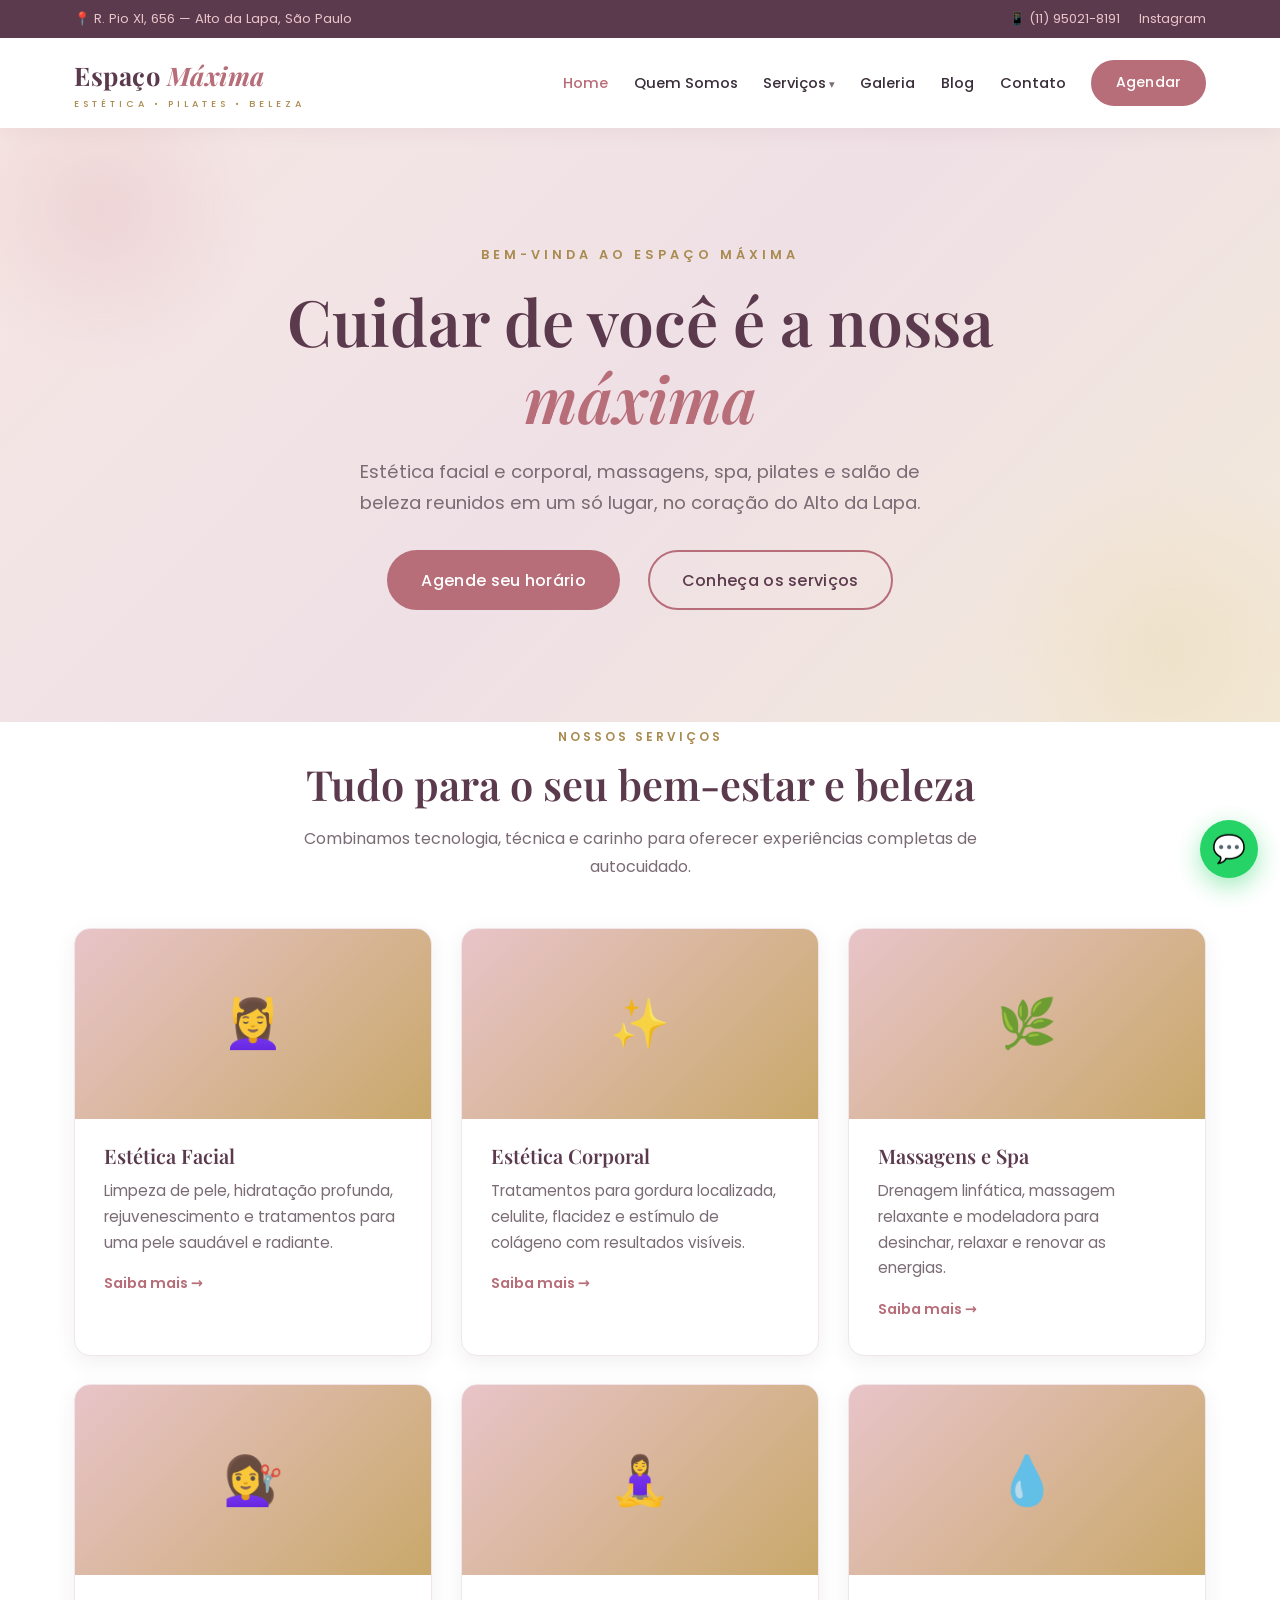
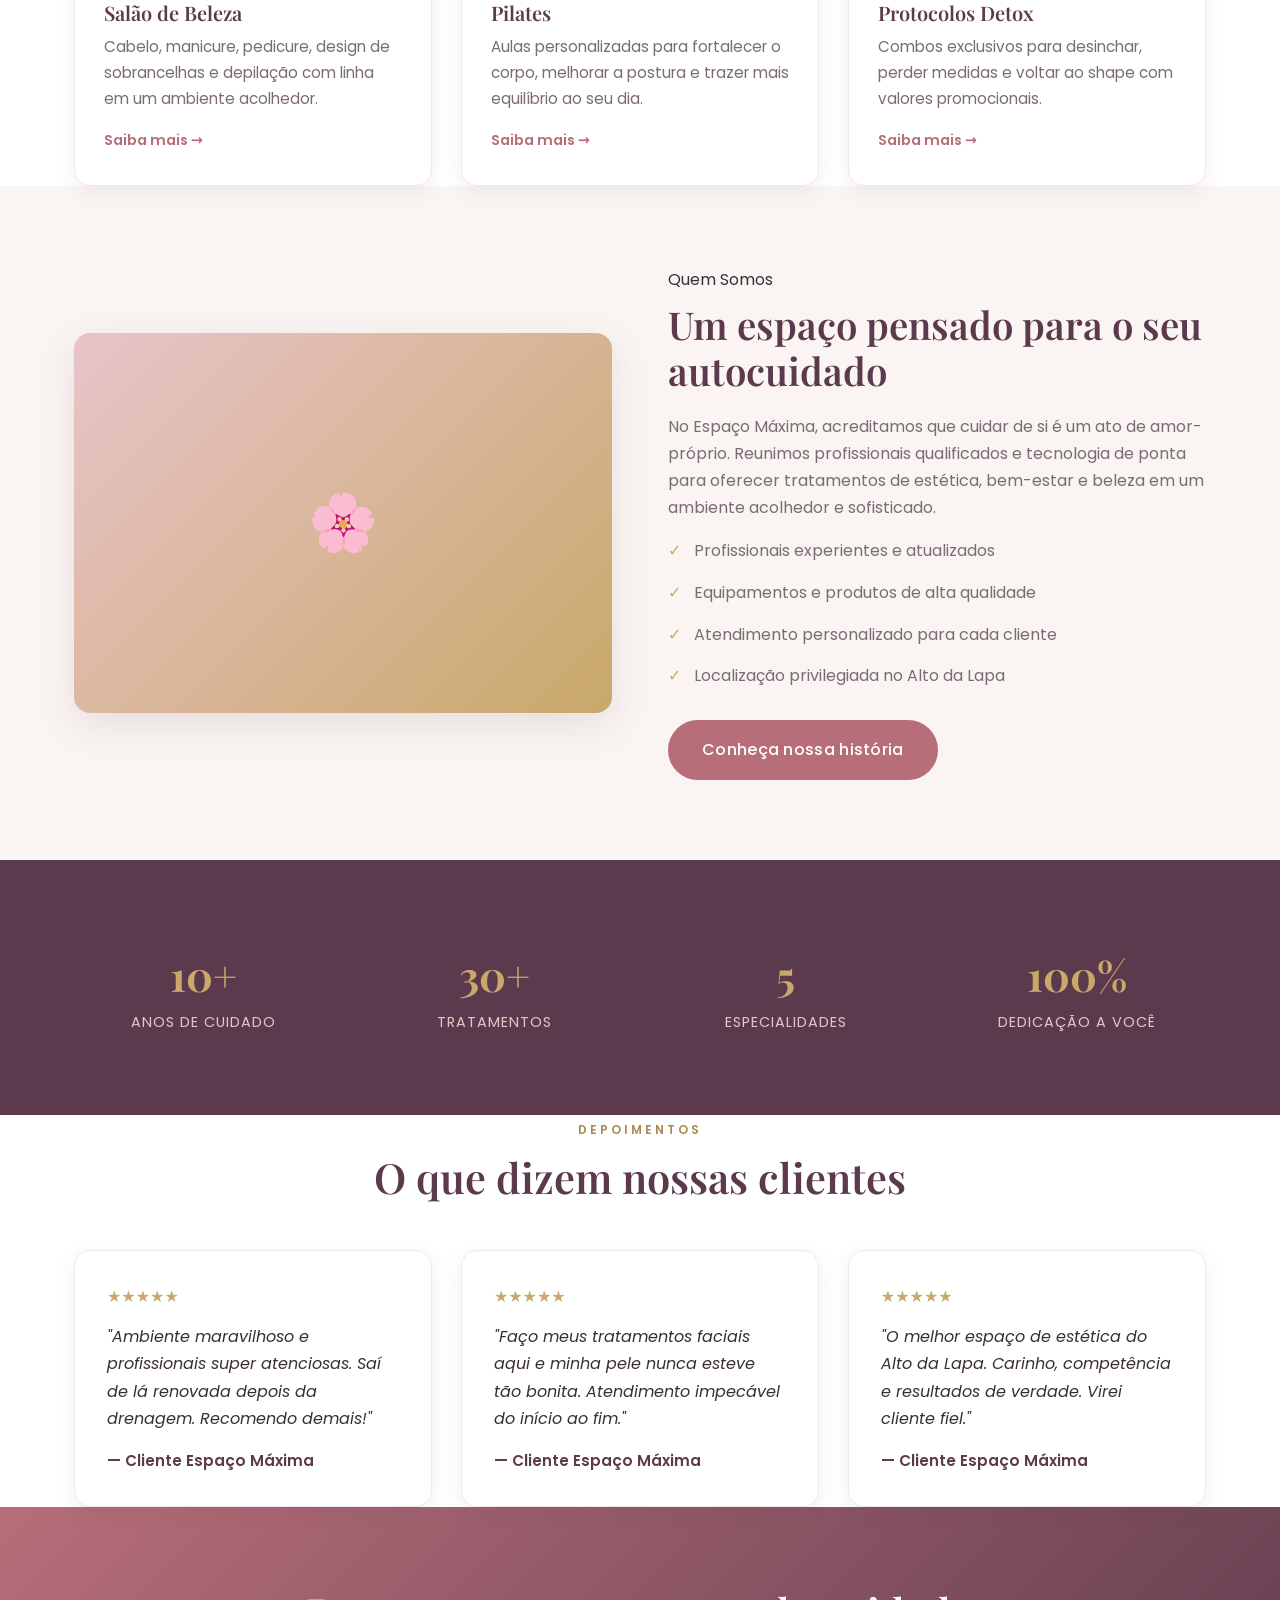
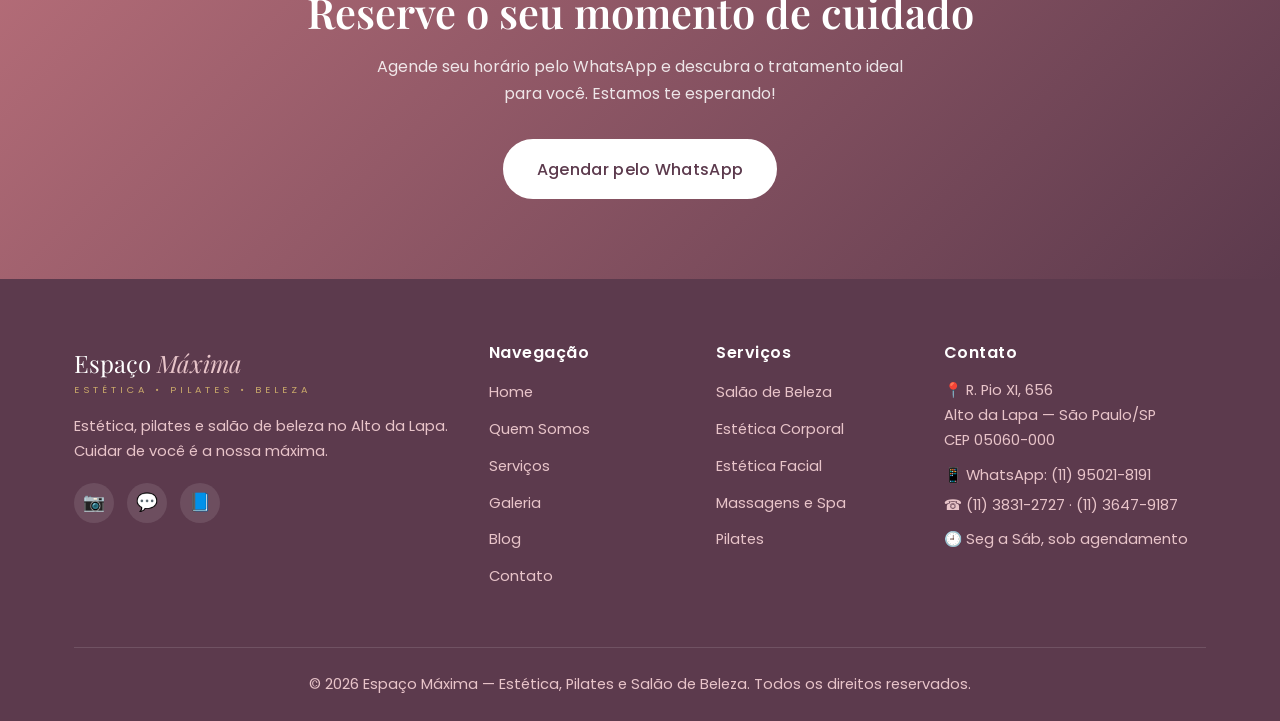
<file: index.html>
<!DOCTYPE html>
<html lang="pt-BR">
<head>
    <meta charset="UTF-8">
    <meta name="viewport" content="width=device-width, initial-scale=1.0">
    <meta name="description" content="Espaço Máxima — Estética, Pilates e Salão de Beleza no Alto da Lapa, São Paulo. Tratamentos faciais e corporais, massagens, spa, depilação e beleza.">
    <meta name="keywords" content="estética, pilates, salão de beleza, massagem, spa, drenagem linfática, alto da lapa, são paulo, espaço máxima">
    <title>Espaço Máxima — Estética, Pilates e Salão de Beleza | Alto da Lapa</title>
    <link rel="preconnect" href="https://fonts.googleapis.com">
    <link rel="preconnect" href="https://fonts.gstatic.com" crossorigin>
    <link href="https://fonts.googleapis.com/css2?family=Playfair+Display:ital,wght@0,500;0,600;0,700;1,500;1,600&family=Poppins:wght@300;400;500;600&display=swap" rel="stylesheet">
    <link rel="stylesheet" href="css/style.css">
</head>
<body>
    <!-- HEADER -->
    <header>
        <div class="topbar">
            <div class="container">
                <span>📍 R. Pio XI, 656 — Alto da Lapa, São Paulo</span>
                <div class="tb-right">
                    <a href="tel:+5511950218191">📱 (11) 95021-8191</a>
                    <a href="https://www.instagram.com/espacomaxima/" target="_blank" rel="noopener">Instagram</a>
                </div>
            </div>
        </div>
        <nav class="navbar">
            <a href="index.html" class="logo">Espaço <span>Máxima</span><small>Estética • Pilates • Beleza</small></a>
            <div class="menu-toggle"><span></span><span></span><span></span></div>
            <ul class="nav-menu">
                <li><a href="index.html" class="active">Home</a></li>
                <li><a href="quem-somos.html">Quem Somos</a></li>
                <li class="has-dropdown">
                    <a href="servicos.html">Serviços</a>
                    <ul class="dropdown">
                        <li><a href="salao-de-beleza.html">Salão de Beleza</a></li>
                        <li><a href="estetica-corporal.html">Estética Corporal</a></li>
                        <li><a href="estetica-facial.html">Estética Facial</a></li>
                        <li><a href="massagens-spa.html">Massagens e Spa</a></li>
                        <li><a href="pilates.html">Pilates</a></li>
                    </ul>
                </li>
                <li><a href="galeria.html">Galeria</a></li>
                <li><a href="blog.html">Blog</a></li>
                <li><a href="contato.html">Contato</a></li>
                <li><a href="https://wa.me/5511950218191" class="btn" target="_blank" rel="noopener">Agendar</a></li>
            </ul>
        </nav>
    </header>

    <!-- HERO -->
    <section class="hero">
        <div class="hero-content">
            <span class="eyebrow">Bem-vinda ao Espaço Máxima</span>
            <h1>Cuidar de você é a nossa <em>máxima</em></h1>
            <p>Estética facial e corporal, massagens, spa, pilates e salão de beleza reunidos em um só lugar, no coração do Alto da Lapa.</p>
            <div class="btn-row">
                <a href="https://wa.me/5511950218191" class="btn" target="_blank" rel="noopener">Agende seu horário</a>
                <a href="servicos.html" class="btn btn-outline">Conheça os serviços</a>
            </div>
        </div>
    </section>

    <!-- SERVICES -->
    <section class="container">
        <div class="section-title reveal">
            <span class="eyebrow">Nossos Serviços</span>
            <h2>Tudo para o seu bem-estar e beleza</h2>
            <p>Combinamos tecnologia, técnica e carinho para oferecer experiências completas de autocuidado.</p>
        </div>
        <div class="grid grid-3">
            <div class="card service-card reveal">
                <div class="thumb">💆‍♀️</div>
                <div class="body">
                    <h3>Estética Facial</h3>
                    <p>Limpeza de pele, hidratação profunda, rejuvenescimento e tratamentos para uma pele saudável e radiante.</p>
                    <a href="estetica-facial.html" class="more">Saiba mais →</a>
                </div>
            </div>
            <div class="card service-card reveal">
                <div class="thumb">✨</div>
                <div class="body">
                    <h3>Estética Corporal</h3>
                    <p>Tratamentos para gordura localizada, celulite, flacidez e estímulo de colágeno com resultados visíveis.</p>
                    <a href="estetica-corporal.html" class="more">Saiba mais →</a>
                </div>
            </div>
            <div class="card service-card reveal">
                <div class="thumb">🌿</div>
                <div class="body">
                    <h3>Massagens e Spa</h3>
                    <p>Drenagem linfática, massagem relaxante e modeladora para desinchar, relaxar e renovar as energias.</p>
                    <a href="massagens-spa.html" class="more">Saiba mais →</a>
                </div>
            </div>
            <div class="card service-card reveal">
                <div class="thumb">💇‍♀️</div>
                <div class="body">
                    <h3>Salão de Beleza</h3>
                    <p>Cabelo, manicure, pedicure, design de sobrancelhas e depilação com linha em um ambiente acolhedor.</p>
                    <a href="salao-de-beleza.html" class="more">Saiba mais →</a>
                </div>
            </div>
            <div class="card service-card reveal">
                <div class="thumb">🧘‍♀️</div>
                <div class="body">
                    <h3>Pilates</h3>
                    <p>Aulas personalizadas para fortalecer o corpo, melhorar a postura e trazer mais equilíbrio ao seu dia.</p>
                    <a href="pilates.html" class="more">Saiba mais →</a>
                </div>
            </div>
            <div class="card service-card reveal">
                <div class="thumb">💧</div>
                <div class="body">
                    <h3>Protocolos Detox</h3>
                    <p>Combos exclusivos para desinchar, perder medidas e voltar ao shape com valores promocionais.</p>
                    <a href="servicos.html" class="more">Saiba mais →</a>
                </div>
            </div>
        </div>
    </section>

    <!-- ABOUT SPLIT -->
    <section class="bg-cream">
        <div class="container">
            <div class="split">
                <div class="media reveal">🌸</div>
                <div class="reveal">
                    <span class="section-title eyebrow" style="display:inline-block;margin-bottom:.5rem;">Quem Somos</span>
                    <h2>Um espaço pensado para o seu autocuidado</h2>
                    <p>No Espaço Máxima, acreditamos que cuidar de si é um ato de amor-próprio. Reunimos profissionais qualificados e tecnologia de ponta para oferecer tratamentos de estética, bem-estar e beleza em um ambiente acolhedor e sofisticado.</p>
                    <ul class="features">
                        <li>Profissionais experientes e atualizados</li>
                        <li>Equipamentos e produtos de alta qualidade</li>
                        <li>Atendimento personalizado para cada cliente</li>
                        <li>Localização privilegiada no Alto da Lapa</li>
                    </ul>
                    <a href="quem-somos.html" class="btn">Conheça nossa história</a>
                </div>
            </div>
        </div>
    </section>

    <!-- STATS -->
    <section class="bg-plum">
        <div class="container">
            <div class="stats">
                <div class="reveal"><div class="num">10+</div><div class="label">Anos de cuidado</div></div>
                <div class="reveal"><div class="num">30+</div><div class="label">Tratamentos</div></div>
                <div class="reveal"><div class="num">5</div><div class="label">Especialidades</div></div>
                <div class="reveal"><div class="num">100%</div><div class="label">Dedicação a você</div></div>
            </div>
        </div>
    </section>

    <!-- TESTIMONIALS -->
    <section class="container">
        <div class="section-title reveal">
            <span class="eyebrow">Depoimentos</span>
            <h2>O que dizem nossas clientes</h2>
        </div>
        <div class="grid grid-3">
            <div class="quote reveal">
                <div class="stars">★★★★★</div>
                <p>"Ambiente maravilhoso e profissionais super atenciosas. Saí de lá renovada depois da drenagem. Recomendo demais!"</p>
                <div class="who">— Cliente Espaço Máxima</div>
            </div>
            <div class="quote reveal">
                <div class="stars">★★★★★</div>
                <p>"Faço meus tratamentos faciais aqui e minha pele nunca esteve tão bonita. Atendimento impecável do início ao fim."</p>
                <div class="who">— Cliente Espaço Máxima</div>
            </div>
            <div class="quote reveal">
                <div class="stars">★★★★★</div>
                <p>"O melhor espaço de estética do Alto da Lapa. Carinho, competência e resultados de verdade. Virei cliente fiel."</p>
                <div class="who">— Cliente Espaço Máxima</div>
            </div>
        </div>
    </section>

    <!-- CTA -->
    <section class="cta-band">
        <div class="container">
            <h2>Reserve o seu momento de cuidado</h2>
            <p>Agende seu horário pelo WhatsApp e descubra o tratamento ideal para você. Estamos te esperando!</p>
            <a href="https://wa.me/5511950218191" class="btn" target="_blank" rel="noopener">Agendar pelo WhatsApp</a>
        </div>
    </section>

    <!-- FOOTER -->
    <footer>
        <div class="container">
            <div class="footer-grid">
                <div>
                    <div class="footer-logo">Espaço <span>Máxima</span><small>Estética • Pilates • Beleza</small></div>
                    <p style="margin-top:1rem;">Estética, pilates e salão de beleza no Alto da Lapa. Cuidar de você é a nossa máxima.</p>
                    <div class="social">
                        <a href="https://www.instagram.com/espacomaxima/" target="_blank" rel="noopener" aria-label="Instagram">📷</a>
                        <a href="https://wa.me/5511950218191" target="_blank" rel="noopener" aria-label="WhatsApp">💬</a>
                        <a href="https://www.facebook.com/" target="_blank" rel="noopener" aria-label="Facebook">📘</a>
                    </div>
                </div>
                <div>
                    <h4>Navegação</h4>
                    <ul>
                        <li><a href="index.html">Home</a></li>
                        <li><a href="quem-somos.html">Quem Somos</a></li>
                        <li><a href="servicos.html">Serviços</a></li>
                        <li><a href="galeria.html">Galeria</a></li>
                        <li><a href="blog.html">Blog</a></li>
                        <li><a href="contato.html">Contato</a></li>
                    </ul>
                </div>
                <div>
                    <h4>Serviços</h4>
                    <ul>
                        <li><a href="salao-de-beleza.html">Salão de Beleza</a></li>
                        <li><a href="estetica-corporal.html">Estética Corporal</a></li>
                        <li><a href="estetica-facial.html">Estética Facial</a></li>
                        <li><a href="massagens-spa.html">Massagens e Spa</a></li>
                        <li><a href="pilates.html">Pilates</a></li>
                    </ul>
                </div>
                <div>
                    <h4>Contato</h4>
                    <p>📍 R. Pio XI, 656<br>Alto da Lapa — São Paulo/SP<br>CEP 05060-000</p>
                    <p style="margin-top:.6rem;">📱 WhatsApp: <a href="https://wa.me/5511950218191" target="_blank" rel="noopener">(11) 95021-8191</a></p>
                    <p style="margin-top:.3rem;">☎️ <a href="tel:+551138312727">(11) 3831-2727</a> · <a href="tel:+551136479187">(11) 3647-9187</a></p>
                    <p style="margin-top:.6rem;">🕘 Seg a Sáb, sob agendamento</p>
                </div>
            </div>
            <div class="footer-bottom">
                <p>© 2026 Espaço Máxima — Estética, Pilates e Salão de Beleza. Todos os direitos reservados.</p>
            </div>
        </div>
    </footer>

    <a href="https://wa.me/5511950218191" class="wa-float" target="_blank" rel="noopener" aria-label="WhatsApp">💬</a>
    <script src="js/main.js"></script>
</body>
</html>
</file>
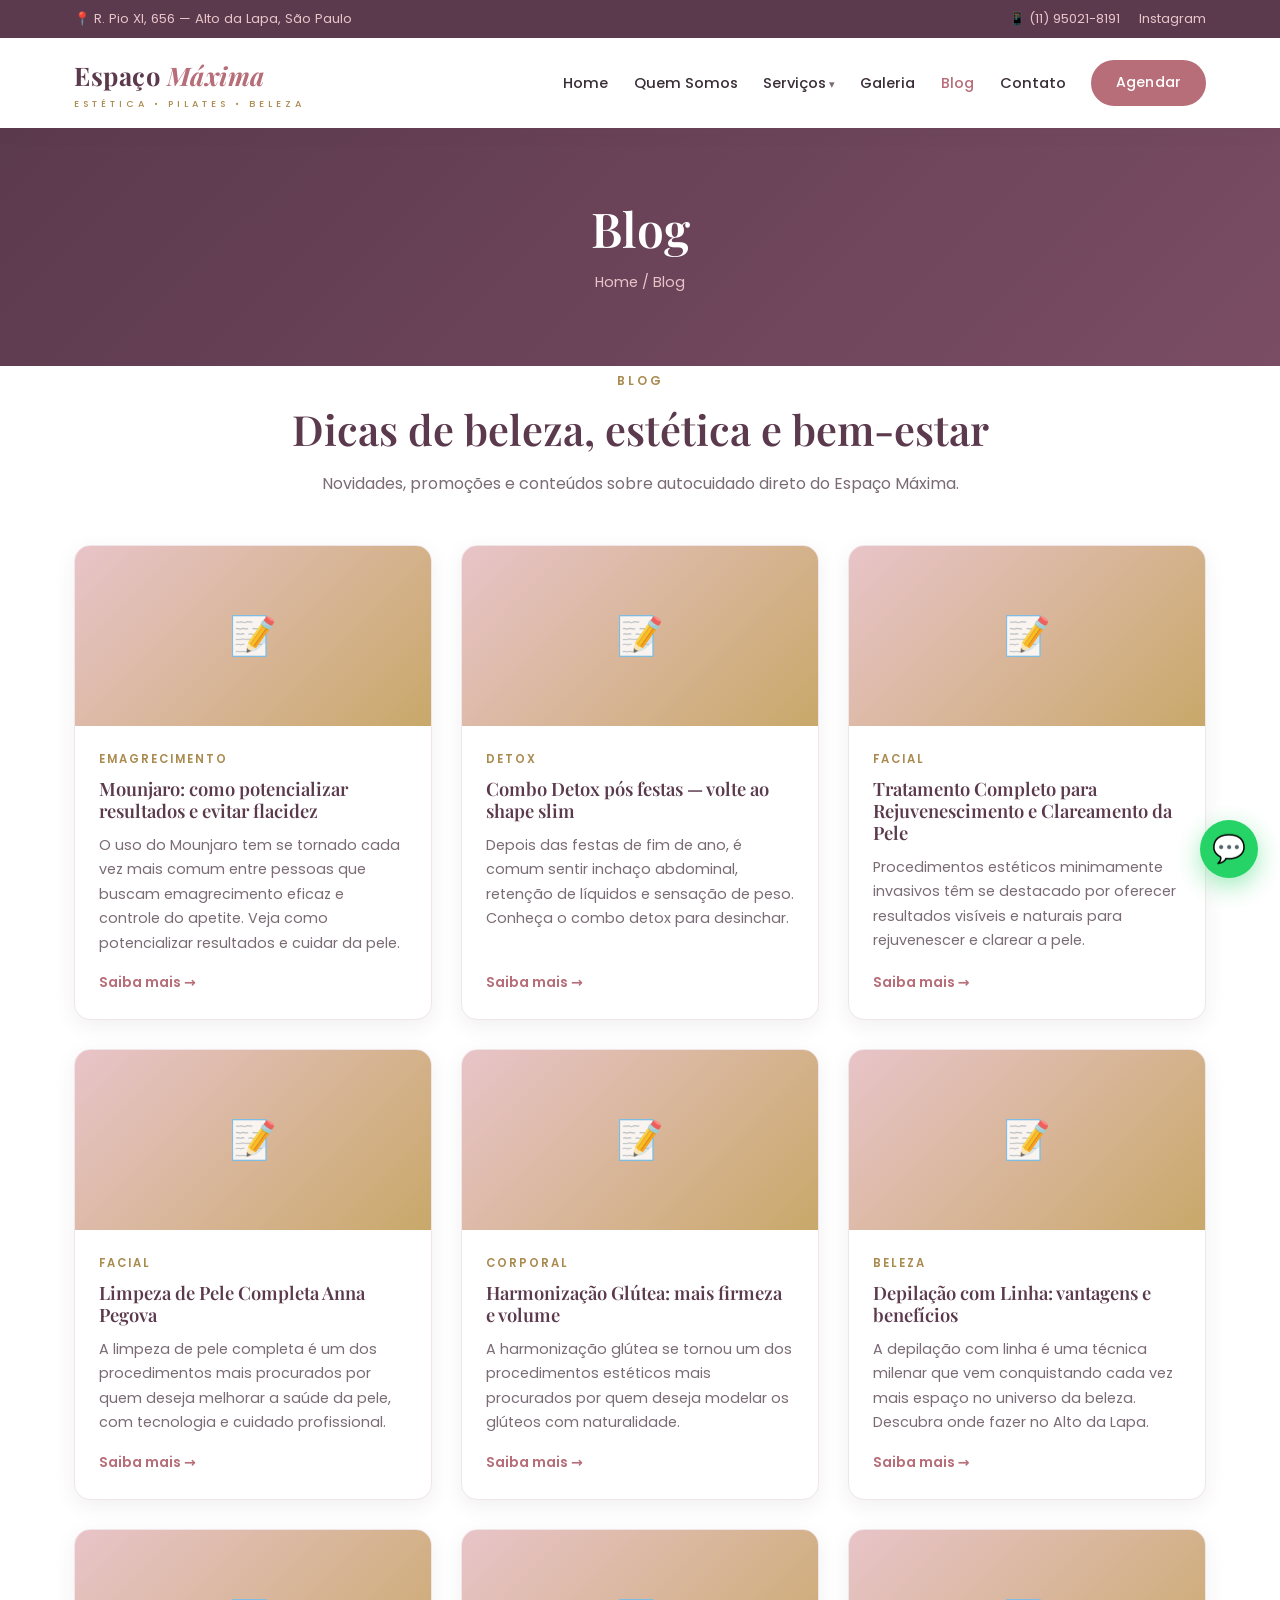
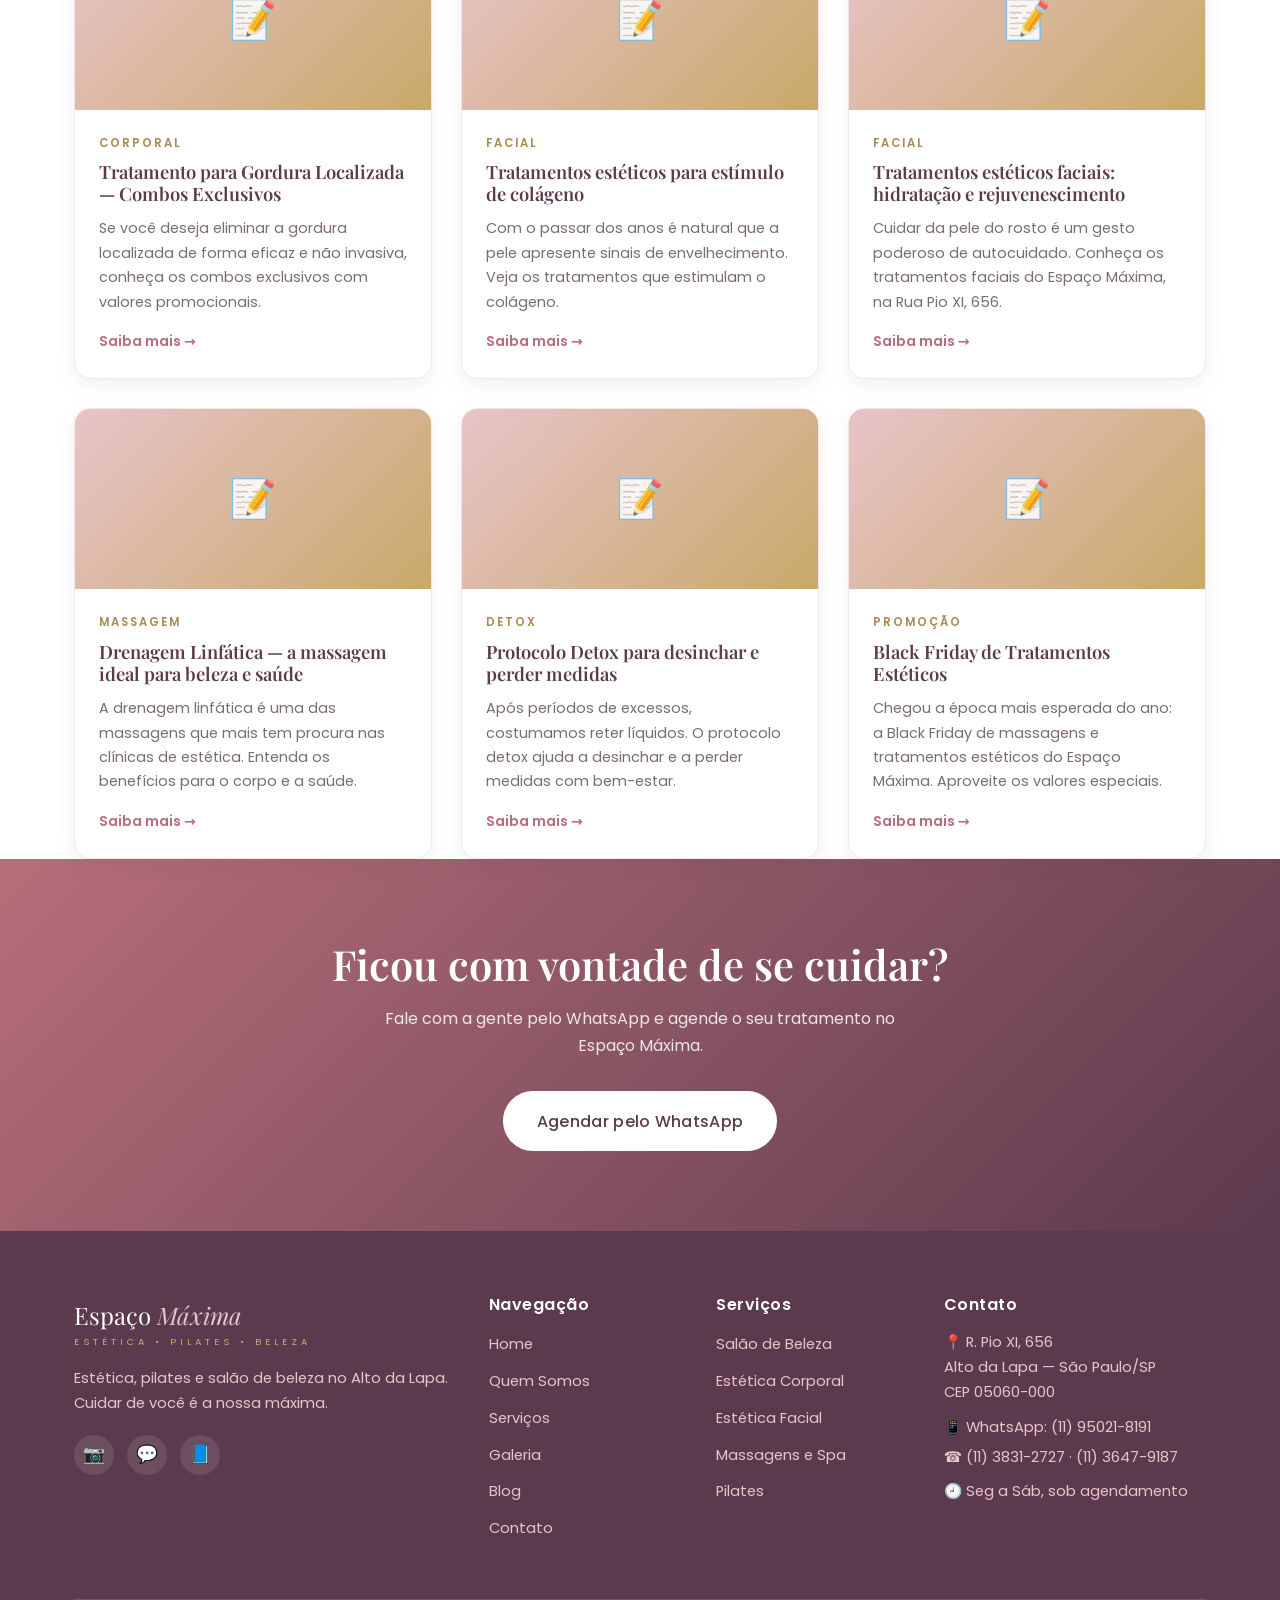
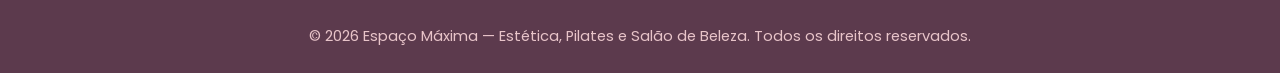
<file: blog.html>
<!DOCTYPE html>
<html lang="pt-BR">
<head>
    <meta charset="UTF-8">
    <meta name="viewport" content="width=device-width, initial-scale=1.0">
    <meta name="description" content="Blog do Espaço Máxima: dicas de estética, beleza, bem-estar, promoções e novidades no Alto da Lapa, São Paulo.">
    <title>Blog — Espaço Máxima</title>
    <link rel="preconnect" href="https://fonts.googleapis.com">
    <link rel="preconnect" href="https://fonts.gstatic.com" crossorigin>
    <link href="https://fonts.googleapis.com/css2?family=Playfair+Display:ital,wght@0,500;0,600;0,700;1,500;1,600&family=Poppins:wght@300;400;500;600&display=swap" rel="stylesheet">
    <link rel="stylesheet" href="css/style.css">
</head>
<body>
    <header>
        <div class="topbar">
            <div class="container">
                <span>📍 R. Pio XI, 656 — Alto da Lapa, São Paulo</span>
                <div class="tb-right">
                    <a href="tel:+5511950218191">📱 (11) 95021-8191</a>
                    <a href="https://www.instagram.com/espacomaxima/" target="_blank" rel="noopener">Instagram</a>
                </div>
            </div>
        </div>
        <nav class="navbar">
            <a href="index.html" class="logo">Espaço <span>Máxima</span><small>Estética • Pilates • Beleza</small></a>
            <div class="menu-toggle"><span></span><span></span><span></span></div>
            <ul class="nav-menu">
                <li><a href="index.html">Home</a></li>
                <li><a href="quem-somos.html">Quem Somos</a></li>
                <li class="has-dropdown">
                    <a href="servicos.html">Serviços</a>
                    <ul class="dropdown">
                        <li><a href="salao-de-beleza.html">Salão de Beleza</a></li>
                        <li><a href="estetica-corporal.html">Estética Corporal</a></li>
                        <li><a href="estetica-facial.html">Estética Facial</a></li>
                        <li><a href="massagens-spa.html">Massagens e Spa</a></li>
                        <li><a href="pilates.html">Pilates</a></li>
                    </ul>
                </li>
                <li><a href="galeria.html">Galeria</a></li>
                <li><a href="blog.html" class="active">Blog</a></li>
                <li><a href="contato.html">Contato</a></li>
                <li><a href="https://wa.me/5511950218191" class="btn" target="_blank" rel="noopener">Agendar</a></li>
            </ul>
        </nav>
    </header>

    <section class="page-banner">
        <div class="container">
            <h1>Blog</h1>
            <div class="crumb"><a href="index.html">Home</a> / Blog</div>
        </div>
    </section>

    <section class="container">
        <div class="section-title reveal">
            <span class="eyebrow">Blog</span>
            <h2>Dicas de beleza, estética e bem-estar</h2>
            <p>Novidades, promoções e conteúdos sobre autocuidado direto do Espaço Máxima.</p>
        </div>
        <div class="grid grid-3">
            <article class="post-card reveal">
                <div class="thumb">📝</div>
                <div class="body">
                    <span class="tag">Emagrecimento</span>
                    <h3>Mounjaro: como potencializar resultados e evitar flacidez</h3>
                    <p>O uso do Mounjaro tem se tornado cada vez mais comum entre pessoas que buscam emagrecimento eficaz e controle do apetite. Veja como potencializar resultados e cuidar da pele.</p>
                    <a href="https://wa.me/5511950218191" class="more" target="_blank" rel="noopener">Saiba mais →</a>
                </div>
            </article>
            <article class="post-card reveal">
                <div class="thumb">📝</div>
                <div class="body">
                    <span class="tag">Detox</span>
                    <h3>Combo Detox pós festas — volte ao shape slim</h3>
                    <p>Depois das festas de fim de ano, é comum sentir inchaço abdominal, retenção de líquidos e sensação de peso. Conheça o combo detox para desinchar.</p>
                    <a href="https://wa.me/5511950218191" class="more" target="_blank" rel="noopener">Saiba mais →</a>
                </div>
            </article>
            <article class="post-card reveal">
                <div class="thumb">📝</div>
                <div class="body">
                    <span class="tag">Facial</span>
                    <h3>Tratamento Completo para Rejuvenescimento e Clareamento da Pele</h3>
                    <p>Procedimentos estéticos minimamente invasivos têm se destacado por oferecer resultados visíveis e naturais para rejuvenescer e clarear a pele.</p>
                    <a href="https://wa.me/5511950218191" class="more" target="_blank" rel="noopener">Saiba mais →</a>
                </div>
            </article>
            <article class="post-card reveal">
                <div class="thumb">📝</div>
                <div class="body">
                    <span class="tag">Facial</span>
                    <h3>Limpeza de Pele Completa Anna Pegova</h3>
                    <p>A limpeza de pele completa é um dos procedimentos mais procurados por quem deseja melhorar a saúde da pele, com tecnologia e cuidado profissional.</p>
                    <a href="https://wa.me/5511950218191" class="more" target="_blank" rel="noopener">Saiba mais →</a>
                </div>
            </article>
            <article class="post-card reveal">
                <div class="thumb">📝</div>
                <div class="body">
                    <span class="tag">Corporal</span>
                    <h3>Harmonização Glútea: mais firmeza e volume</h3>
                    <p>A harmonização glútea se tornou um dos procedimentos estéticos mais procurados por quem deseja modelar os glúteos com naturalidade.</p>
                    <a href="https://wa.me/5511950218191" class="more" target="_blank" rel="noopener">Saiba mais →</a>
                </div>
            </article>
            <article class="post-card reveal">
                <div class="thumb">📝</div>
                <div class="body">
                    <span class="tag">Beleza</span>
                    <h3>Depilação com Linha: vantagens e benefícios</h3>
                    <p>A depilação com linha é uma técnica milenar que vem conquistando cada vez mais espaço no universo da beleza. Descubra onde fazer no Alto da Lapa.</p>
                    <a href="https://wa.me/5511950218191" class="more" target="_blank" rel="noopener">Saiba mais →</a>
                </div>
            </article>
            <article class="post-card reveal">
                <div class="thumb">📝</div>
                <div class="body">
                    <span class="tag">Corporal</span>
                    <h3>Tratamento para Gordura Localizada — Combos Exclusivos</h3>
                    <p>Se você deseja eliminar a gordura localizada de forma eficaz e não invasiva, conheça os combos exclusivos com valores promocionais.</p>
                    <a href="https://wa.me/5511950218191" class="more" target="_blank" rel="noopener">Saiba mais →</a>
                </div>
            </article>
            <article class="post-card reveal">
                <div class="thumb">📝</div>
                <div class="body">
                    <span class="tag">Facial</span>
                    <h3>Tratamentos estéticos para estímulo de colágeno</h3>
                    <p>Com o passar dos anos é natural que a pele apresente sinais de envelhecimento. Veja os tratamentos que estimulam o colágeno.</p>
                    <a href="https://wa.me/5511950218191" class="more" target="_blank" rel="noopener">Saiba mais →</a>
                </div>
            </article>
            <article class="post-card reveal">
                <div class="thumb">📝</div>
                <div class="body">
                    <span class="tag">Facial</span>
                    <h3>Tratamentos estéticos faciais: hidratação e rejuvenescimento</h3>
                    <p>Cuidar da pele do rosto é um gesto poderoso de autocuidado. Conheça os tratamentos faciais do Espaço Máxima, na Rua Pio XI, 656.</p>
                    <a href="https://wa.me/5511950218191" class="more" target="_blank" rel="noopener">Saiba mais →</a>
                </div>
            </article>
            <article class="post-card reveal">
                <div class="thumb">📝</div>
                <div class="body">
                    <span class="tag">Massagem</span>
                    <h3>Drenagem Linfática — a massagem ideal para beleza e saúde</h3>
                    <p>A drenagem linfática é uma das massagens que mais tem procura nas clínicas de estética. Entenda os benefícios para o corpo e a saúde.</p>
                    <a href="https://wa.me/5511950218191" class="more" target="_blank" rel="noopener">Saiba mais →</a>
                </div>
            </article>
            <article class="post-card reveal">
                <div class="thumb">📝</div>
                <div class="body">
                    <span class="tag">Detox</span>
                    <h3>Protocolo Detox para desinchar e perder medidas</h3>
                    <p>Após períodos de excessos, costumamos reter líquidos. O protocolo detox ajuda a desinchar e a perder medidas com bem-estar.</p>
                    <a href="https://wa.me/5511950218191" class="more" target="_blank" rel="noopener">Saiba mais →</a>
                </div>
            </article>
            <article class="post-card reveal">
                <div class="thumb">📝</div>
                <div class="body">
                    <span class="tag">Promoção</span>
                    <h3>Black Friday de Tratamentos Estéticos</h3>
                    <p>Chegou a época mais esperada do ano: a Black Friday de massagens e tratamentos estéticos do Espaço Máxima. Aproveite os valores especiais.</p>
                    <a href="https://wa.me/5511950218191" class="more" target="_blank" rel="noopener">Saiba mais →</a>
                </div>
            </article>
        </div>
    </section>

    <section class="cta-band">
        <div class="container">
            <h2>Ficou com vontade de se cuidar?</h2>
            <p>Fale com a gente pelo WhatsApp e agende o seu tratamento no Espaço Máxima.</p>
            <a href="https://wa.me/5511950218191" class="btn" target="_blank" rel="noopener">Agendar pelo WhatsApp</a>
        </div>
    </section>

    <footer>
        <div class="container">
            <div class="footer-grid">
                <div>
                    <div class="footer-logo">Espaço <span>Máxima</span><small>Estética • Pilates • Beleza</small></div>
                    <p style="margin-top:1rem;">Estética, pilates e salão de beleza no Alto da Lapa. Cuidar de você é a nossa máxima.</p>
                    <div class="social">
                        <a href="https://www.instagram.com/espacomaxima/" target="_blank" rel="noopener" aria-label="Instagram">📷</a>
                        <a href="https://wa.me/5511950218191" target="_blank" rel="noopener" aria-label="WhatsApp">💬</a>
                        <a href="https://www.facebook.com/" target="_blank" rel="noopener" aria-label="Facebook">📘</a>
                    </div>
                </div>
                <div>
                    <h4>Navegação</h4>
                    <ul>
                        <li><a href="index.html">Home</a></li>
                        <li><a href="quem-somos.html">Quem Somos</a></li>
                        <li><a href="servicos.html">Serviços</a></li>
                        <li><a href="galeria.html">Galeria</a></li>
                        <li><a href="blog.html">Blog</a></li>
                        <li><a href="contato.html">Contato</a></li>
                    </ul>
                </div>
                <div>
                    <h4>Serviços</h4>
                    <ul>
                        <li><a href="salao-de-beleza.html">Salão de Beleza</a></li>
                        <li><a href="estetica-corporal.html">Estética Corporal</a></li>
                        <li><a href="estetica-facial.html">Estética Facial</a></li>
                        <li><a href="massagens-spa.html">Massagens e Spa</a></li>
                        <li><a href="pilates.html">Pilates</a></li>
                    </ul>
                </div>
                <div>
                    <h4>Contato</h4>
                    <p>📍 R. Pio XI, 656<br>Alto da Lapa — São Paulo/SP<br>CEP 05060-000</p>
                    <p style="margin-top:.6rem;">📱 WhatsApp: <a href="https://wa.me/5511950218191" target="_blank" rel="noopener">(11) 95021-8191</a></p>
                    <p style="margin-top:.3rem;">☎️ <a href="tel:+551138312727">(11) 3831-2727</a> · <a href="tel:+551136479187">(11) 3647-9187</a></p>
                    <p style="margin-top:.6rem;">🕘 Seg a Sáb, sob agendamento</p>
                </div>
            </div>
            <div class="footer-bottom">
                <p>© 2026 Espaço Máxima — Estética, Pilates e Salão de Beleza. Todos os direitos reservados.</p>
            </div>
        </div>
    </footer>

    <a href="https://wa.me/5511950218191" class="wa-float" target="_blank" rel="noopener" aria-label="WhatsApp">💬</a>
    <script src="js/main.js"></script>
</body>
</html>
</file>
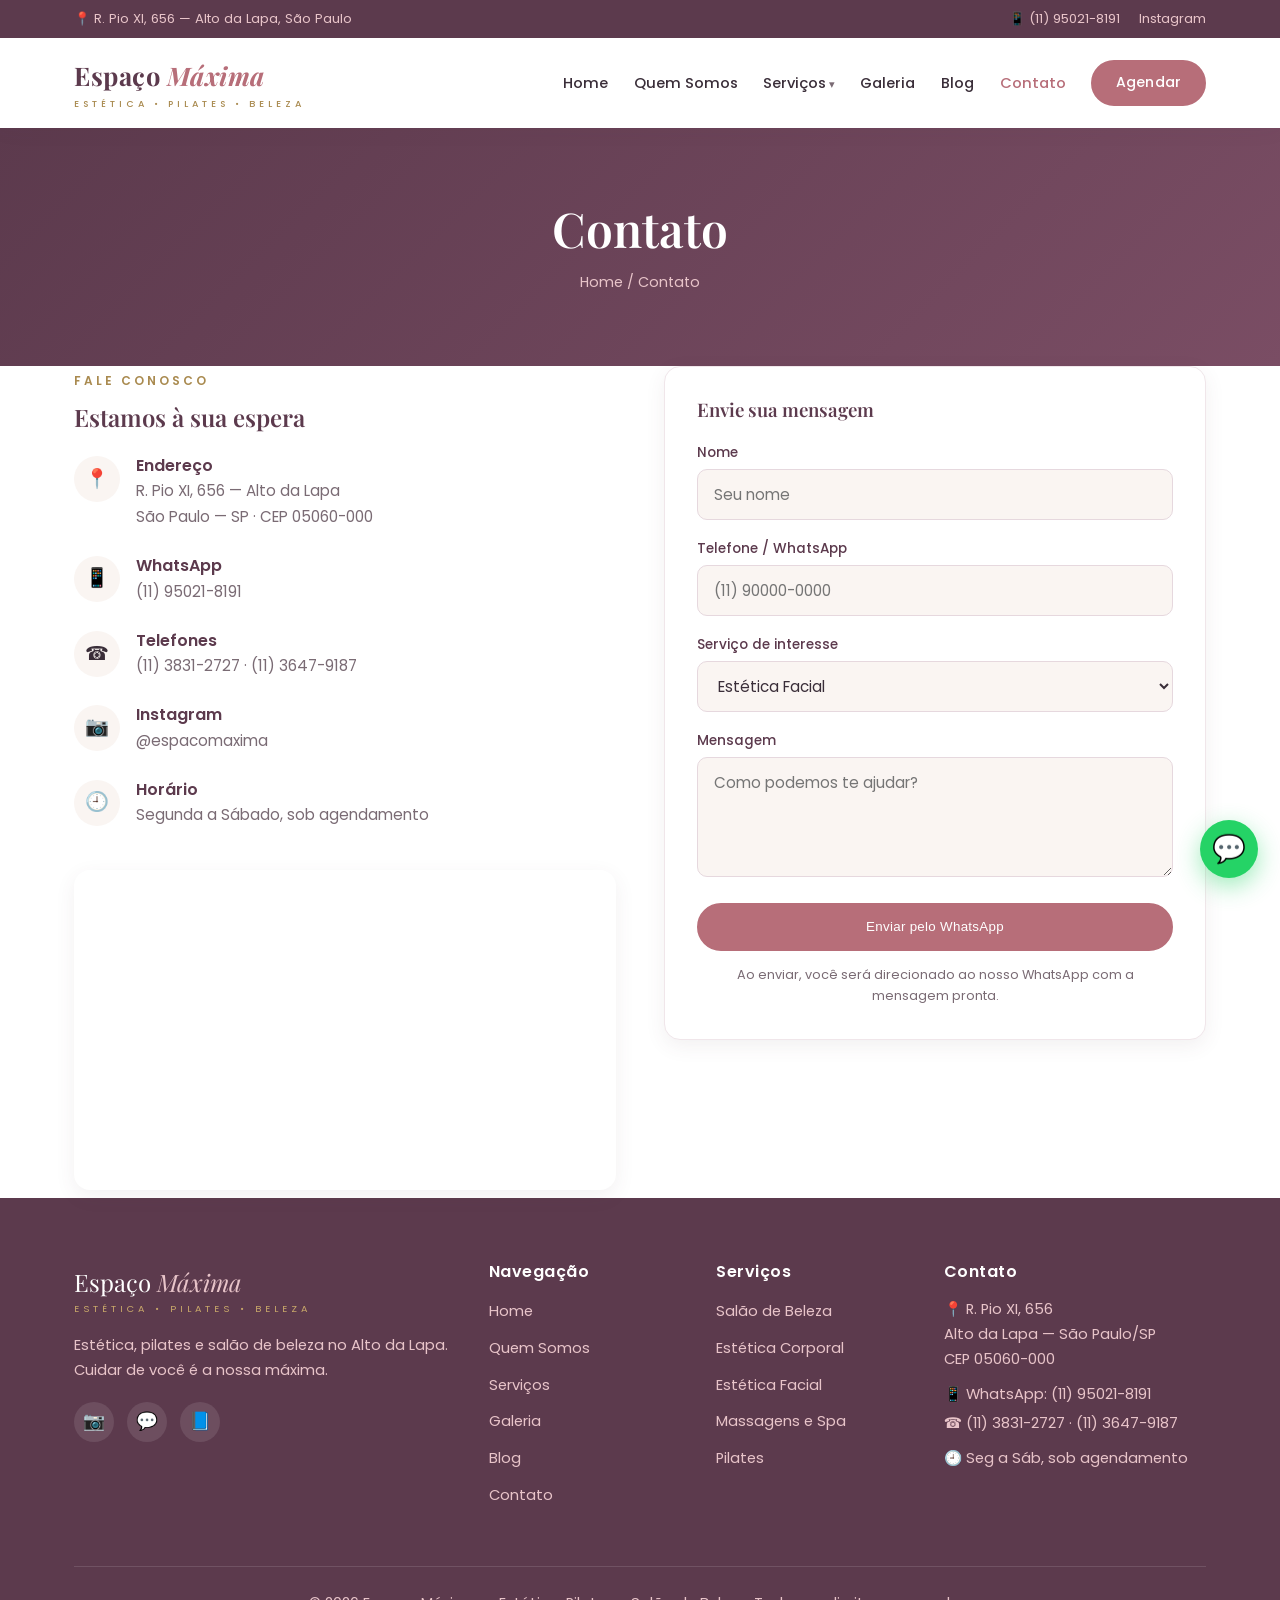
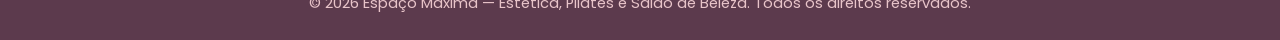
<file: contato.html>
<!DOCTYPE html>
<html lang="pt-BR">
<head>
    <meta charset="UTF-8">
    <meta name="viewport" content="width=device-width, initial-scale=1.0">
    <meta name="description" content="Entre em contato com o Espaço Máxima — R. Pio XI, 656, Alto da Lapa, São Paulo. WhatsApp (11) 95021-8191.">
    <title>Contato — Espaço Máxima</title>
    <link rel="preconnect" href="https://fonts.googleapis.com">
    <link rel="preconnect" href="https://fonts.gstatic.com" crossorigin>
    <link href="https://fonts.googleapis.com/css2?family=Playfair+Display:ital,wght@0,500;0,600;0,700;1,500;1,600&family=Poppins:wght@300;400;500;600&display=swap" rel="stylesheet">
    <link rel="stylesheet" href="css/style.css">
</head>
<body>
    <header>
        <div class="topbar">
            <div class="container">
                <span>📍 R. Pio XI, 656 — Alto da Lapa, São Paulo</span>
                <div class="tb-right">
                    <a href="tel:+5511950218191">📱 (11) 95021-8191</a>
                    <a href="https://www.instagram.com/espacomaxima/" target="_blank" rel="noopener">Instagram</a>
                </div>
            </div>
        </div>
        <nav class="navbar">
            <a href="index.html" class="logo">Espaço <span>Máxima</span><small>Estética • Pilates • Beleza</small></a>
            <div class="menu-toggle"><span></span><span></span><span></span></div>
            <ul class="nav-menu">
                <li><a href="index.html">Home</a></li>
                <li><a href="quem-somos.html">Quem Somos</a></li>
                <li class="has-dropdown">
                    <a href="servicos.html">Serviços</a>
                    <ul class="dropdown">
                        <li><a href="salao-de-beleza.html">Salão de Beleza</a></li>
                        <li><a href="estetica-corporal.html">Estética Corporal</a></li>
                        <li><a href="estetica-facial.html">Estética Facial</a></li>
                        <li><a href="massagens-spa.html">Massagens e Spa</a></li>
                        <li><a href="pilates.html">Pilates</a></li>
                    </ul>
                </li>
                <li><a href="galeria.html">Galeria</a></li>
                <li><a href="blog.html">Blog</a></li>
                <li><a href="contato.html" class="active">Contato</a></li>
                <li><a href="https://wa.me/5511950218191" class="btn" target="_blank" rel="noopener">Agendar</a></li>
            </ul>
        </nav>
    </header>

    <section class="page-banner">
        <div class="container">
            <h1>Contato</h1>
            <div class="crumb"><a href="index.html">Home</a> / Contato</div>
        </div>
    </section>

    <section class="container">
        <div class="contact-grid">
            <div class="reveal">
                <span class="eyebrow" style="color:var(--gold-dark);text-transform:uppercase;letter-spacing:3px;font-size:.75rem;font-weight:600;">Fale conosco</span>
                <h2 style="margin:.6rem 0 1.5rem;">Estamos à sua espera</h2>
                <div class="info-item">
                    <div class="ic">📍</div>
                    <div><h4>Endereço</h4><p>R. Pio XI, 656 — Alto da Lapa<br>São Paulo — SP · CEP 05060-000</p></div>
                </div>
                <div class="info-item">
                    <div class="ic">📱</div>
                    <div><h4>WhatsApp</h4><a href="https://wa.me/5511950218191" target="_blank" rel="noopener">(11) 95021-8191</a></div>
                </div>
                <div class="info-item">
                    <div class="ic">☎️</div>
                    <div><h4>Telefones</h4><p><a href="tel:+551138312727">(11) 3831-2727</a> · <a href="tel:+551136479187">(11) 3647-9187</a></p></div>
                </div>
                <div class="info-item">
                    <div class="ic">📷</div>
                    <div><h4>Instagram</h4><a href="https://www.instagram.com/espacomaxima/" target="_blank" rel="noopener">@espacomaxima</a></div>
                </div>
                <div class="info-item">
                    <div class="ic">🕘</div>
                    <div><h4>Horário</h4><p>Segunda a Sábado, sob agendamento</p></div>
                </div>
                <iframe class="map-embed" style="margin-top:1rem;height:280px;"
                    src="https://www.google.com/maps?q=R.+Pio+XI,+656+-+Alto+da+Lapa,+S%C3%A3o+Paulo&output=embed"
                    loading="lazy" referrerpolicy="no-referrer-when-downgrade" title="Mapa Espaço Máxima"></iframe>
            </div>
            <div class="reveal">
                <form class="contact-form">
                    <h3 style="margin-bottom:1.2rem;">Envie sua mensagem</h3>
                    <div class="form-group">
                        <label for="nome">Nome</label>
                        <input type="text" id="nome" name="nome" placeholder="Seu nome" required>
                    </div>
                    <div class="form-group">
                        <label for="telefone">Telefone / WhatsApp</label>
                        <input type="tel" id="telefone" name="telefone" placeholder="(11) 90000-0000">
                    </div>
                    <div class="form-group">
                        <label for="servico">Serviço de interesse</label>
                        <select id="servico" name="servico">
                            <option>Estética Facial</option>
                            <option>Estética Corporal</option>
                            <option>Massagens e Spa</option>
                            <option>Salão de Beleza</option>
                            <option>Pilates</option>
                            <option>Outro</option>
                        </select>
                    </div>
                    <div class="form-group">
                        <label for="mensagem">Mensagem</label>
                        <textarea id="mensagem" name="mensagem" placeholder="Como podemos te ajudar?"></textarea>
                    </div>
                    <button type="submit" class="btn" style="width:100%;">Enviar pelo WhatsApp</button>
                    <p style="font-size:.8rem;color:var(--muted);margin-top:.8rem;text-align:center;">Ao enviar, você será direcionado ao nosso WhatsApp com a mensagem pronta.</p>
                </form>
            </div>
        </div>
    </section>

    <footer>
        <div class="container">
            <div class="footer-grid">
                <div>
                    <div class="footer-logo">Espaço <span>Máxima</span><small>Estética • Pilates • Beleza</small></div>
                    <p style="margin-top:1rem;">Estética, pilates e salão de beleza no Alto da Lapa. Cuidar de você é a nossa máxima.</p>
                    <div class="social">
                        <a href="https://www.instagram.com/espacomaxima/" target="_blank" rel="noopener" aria-label="Instagram">📷</a>
                        <a href="https://wa.me/5511950218191" target="_blank" rel="noopener" aria-label="WhatsApp">💬</a>
                        <a href="https://www.facebook.com/" target="_blank" rel="noopener" aria-label="Facebook">📘</a>
                    </div>
                </div>
                <div>
                    <h4>Navegação</h4>
                    <ul>
                        <li><a href="index.html">Home</a></li>
                        <li><a href="quem-somos.html">Quem Somos</a></li>
                        <li><a href="servicos.html">Serviços</a></li>
                        <li><a href="galeria.html">Galeria</a></li>
                        <li><a href="blog.html">Blog</a></li>
                        <li><a href="contato.html">Contato</a></li>
                    </ul>
                </div>
                <div>
                    <h4>Serviços</h4>
                    <ul>
                        <li><a href="salao-de-beleza.html">Salão de Beleza</a></li>
                        <li><a href="estetica-corporal.html">Estética Corporal</a></li>
                        <li><a href="estetica-facial.html">Estética Facial</a></li>
                        <li><a href="massagens-spa.html">Massagens e Spa</a></li>
                        <li><a href="pilates.html">Pilates</a></li>
                    </ul>
                </div>
                <div>
                    <h4>Contato</h4>
                    <p>📍 R. Pio XI, 656<br>Alto da Lapa — São Paulo/SP<br>CEP 05060-000</p>
                    <p style="margin-top:.6rem;">📱 WhatsApp: <a href="https://wa.me/5511950218191" target="_blank" rel="noopener">(11) 95021-8191</a></p>
                    <p style="margin-top:.3rem;">☎️ <a href="tel:+551138312727">(11) 3831-2727</a> · <a href="tel:+551136479187">(11) 3647-9187</a></p>
                    <p style="margin-top:.6rem;">🕘 Seg a Sáb, sob agendamento</p>
                </div>
            </div>
            <div class="footer-bottom">
                <p>© 2026 Espaço Máxima — Estética, Pilates e Salão de Beleza. Todos os direitos reservados.</p>
            </div>
        </div>
    </footer>

    <a href="https://wa.me/5511950218191" class="wa-float" target="_blank" rel="noopener" aria-label="WhatsApp">💬</a>
    <script src="js/main.js"></script>
</body>
</html>
</file>
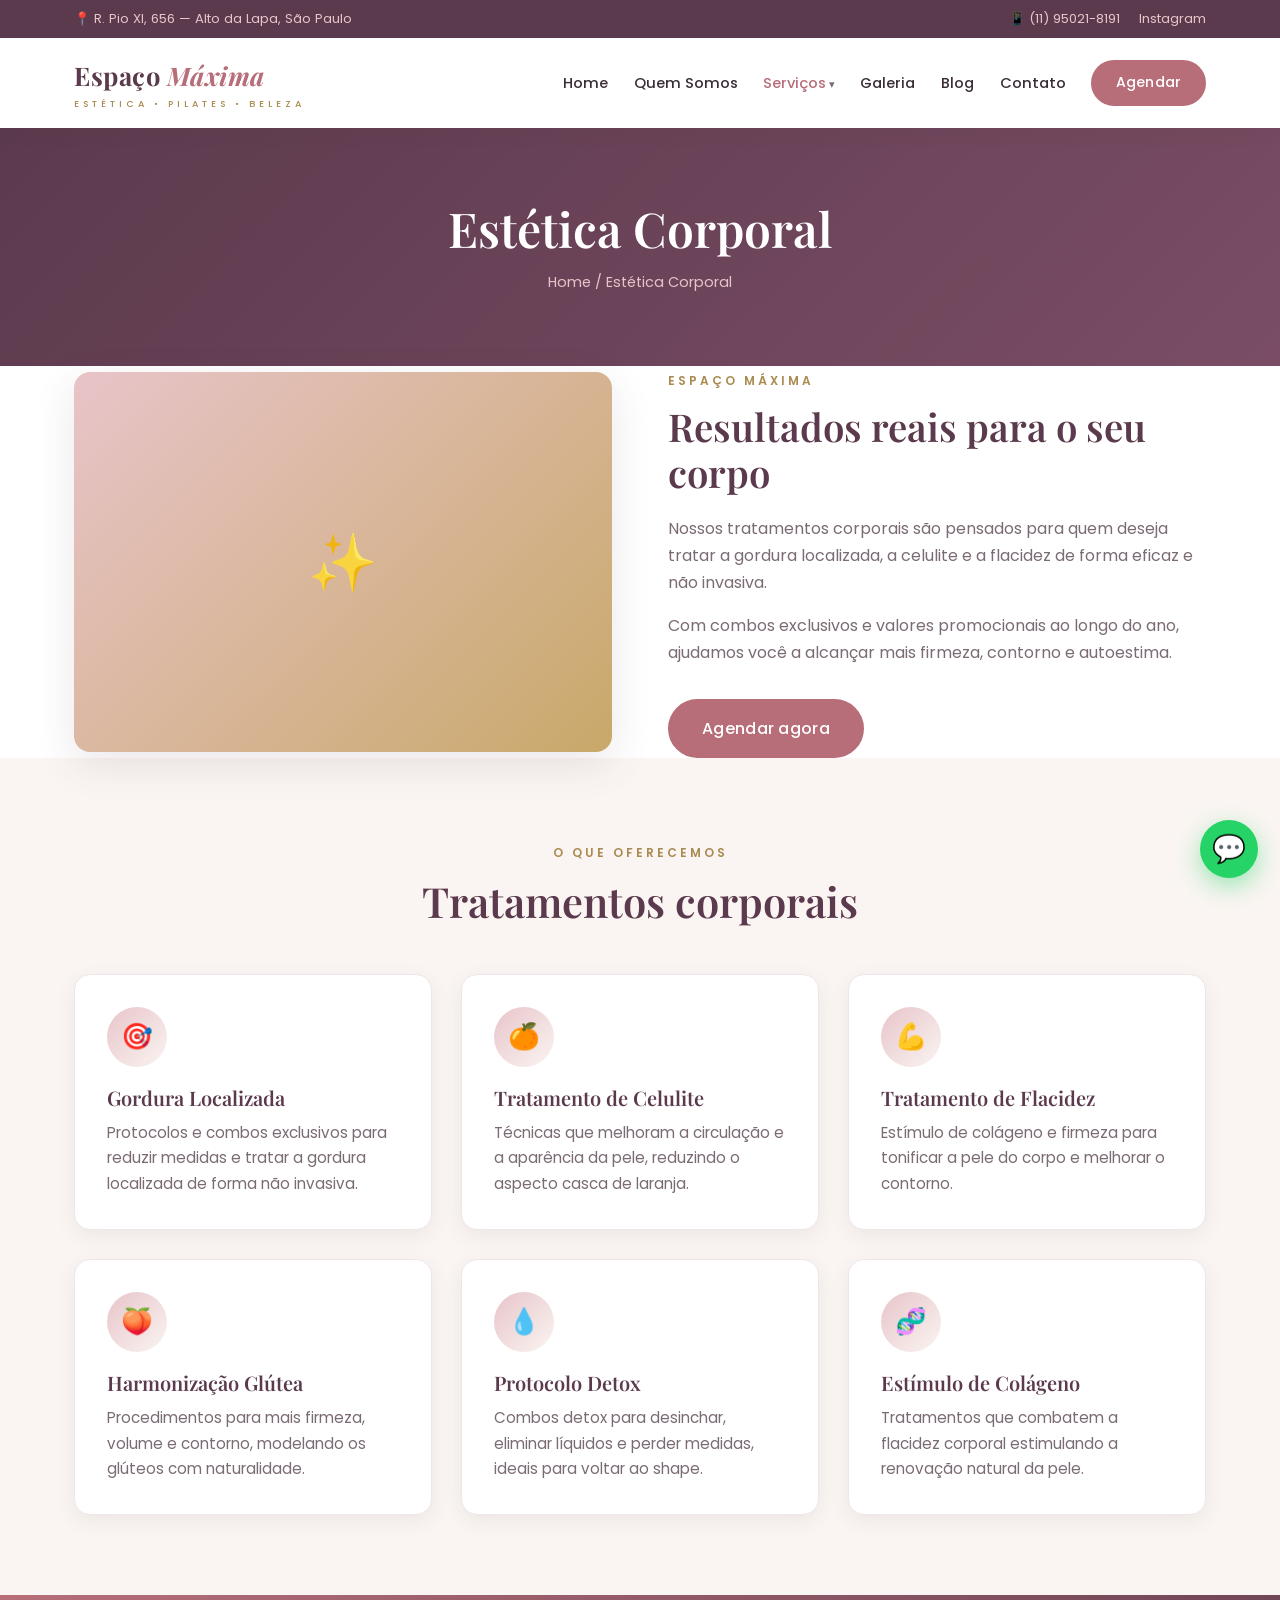
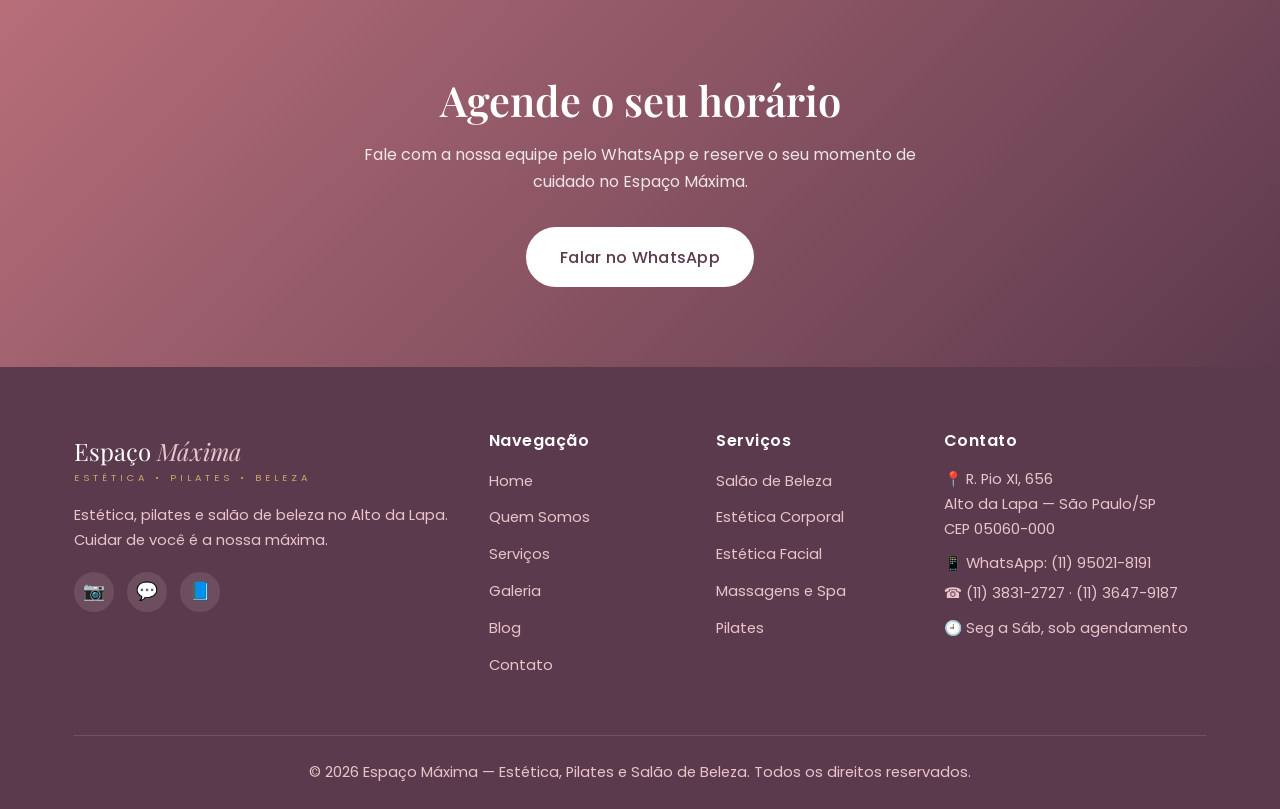
<file: estetica-corporal.html>
<!DOCTYPE html>
<html lang="pt-BR">
<head>
    <meta charset="UTF-8">
    <meta name="viewport" content="width=device-width, initial-scale=1.0">
    <meta name="description" content="Estética corporal no Espaço Máxima: gordura localizada, celulite, flacidez, harmonização glútea e protocolos detox no Alto da Lapa, São Paulo.">
    <title>Estética Corporal — Espaço Máxima</title>
    <link rel="preconnect" href="https://fonts.googleapis.com">
    <link rel="preconnect" href="https://fonts.gstatic.com" crossorigin>
    <link href="https://fonts.googleapis.com/css2?family=Playfair+Display:ital,wght@0,500;0,600;0,700;1,500;1,600&family=Poppins:wght@300;400;500;600&display=swap" rel="stylesheet">
    <link rel="stylesheet" href="css/style.css">
</head>
<body>
    <header>
        <div class="topbar">
            <div class="container">
                <span>📍 R. Pio XI, 656 — Alto da Lapa, São Paulo</span>
                <div class="tb-right">
                    <a href="tel:+5511950218191">📱 (11) 95021-8191</a>
                    <a href="https://www.instagram.com/espacomaxima/" target="_blank" rel="noopener">Instagram</a>
                </div>
            </div>
        </div>
        <nav class="navbar">
            <a href="index.html" class="logo">Espaço <span>Máxima</span><small>Estética • Pilates • Beleza</small></a>
            <div class="menu-toggle"><span></span><span></span><span></span></div>
            <ul class="nav-menu">
                <li><a href="index.html">Home</a></li>
                <li><a href="quem-somos.html">Quem Somos</a></li>
                <li class="has-dropdown">
                    <a href="servicos.html" class="active">Serviços</a>
                    <ul class="dropdown">
                        <li><a href="salao-de-beleza.html">Salão de Beleza</a></li>
                        <li><a href="estetica-corporal.html">Estética Corporal</a></li>
                        <li><a href="estetica-facial.html">Estética Facial</a></li>
                        <li><a href="massagens-spa.html">Massagens e Spa</a></li>
                        <li><a href="pilates.html">Pilates</a></li>
                    </ul>
                </li>
                <li><a href="galeria.html">Galeria</a></li>
                <li><a href="blog.html">Blog</a></li>
                <li><a href="contato.html">Contato</a></li>
                <li><a href="https://wa.me/5511950218191" class="btn" target="_blank" rel="noopener">Agendar</a></li>
            </ul>
        </nav>
    </header>

    <section class="page-banner">
        <div class="container">
            <h1>Estética Corporal</h1>
            <div class="crumb"><a href="index.html">Home</a> / Estética Corporal</div>
        </div>
    </section>

    <section class="container">
        <div class="split">
            <div class="media reveal">✨</div>
            <div class="reveal">
                <span style="color:var(--gold-dark);text-transform:uppercase;letter-spacing:3px;font-size:.75rem;font-weight:600;">Espaço Máxima</span>
                <h2 style="margin:.6rem 0 1.2rem;">Resultados reais para o seu corpo</h2>
                <p>Nossos tratamentos corporais são pensados para quem deseja tratar a gordura localizada, a celulite e a flacidez de forma eficaz e não invasiva.</p>
                <p>Com combos exclusivos e valores promocionais ao longo do ano, ajudamos você a alcançar mais firmeza, contorno e autoestima.</p>
                <a href="https://wa.me/5511950218191" class="btn" target="_blank" rel="noopener">Agendar agora</a>
            </div>
        </div>
    </section>

    <section class="bg-cream">
        <div class="container">
            <div class="section-title reveal">
                <span class="eyebrow">O que oferecemos</span>
                <h2>Tratamentos corporais</h2>
            </div>
            <div class="grid grid-3">
            <div class="card reveal">
                <div class="icon">🎯</div>
                <h3>Gordura Localizada</h3>
                <p>Protocolos e combos exclusivos para reduzir medidas e tratar a gordura localizada de forma não invasiva.</p>
            </div>
            <div class="card reveal">
                <div class="icon">🍊</div>
                <h3>Tratamento de Celulite</h3>
                <p>Técnicas que melhoram a circulação e a aparência da pele, reduzindo o aspecto casca de laranja.</p>
            </div>
            <div class="card reveal">
                <div class="icon">💪</div>
                <h3>Tratamento de Flacidez</h3>
                <p>Estímulo de colágeno e firmeza para tonificar a pele do corpo e melhorar o contorno.</p>
            </div>
            <div class="card reveal">
                <div class="icon">🍑</div>
                <h3>Harmonização Glútea</h3>
                <p>Procedimentos para mais firmeza, volume e contorno, modelando os glúteos com naturalidade.</p>
            </div>
            <div class="card reveal">
                <div class="icon">💧</div>
                <h3>Protocolo Detox</h3>
                <p>Combos detox para desinchar, eliminar líquidos e perder medidas, ideais para voltar ao shape.</p>
            </div>
            <div class="card reveal">
                <div class="icon">🧬</div>
                <h3>Estímulo de Colágeno</h3>
                <p>Tratamentos que combatem a flacidez corporal estimulando a renovação natural da pele.</p>
            </div>
            </div>
        </div>
    </section>

    <section class="cta-band">
        <div class="container">
            <h2>Agende o seu horário</h2>
            <p>Fale com a nossa equipe pelo WhatsApp e reserve o seu momento de cuidado no Espaço Máxima.</p>
            <a href="https://wa.me/5511950218191" class="btn" target="_blank" rel="noopener">Falar no WhatsApp</a>
        </div>
    </section>

    <footer>
        <div class="container">
            <div class="footer-grid">
                <div>
                    <div class="footer-logo">Espaço <span>Máxima</span><small>Estética • Pilates • Beleza</small></div>
                    <p style="margin-top:1rem;">Estética, pilates e salão de beleza no Alto da Lapa. Cuidar de você é a nossa máxima.</p>
                    <div class="social">
                        <a href="https://www.instagram.com/espacomaxima/" target="_blank" rel="noopener" aria-label="Instagram">📷</a>
                        <a href="https://wa.me/5511950218191" target="_blank" rel="noopener" aria-label="WhatsApp">💬</a>
                        <a href="https://www.facebook.com/" target="_blank" rel="noopener" aria-label="Facebook">📘</a>
                    </div>
                </div>
                <div>
                    <h4>Navegação</h4>
                    <ul>
                        <li><a href="index.html">Home</a></li>
                        <li><a href="quem-somos.html">Quem Somos</a></li>
                        <li><a href="servicos.html">Serviços</a></li>
                        <li><a href="galeria.html">Galeria</a></li>
                        <li><a href="blog.html">Blog</a></li>
                        <li><a href="contato.html">Contato</a></li>
                    </ul>
                </div>
                <div>
                    <h4>Serviços</h4>
                    <ul>
                        <li><a href="salao-de-beleza.html">Salão de Beleza</a></li>
                        <li><a href="estetica-corporal.html">Estética Corporal</a></li>
                        <li><a href="estetica-facial.html">Estética Facial</a></li>
                        <li><a href="massagens-spa.html">Massagens e Spa</a></li>
                        <li><a href="pilates.html">Pilates</a></li>
                    </ul>
                </div>
                <div>
                    <h4>Contato</h4>
                    <p>📍 R. Pio XI, 656<br>Alto da Lapa — São Paulo/SP<br>CEP 05060-000</p>
                    <p style="margin-top:.6rem;">📱 WhatsApp: <a href="https://wa.me/5511950218191" target="_blank" rel="noopener">(11) 95021-8191</a></p>
                    <p style="margin-top:.3rem;">☎️ <a href="tel:+551138312727">(11) 3831-2727</a> · <a href="tel:+551136479187">(11) 3647-9187</a></p>
                    <p style="margin-top:.6rem;">🕘 Seg a Sáb, sob agendamento</p>
                </div>
            </div>
            <div class="footer-bottom">
                <p>© 2026 Espaço Máxima — Estética, Pilates e Salão de Beleza. Todos os direitos reservados.</p>
            </div>
        </div>
    </footer>

    <a href="https://wa.me/5511950218191" class="wa-float" target="_blank" rel="noopener" aria-label="WhatsApp">💬</a>
    <script src="js/main.js"></script>
</body>
</html>
</file>
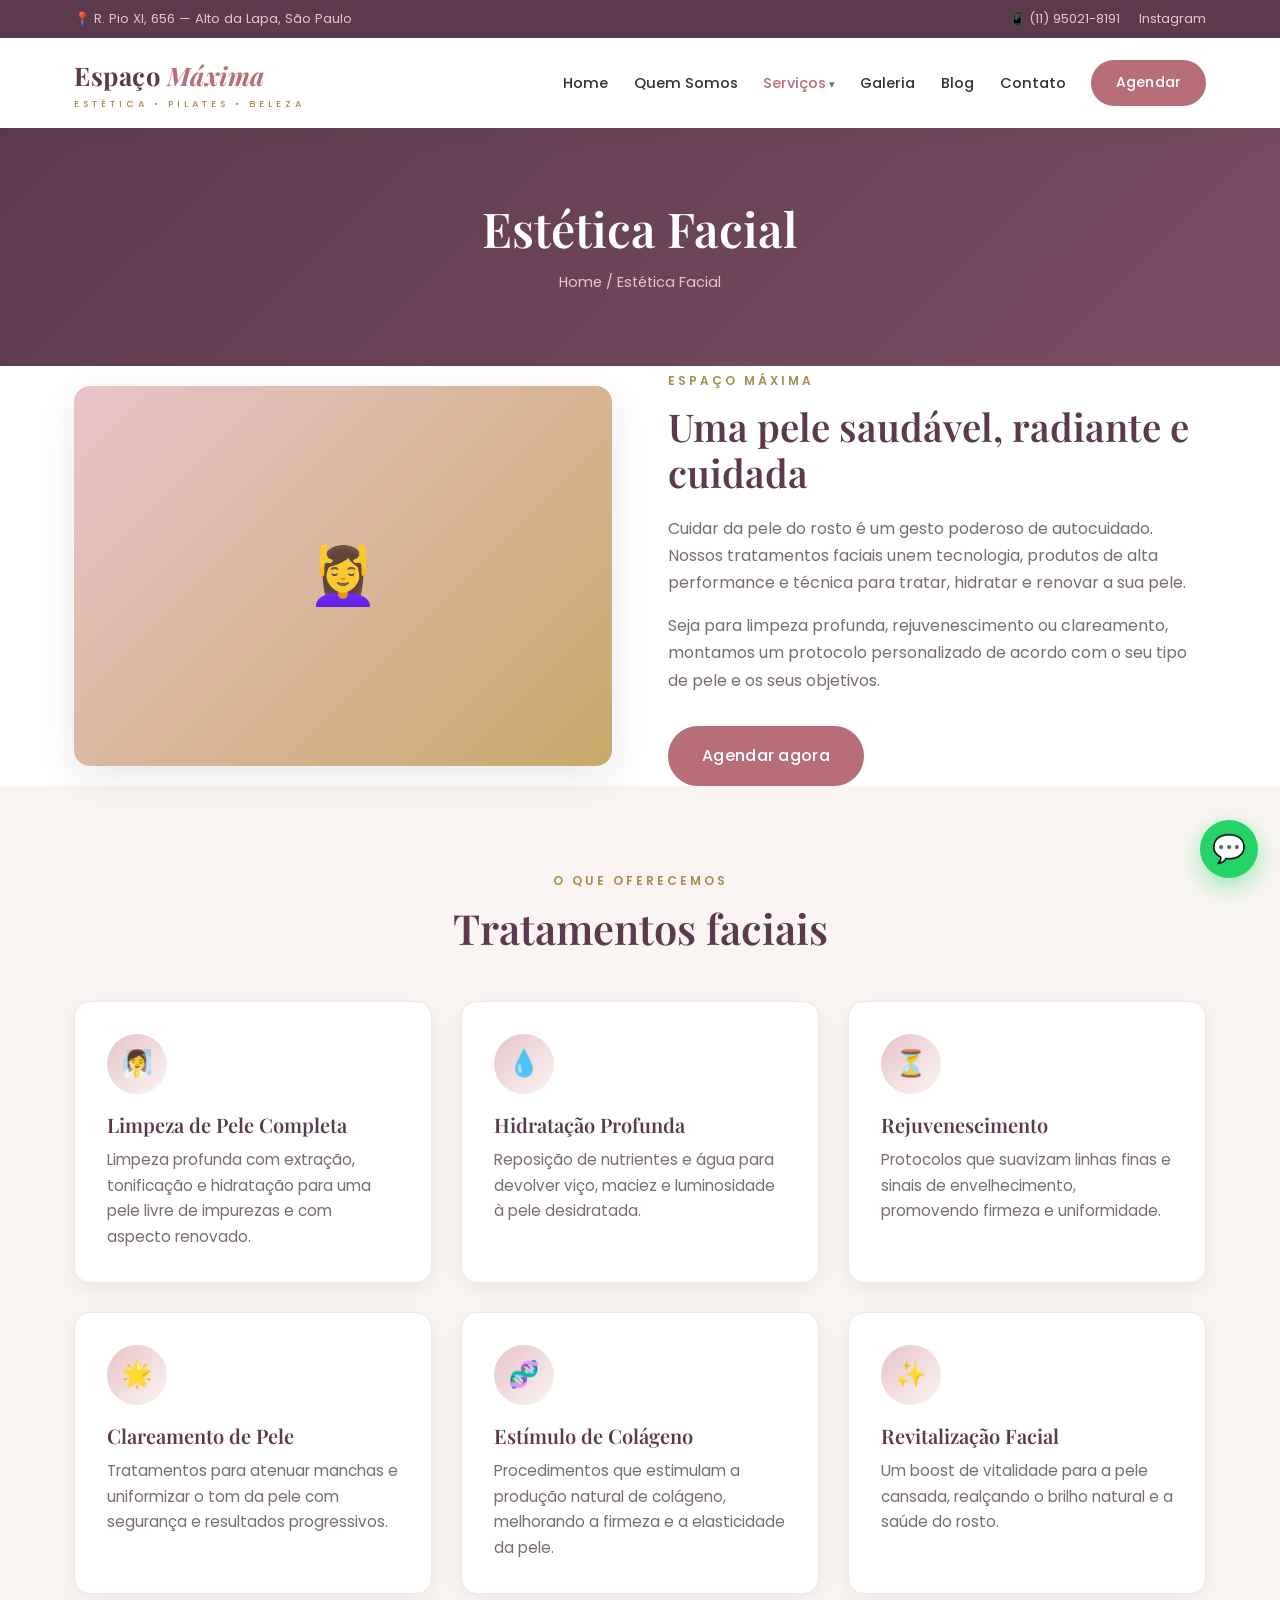
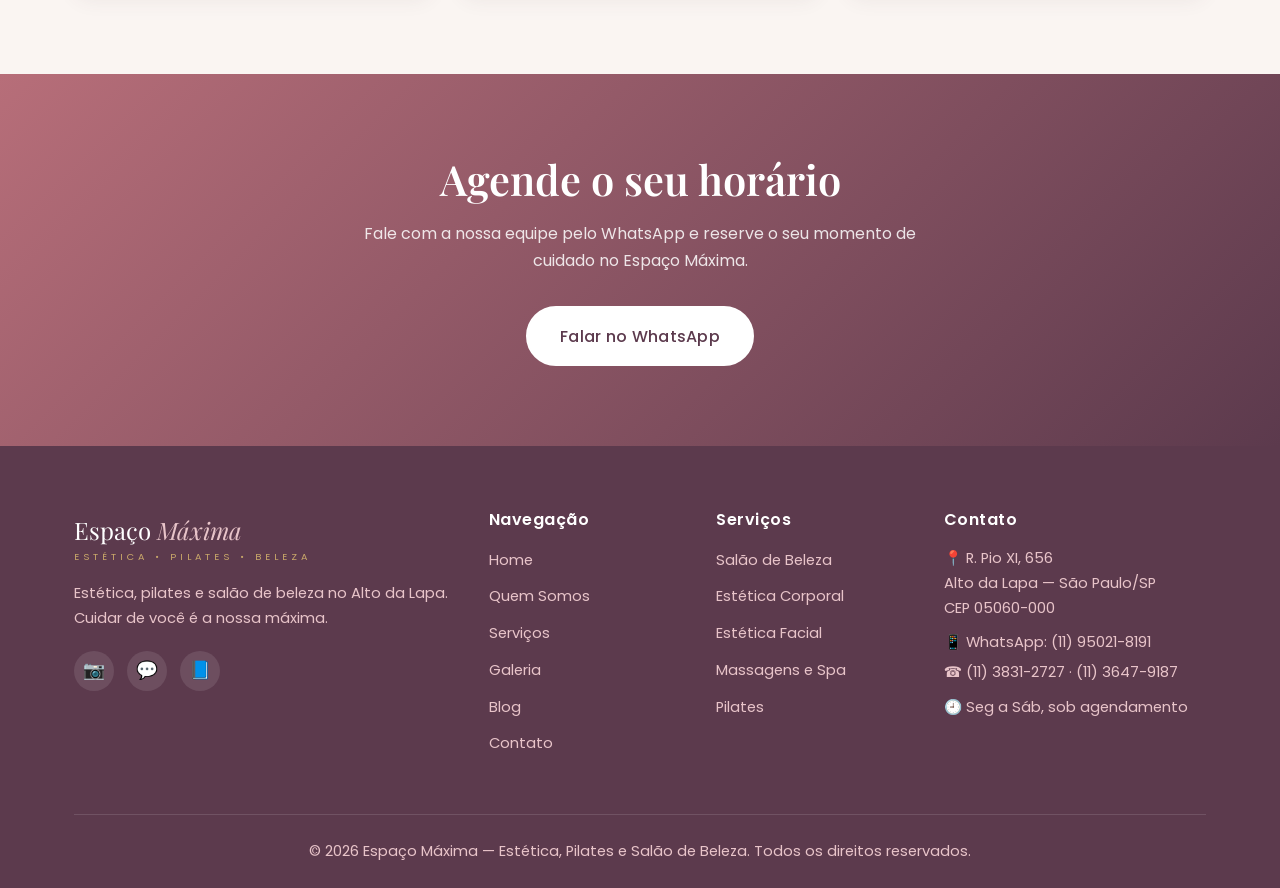
<file: estetica-facial.html>
<!DOCTYPE html>
<html lang="pt-BR">
<head>
    <meta charset="UTF-8">
    <meta name="viewport" content="width=device-width, initial-scale=1.0">
    <meta name="description" content="Estética facial no Espaço Máxima: limpeza de pele, hidratação profunda, rejuvenescimento, clareamento e estímulo de colágeno no Alto da Lapa.">
    <title>Estética Facial — Espaço Máxima</title>
    <link rel="preconnect" href="https://fonts.googleapis.com">
    <link rel="preconnect" href="https://fonts.gstatic.com" crossorigin>
    <link href="https://fonts.googleapis.com/css2?family=Playfair+Display:ital,wght@0,500;0,600;0,700;1,500;1,600&family=Poppins:wght@300;400;500;600&display=swap" rel="stylesheet">
    <link rel="stylesheet" href="css/style.css">
</head>
<body>
    <header>
        <div class="topbar">
            <div class="container">
                <span>📍 R. Pio XI, 656 — Alto da Lapa, São Paulo</span>
                <div class="tb-right">
                    <a href="tel:+5511950218191">📱 (11) 95021-8191</a>
                    <a href="https://www.instagram.com/espacomaxima/" target="_blank" rel="noopener">Instagram</a>
                </div>
            </div>
        </div>
        <nav class="navbar">
            <a href="index.html" class="logo">Espaço <span>Máxima</span><small>Estética • Pilates • Beleza</small></a>
            <div class="menu-toggle"><span></span><span></span><span></span></div>
            <ul class="nav-menu">
                <li><a href="index.html">Home</a></li>
                <li><a href="quem-somos.html">Quem Somos</a></li>
                <li class="has-dropdown">
                    <a href="servicos.html" class="active">Serviços</a>
                    <ul class="dropdown">
                        <li><a href="salao-de-beleza.html">Salão de Beleza</a></li>
                        <li><a href="estetica-corporal.html">Estética Corporal</a></li>
                        <li><a href="estetica-facial.html">Estética Facial</a></li>
                        <li><a href="massagens-spa.html">Massagens e Spa</a></li>
                        <li><a href="pilates.html">Pilates</a></li>
                    </ul>
                </li>
                <li><a href="galeria.html">Galeria</a></li>
                <li><a href="blog.html">Blog</a></li>
                <li><a href="contato.html">Contato</a></li>
                <li><a href="https://wa.me/5511950218191" class="btn" target="_blank" rel="noopener">Agendar</a></li>
            </ul>
        </nav>
    </header>

    <section class="page-banner">
        <div class="container">
            <h1>Estética Facial</h1>
            <div class="crumb"><a href="index.html">Home</a> / Estética Facial</div>
        </div>
    </section>

    <section class="container">
        <div class="split">
            <div class="media reveal">💆‍♀️</div>
            <div class="reveal">
                <span style="color:var(--gold-dark);text-transform:uppercase;letter-spacing:3px;font-size:.75rem;font-weight:600;">Espaço Máxima</span>
                <h2 style="margin:.6rem 0 1.2rem;">Uma pele saudável, radiante e cuidada</h2>
                <p>Cuidar da pele do rosto é um gesto poderoso de autocuidado. Nossos tratamentos faciais unem tecnologia, produtos de alta performance e técnica para tratar, hidratar e renovar a sua pele.</p>
                <p>Seja para limpeza profunda, rejuvenescimento ou clareamento, montamos um protocolo personalizado de acordo com o seu tipo de pele e os seus objetivos.</p>
                <a href="https://wa.me/5511950218191" class="btn" target="_blank" rel="noopener">Agendar agora</a>
            </div>
        </div>
    </section>

    <section class="bg-cream">
        <div class="container">
            <div class="section-title reveal">
                <span class="eyebrow">O que oferecemos</span>
                <h2>Tratamentos faciais</h2>
            </div>
            <div class="grid grid-3">
            <div class="card reveal">
                <div class="icon">🧖‍♀️</div>
                <h3>Limpeza de Pele Completa</h3>
                <p>Limpeza profunda com extração, tonificação e hidratação para uma pele livre de impurezas e com aspecto renovado.</p>
            </div>
            <div class="card reveal">
                <div class="icon">💧</div>
                <h3>Hidratação Profunda</h3>
                <p>Reposição de nutrientes e água para devolver viço, maciez e luminosidade à pele desidratada.</p>
            </div>
            <div class="card reveal">
                <div class="icon">⏳</div>
                <h3>Rejuvenescimento</h3>
                <p>Protocolos que suavizam linhas finas e sinais de envelhecimento, promovendo firmeza e uniformidade.</p>
            </div>
            <div class="card reveal">
                <div class="icon">🌟</div>
                <h3>Clareamento de Pele</h3>
                <p>Tratamentos para atenuar manchas e uniformizar o tom da pele com segurança e resultados progressivos.</p>
            </div>
            <div class="card reveal">
                <div class="icon">🧬</div>
                <h3>Estímulo de Colágeno</h3>
                <p>Procedimentos que estimulam a produção natural de colágeno, melhorando a firmeza e a elasticidade da pele.</p>
            </div>
            <div class="card reveal">
                <div class="icon">✨</div>
                <h3>Revitalização Facial</h3>
                <p>Um boost de vitalidade para a pele cansada, realçando o brilho natural e a saúde do rosto.</p>
            </div>
            </div>
        </div>
    </section>

    <section class="cta-band">
        <div class="container">
            <h2>Agende o seu horário</h2>
            <p>Fale com a nossa equipe pelo WhatsApp e reserve o seu momento de cuidado no Espaço Máxima.</p>
            <a href="https://wa.me/5511950218191" class="btn" target="_blank" rel="noopener">Falar no WhatsApp</a>
        </div>
    </section>

    <footer>
        <div class="container">
            <div class="footer-grid">
                <div>
                    <div class="footer-logo">Espaço <span>Máxima</span><small>Estética • Pilates • Beleza</small></div>
                    <p style="margin-top:1rem;">Estética, pilates e salão de beleza no Alto da Lapa. Cuidar de você é a nossa máxima.</p>
                    <div class="social">
                        <a href="https://www.instagram.com/espacomaxima/" target="_blank" rel="noopener" aria-label="Instagram">📷</a>
                        <a href="https://wa.me/5511950218191" target="_blank" rel="noopener" aria-label="WhatsApp">💬</a>
                        <a href="https://www.facebook.com/" target="_blank" rel="noopener" aria-label="Facebook">📘</a>
                    </div>
                </div>
                <div>
                    <h4>Navegação</h4>
                    <ul>
                        <li><a href="index.html">Home</a></li>
                        <li><a href="quem-somos.html">Quem Somos</a></li>
                        <li><a href="servicos.html">Serviços</a></li>
                        <li><a href="galeria.html">Galeria</a></li>
                        <li><a href="blog.html">Blog</a></li>
                        <li><a href="contato.html">Contato</a></li>
                    </ul>
                </div>
                <div>
                    <h4>Serviços</h4>
                    <ul>
                        <li><a href="salao-de-beleza.html">Salão de Beleza</a></li>
                        <li><a href="estetica-corporal.html">Estética Corporal</a></li>
                        <li><a href="estetica-facial.html">Estética Facial</a></li>
                        <li><a href="massagens-spa.html">Massagens e Spa</a></li>
                        <li><a href="pilates.html">Pilates</a></li>
                    </ul>
                </div>
                <div>
                    <h4>Contato</h4>
                    <p>📍 R. Pio XI, 656<br>Alto da Lapa — São Paulo/SP<br>CEP 05060-000</p>
                    <p style="margin-top:.6rem;">📱 WhatsApp: <a href="https://wa.me/5511950218191" target="_blank" rel="noopener">(11) 95021-8191</a></p>
                    <p style="margin-top:.3rem;">☎️ <a href="tel:+551138312727">(11) 3831-2727</a> · <a href="tel:+551136479187">(11) 3647-9187</a></p>
                    <p style="margin-top:.6rem;">🕘 Seg a Sáb, sob agendamento</p>
                </div>
            </div>
            <div class="footer-bottom">
                <p>© 2026 Espaço Máxima — Estética, Pilates e Salão de Beleza. Todos os direitos reservados.</p>
            </div>
        </div>
    </footer>

    <a href="https://wa.me/5511950218191" class="wa-float" target="_blank" rel="noopener" aria-label="WhatsApp">💬</a>
    <script src="js/main.js"></script>
</body>
</html>
</file>
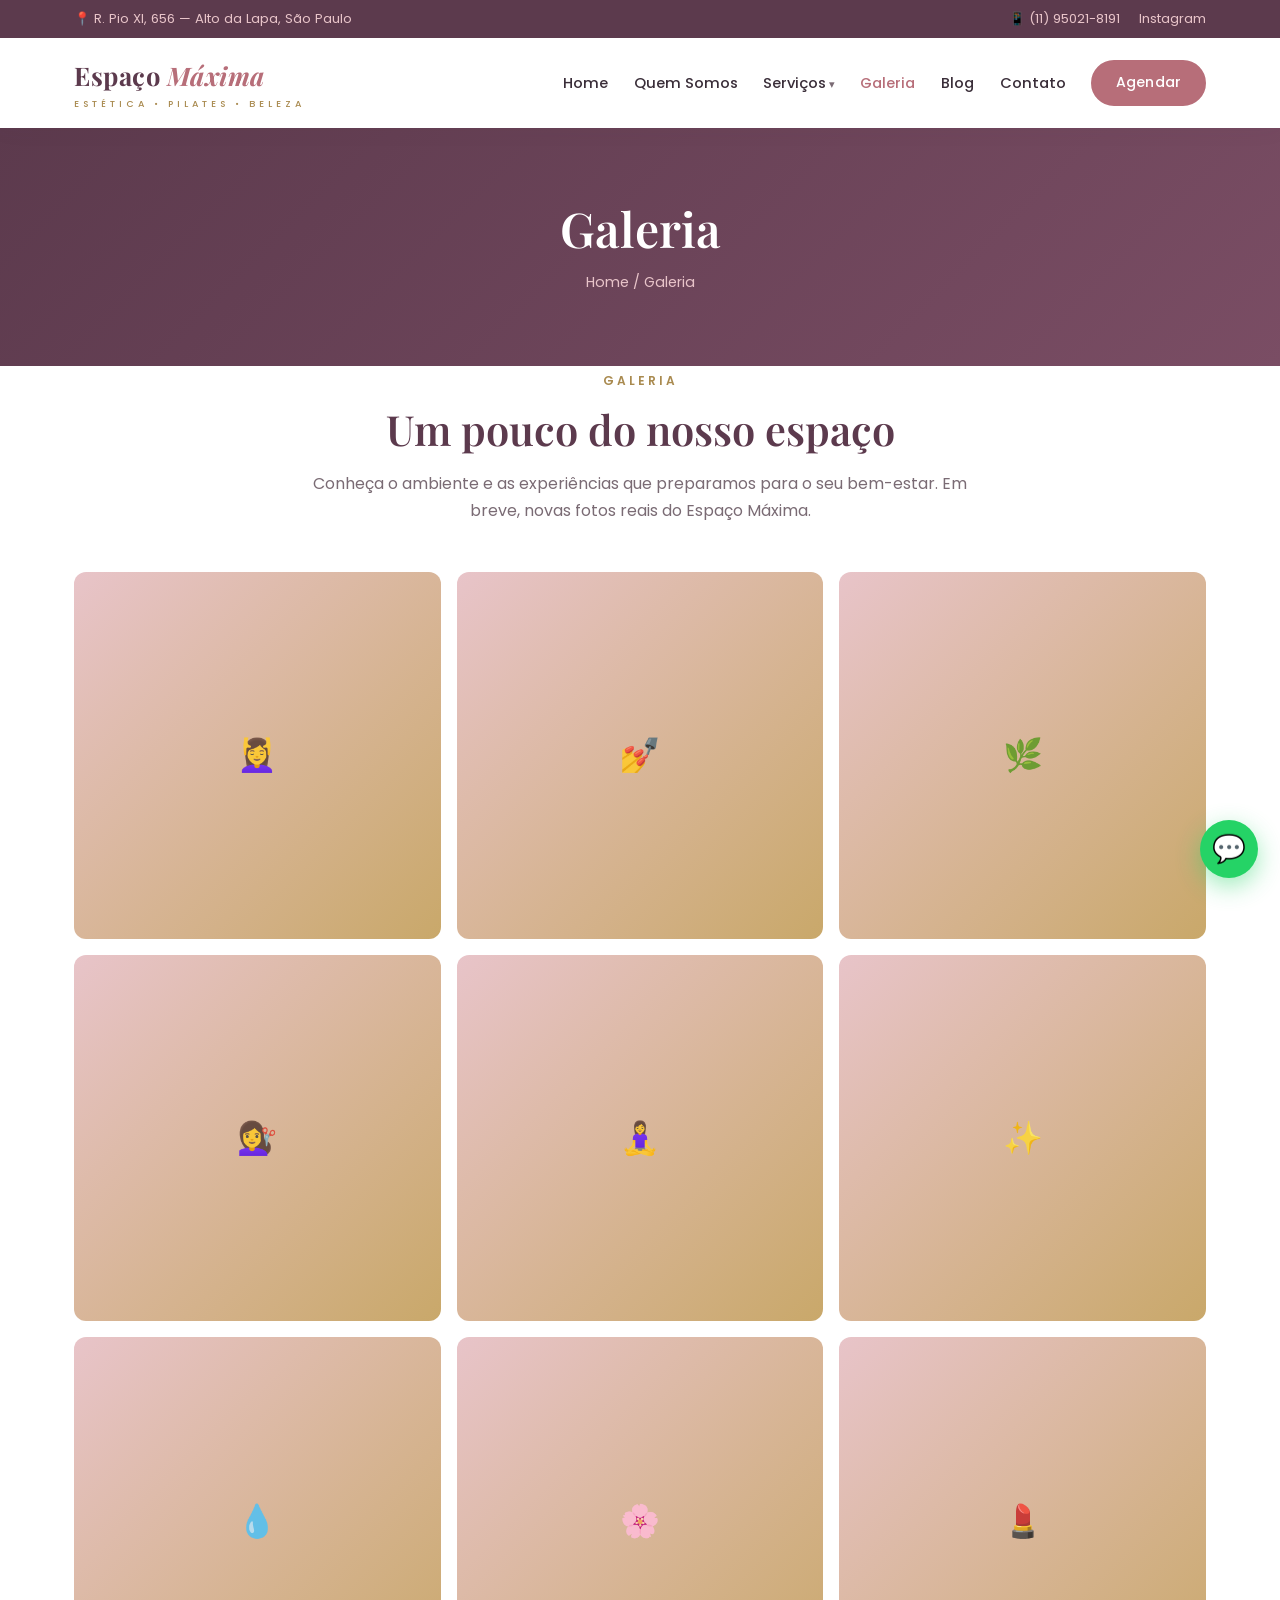
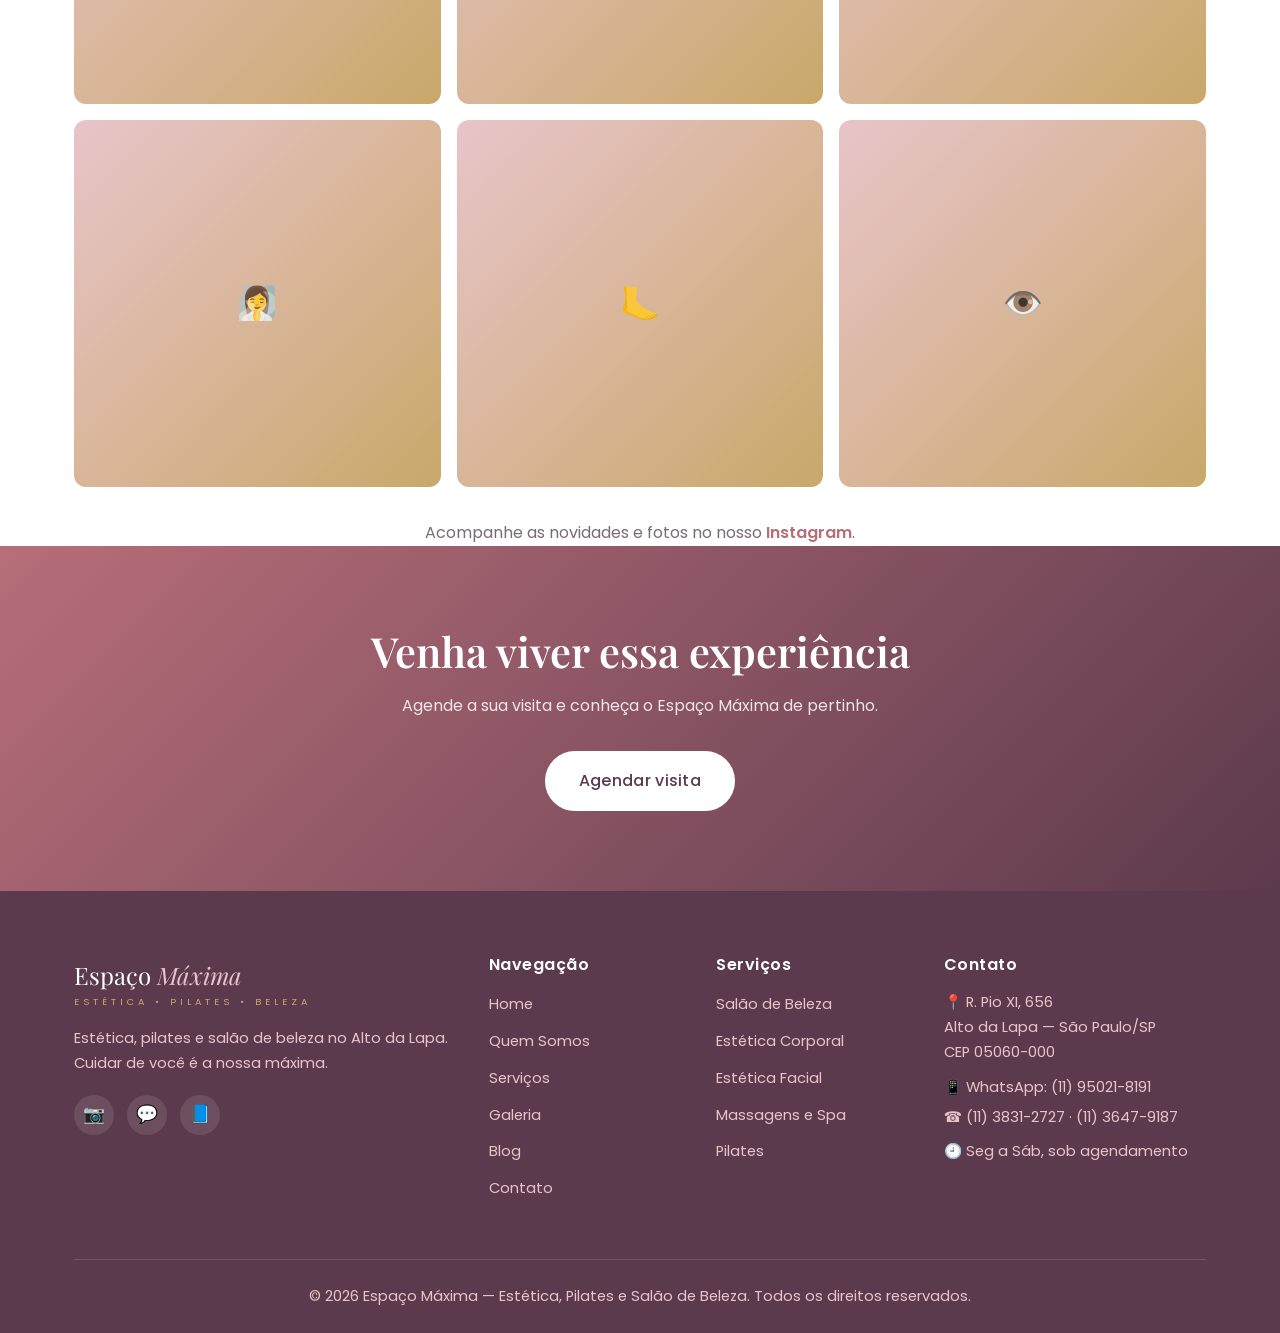
<file: galeria.html>
<!DOCTYPE html>
<html lang="pt-BR">
<head>
    <meta charset="UTF-8">
    <meta name="viewport" content="width=device-width, initial-scale=1.0">
    <meta name="description" content="Galeria de fotos do Espaço Máxima — estética, pilates e salão de beleza no Alto da Lapa, São Paulo.">
    <title>Galeria — Espaço Máxima</title>
    <link rel="preconnect" href="https://fonts.googleapis.com">
    <link rel="preconnect" href="https://fonts.gstatic.com" crossorigin>
    <link href="https://fonts.googleapis.com/css2?family=Playfair+Display:ital,wght@0,500;0,600;0,700;1,500;1,600&family=Poppins:wght@300;400;500;600&display=swap" rel="stylesheet">
    <link rel="stylesheet" href="css/style.css">
</head>
<body>
    <header>
        <div class="topbar">
            <div class="container">
                <span>📍 R. Pio XI, 656 — Alto da Lapa, São Paulo</span>
                <div class="tb-right">
                    <a href="tel:+5511950218191">📱 (11) 95021-8191</a>
                    <a href="https://www.instagram.com/espacomaxima/" target="_blank" rel="noopener">Instagram</a>
                </div>
            </div>
        </div>
        <nav class="navbar">
            <a href="index.html" class="logo">Espaço <span>Máxima</span><small>Estética • Pilates • Beleza</small></a>
            <div class="menu-toggle"><span></span><span></span><span></span></div>
            <ul class="nav-menu">
                <li><a href="index.html">Home</a></li>
                <li><a href="quem-somos.html">Quem Somos</a></li>
                <li class="has-dropdown">
                    <a href="servicos.html">Serviços</a>
                    <ul class="dropdown">
                        <li><a href="salao-de-beleza.html">Salão de Beleza</a></li>
                        <li><a href="estetica-corporal.html">Estética Corporal</a></li>
                        <li><a href="estetica-facial.html">Estética Facial</a></li>
                        <li><a href="massagens-spa.html">Massagens e Spa</a></li>
                        <li><a href="pilates.html">Pilates</a></li>
                    </ul>
                </li>
                <li><a href="galeria.html" class="active">Galeria</a></li>
                <li><a href="blog.html">Blog</a></li>
                <li><a href="contato.html">Contato</a></li>
                <li><a href="https://wa.me/5511950218191" class="btn" target="_blank" rel="noopener">Agendar</a></li>
            </ul>
        </nav>
    </header>

    <section class="page-banner">
        <div class="container">
            <h1>Galeria</h1>
            <div class="crumb"><a href="index.html">Home</a> / Galeria</div>
        </div>
    </section>

    <section class="container">
        <div class="section-title reveal">
            <span class="eyebrow">Galeria</span>
            <h2>Um pouco do nosso espaço</h2>
            <p>Conheça o ambiente e as experiências que preparamos para o seu bem-estar. Em breve, novas fotos reais do Espaço Máxima.</p>
        </div>
        <div class="gallery">
            <div class="item reveal">💆‍♀️</div>
            <div class="item reveal">💅</div>
            <div class="item reveal">🌿</div>
            <div class="item reveal">💇‍♀️</div>
            <div class="item reveal">🧘‍♀️</div>
            <div class="item reveal">✨</div>
            <div class="item reveal">💧</div>
            <div class="item reveal">🌸</div>
            <div class="item reveal">💄</div>
            <div class="item reveal">🧖‍♀️</div>
            <div class="item reveal">🦶</div>
            <div class="item reveal">👁️</div>
        </div>
        <p class="text-center" style="margin-top:2rem;color:var(--muted);">Acompanhe as novidades e fotos no nosso <a href="https://www.instagram.com/espacomaxima/" target="_blank" rel="noopener" style="color:var(--rose);font-weight:600;">Instagram</a>.</p>
    </section>

    <section class="cta-band">
        <div class="container">
            <h2>Venha viver essa experiência</h2>
            <p>Agende a sua visita e conheça o Espaço Máxima de pertinho.</p>
            <a href="https://wa.me/5511950218191" class="btn" target="_blank" rel="noopener">Agendar visita</a>
        </div>
    </section>

    <footer>
        <div class="container">
            <div class="footer-grid">
                <div>
                    <div class="footer-logo">Espaço <span>Máxima</span><small>Estética • Pilates • Beleza</small></div>
                    <p style="margin-top:1rem;">Estética, pilates e salão de beleza no Alto da Lapa. Cuidar de você é a nossa máxima.</p>
                    <div class="social">
                        <a href="https://www.instagram.com/espacomaxima/" target="_blank" rel="noopener" aria-label="Instagram">📷</a>
                        <a href="https://wa.me/5511950218191" target="_blank" rel="noopener" aria-label="WhatsApp">💬</a>
                        <a href="https://www.facebook.com/" target="_blank" rel="noopener" aria-label="Facebook">📘</a>
                    </div>
                </div>
                <div>
                    <h4>Navegação</h4>
                    <ul>
                        <li><a href="index.html">Home</a></li>
                        <li><a href="quem-somos.html">Quem Somos</a></li>
                        <li><a href="servicos.html">Serviços</a></li>
                        <li><a href="galeria.html">Galeria</a></li>
                        <li><a href="blog.html">Blog</a></li>
                        <li><a href="contato.html">Contato</a></li>
                    </ul>
                </div>
                <div>
                    <h4>Serviços</h4>
                    <ul>
                        <li><a href="salao-de-beleza.html">Salão de Beleza</a></li>
                        <li><a href="estetica-corporal.html">Estética Corporal</a></li>
                        <li><a href="estetica-facial.html">Estética Facial</a></li>
                        <li><a href="massagens-spa.html">Massagens e Spa</a></li>
                        <li><a href="pilates.html">Pilates</a></li>
                    </ul>
                </div>
                <div>
                    <h4>Contato</h4>
                    <p>📍 R. Pio XI, 656<br>Alto da Lapa — São Paulo/SP<br>CEP 05060-000</p>
                    <p style="margin-top:.6rem;">📱 WhatsApp: <a href="https://wa.me/5511950218191" target="_blank" rel="noopener">(11) 95021-8191</a></p>
                    <p style="margin-top:.3rem;">☎️ <a href="tel:+551138312727">(11) 3831-2727</a> · <a href="tel:+551136479187">(11) 3647-9187</a></p>
                    <p style="margin-top:.6rem;">🕘 Seg a Sáb, sob agendamento</p>
                </div>
            </div>
            <div class="footer-bottom">
                <p>© 2026 Espaço Máxima — Estética, Pilates e Salão de Beleza. Todos os direitos reservados.</p>
            </div>
        </div>
    </footer>

    <a href="https://wa.me/5511950218191" class="wa-float" target="_blank" rel="noopener" aria-label="WhatsApp">💬</a>
    <script src="js/main.js"></script>
</body>
</html>
</file>
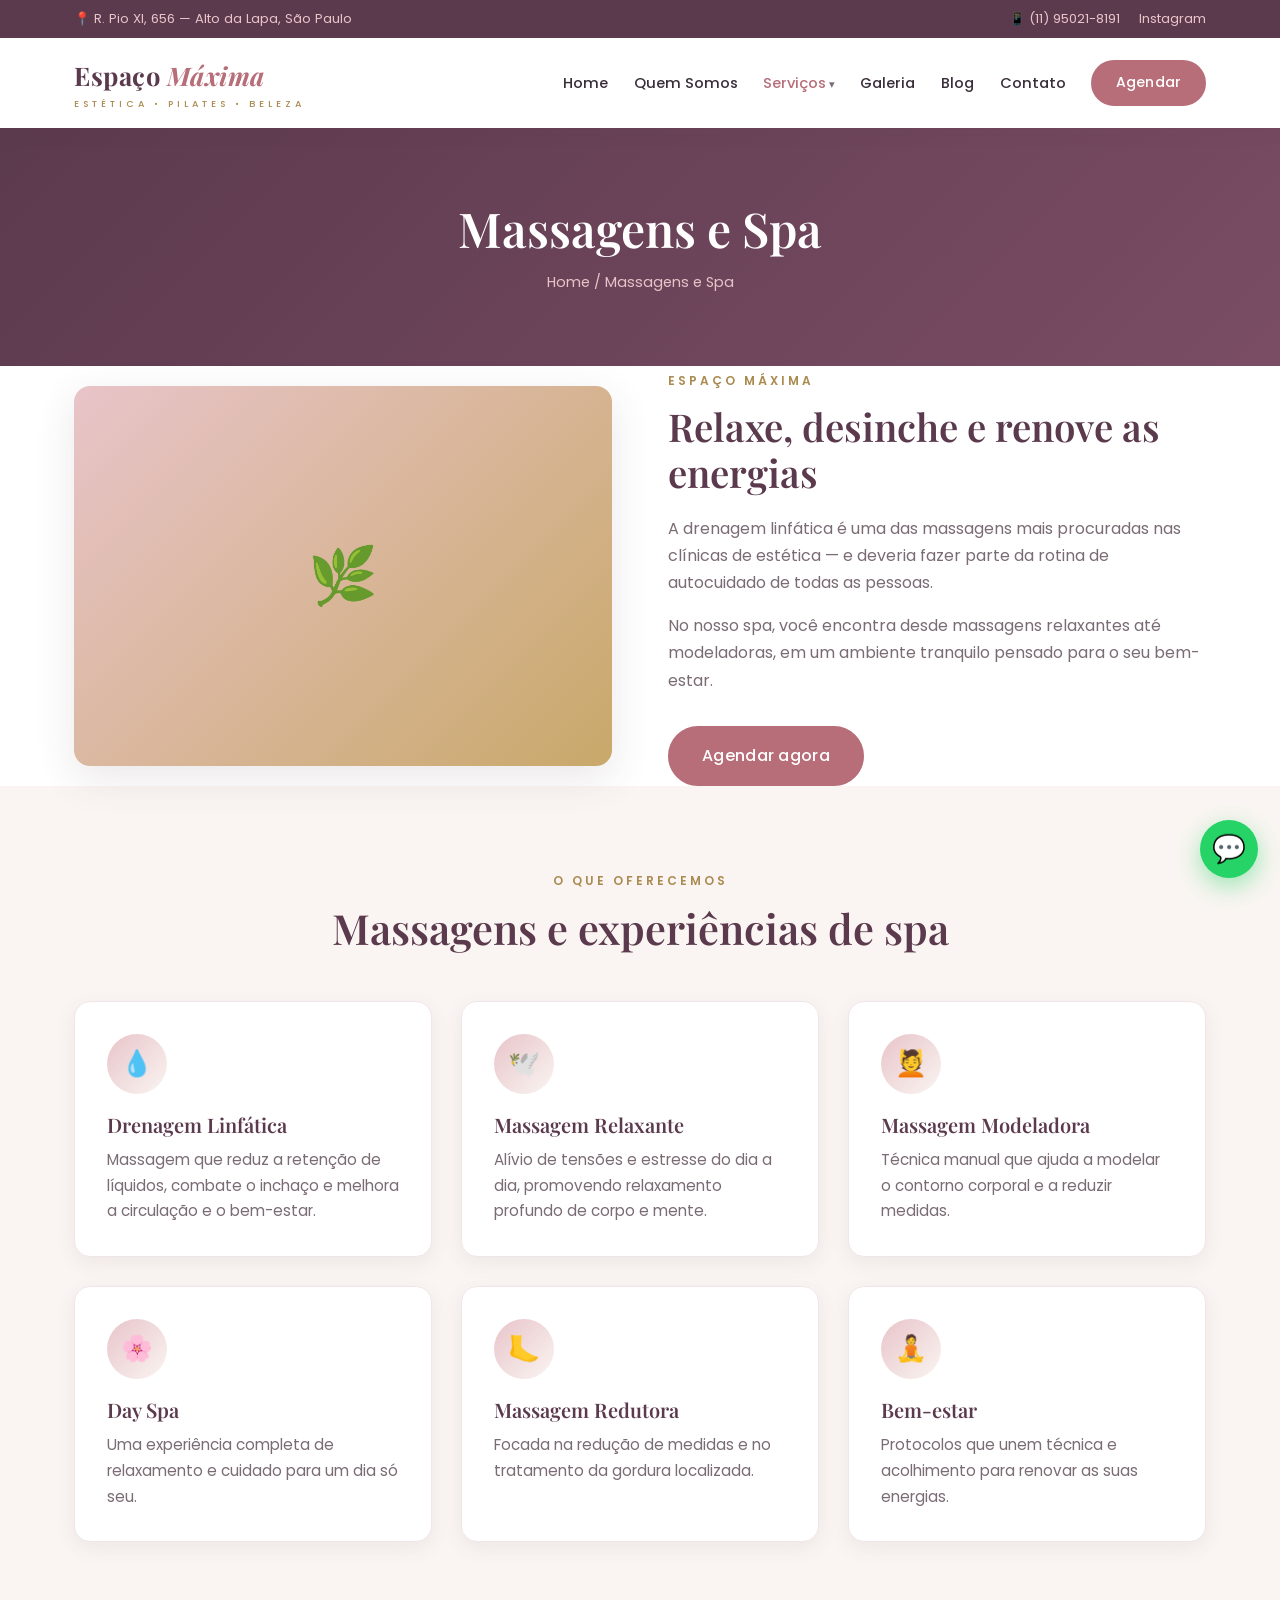
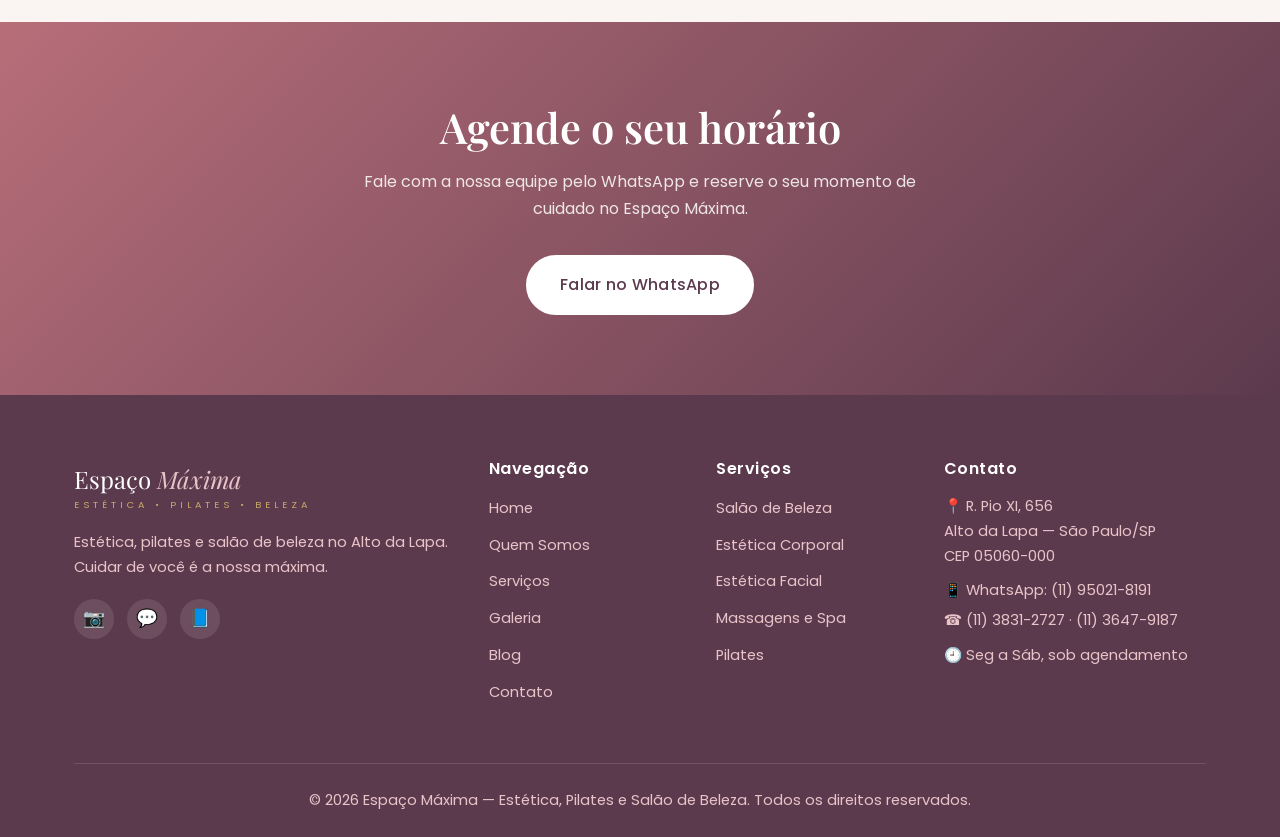
<file: massagens-spa.html>
<!DOCTYPE html>
<html lang="pt-BR">
<head>
    <meta charset="UTF-8">
    <meta name="viewport" content="width=device-width, initial-scale=1.0">
    <meta name="description" content="Massagens e day spa no Espaço Máxima: drenagem linfática, massagem relaxante e modeladora no Alto da Lapa, São Paulo.">
    <title>Massagens e Spa — Espaço Máxima</title>
    <link rel="preconnect" href="https://fonts.googleapis.com">
    <link rel="preconnect" href="https://fonts.gstatic.com" crossorigin>
    <link href="https://fonts.googleapis.com/css2?family=Playfair+Display:ital,wght@0,500;0,600;0,700;1,500;1,600&family=Poppins:wght@300;400;500;600&display=swap" rel="stylesheet">
    <link rel="stylesheet" href="css/style.css">
</head>
<body>
    <header>
        <div class="topbar">
            <div class="container">
                <span>📍 R. Pio XI, 656 — Alto da Lapa, São Paulo</span>
                <div class="tb-right">
                    <a href="tel:+5511950218191">📱 (11) 95021-8191</a>
                    <a href="https://www.instagram.com/espacomaxima/" target="_blank" rel="noopener">Instagram</a>
                </div>
            </div>
        </div>
        <nav class="navbar">
            <a href="index.html" class="logo">Espaço <span>Máxima</span><small>Estética • Pilates • Beleza</small></a>
            <div class="menu-toggle"><span></span><span></span><span></span></div>
            <ul class="nav-menu">
                <li><a href="index.html">Home</a></li>
                <li><a href="quem-somos.html">Quem Somos</a></li>
                <li class="has-dropdown">
                    <a href="servicos.html" class="active">Serviços</a>
                    <ul class="dropdown">
                        <li><a href="salao-de-beleza.html">Salão de Beleza</a></li>
                        <li><a href="estetica-corporal.html">Estética Corporal</a></li>
                        <li><a href="estetica-facial.html">Estética Facial</a></li>
                        <li><a href="massagens-spa.html">Massagens e Spa</a></li>
                        <li><a href="pilates.html">Pilates</a></li>
                    </ul>
                </li>
                <li><a href="galeria.html">Galeria</a></li>
                <li><a href="blog.html">Blog</a></li>
                <li><a href="contato.html">Contato</a></li>
                <li><a href="https://wa.me/5511950218191" class="btn" target="_blank" rel="noopener">Agendar</a></li>
            </ul>
        </nav>
    </header>

    <section class="page-banner">
        <div class="container">
            <h1>Massagens e Spa</h1>
            <div class="crumb"><a href="index.html">Home</a> / Massagens e Spa</div>
        </div>
    </section>

    <section class="container">
        <div class="split">
            <div class="media reveal">🌿</div>
            <div class="reveal">
                <span style="color:var(--gold-dark);text-transform:uppercase;letter-spacing:3px;font-size:.75rem;font-weight:600;">Espaço Máxima</span>
                <h2 style="margin:.6rem 0 1.2rem;">Relaxe, desinche e renove as energias</h2>
                <p>A drenagem linfática é uma das massagens mais procuradas nas clínicas de estética — e deveria fazer parte da rotina de autocuidado de todas as pessoas.</p>
                <p>No nosso spa, você encontra desde massagens relaxantes até modeladoras, em um ambiente tranquilo pensado para o seu bem-estar.</p>
                <a href="https://wa.me/5511950218191" class="btn" target="_blank" rel="noopener">Agendar agora</a>
            </div>
        </div>
    </section>

    <section class="bg-cream">
        <div class="container">
            <div class="section-title reveal">
                <span class="eyebrow">O que oferecemos</span>
                <h2>Massagens e experiências de spa</h2>
            </div>
            <div class="grid grid-3">
            <div class="card reveal">
                <div class="icon">💧</div>
                <h3>Drenagem Linfática</h3>
                <p>Massagem que reduz a retenção de líquidos, combate o inchaço e melhora a circulação e o bem-estar.</p>
            </div>
            <div class="card reveal">
                <div class="icon">🕊️</div>
                <h3>Massagem Relaxante</h3>
                <p>Alívio de tensões e estresse do dia a dia, promovendo relaxamento profundo de corpo e mente.</p>
            </div>
            <div class="card reveal">
                <div class="icon">💆</div>
                <h3>Massagem Modeladora</h3>
                <p>Técnica manual que ajuda a modelar o contorno corporal e a reduzir medidas.</p>
            </div>
            <div class="card reveal">
                <div class="icon">🌸</div>
                <h3>Day Spa</h3>
                <p>Uma experiência completa de relaxamento e cuidado para um dia só seu.</p>
            </div>
            <div class="card reveal">
                <div class="icon">🦶</div>
                <h3>Massagem Redutora</h3>
                <p>Focada na redução de medidas e no tratamento da gordura localizada.</p>
            </div>
            <div class="card reveal">
                <div class="icon">🧘</div>
                <h3>Bem-estar</h3>
                <p>Protocolos que unem técnica e acolhimento para renovar as suas energias.</p>
            </div>
            </div>
        </div>
    </section>

    <section class="cta-band">
        <div class="container">
            <h2>Agende o seu horário</h2>
            <p>Fale com a nossa equipe pelo WhatsApp e reserve o seu momento de cuidado no Espaço Máxima.</p>
            <a href="https://wa.me/5511950218191" class="btn" target="_blank" rel="noopener">Falar no WhatsApp</a>
        </div>
    </section>

    <footer>
        <div class="container">
            <div class="footer-grid">
                <div>
                    <div class="footer-logo">Espaço <span>Máxima</span><small>Estética • Pilates • Beleza</small></div>
                    <p style="margin-top:1rem;">Estética, pilates e salão de beleza no Alto da Lapa. Cuidar de você é a nossa máxima.</p>
                    <div class="social">
                        <a href="https://www.instagram.com/espacomaxima/" target="_blank" rel="noopener" aria-label="Instagram">📷</a>
                        <a href="https://wa.me/5511950218191" target="_blank" rel="noopener" aria-label="WhatsApp">💬</a>
                        <a href="https://www.facebook.com/" target="_blank" rel="noopener" aria-label="Facebook">📘</a>
                    </div>
                </div>
                <div>
                    <h4>Navegação</h4>
                    <ul>
                        <li><a href="index.html">Home</a></li>
                        <li><a href="quem-somos.html">Quem Somos</a></li>
                        <li><a href="servicos.html">Serviços</a></li>
                        <li><a href="galeria.html">Galeria</a></li>
                        <li><a href="blog.html">Blog</a></li>
                        <li><a href="contato.html">Contato</a></li>
                    </ul>
                </div>
                <div>
                    <h4>Serviços</h4>
                    <ul>
                        <li><a href="salao-de-beleza.html">Salão de Beleza</a></li>
                        <li><a href="estetica-corporal.html">Estética Corporal</a></li>
                        <li><a href="estetica-facial.html">Estética Facial</a></li>
                        <li><a href="massagens-spa.html">Massagens e Spa</a></li>
                        <li><a href="pilates.html">Pilates</a></li>
                    </ul>
                </div>
                <div>
                    <h4>Contato</h4>
                    <p>📍 R. Pio XI, 656<br>Alto da Lapa — São Paulo/SP<br>CEP 05060-000</p>
                    <p style="margin-top:.6rem;">📱 WhatsApp: <a href="https://wa.me/5511950218191" target="_blank" rel="noopener">(11) 95021-8191</a></p>
                    <p style="margin-top:.3rem;">☎️ <a href="tel:+551138312727">(11) 3831-2727</a> · <a href="tel:+551136479187">(11) 3647-9187</a></p>
                    <p style="margin-top:.6rem;">🕘 Seg a Sáb, sob agendamento</p>
                </div>
            </div>
            <div class="footer-bottom">
                <p>© 2026 Espaço Máxima — Estética, Pilates e Salão de Beleza. Todos os direitos reservados.</p>
            </div>
        </div>
    </footer>

    <a href="https://wa.me/5511950218191" class="wa-float" target="_blank" rel="noopener" aria-label="WhatsApp">💬</a>
    <script src="js/main.js"></script>
</body>
</html>
</file>
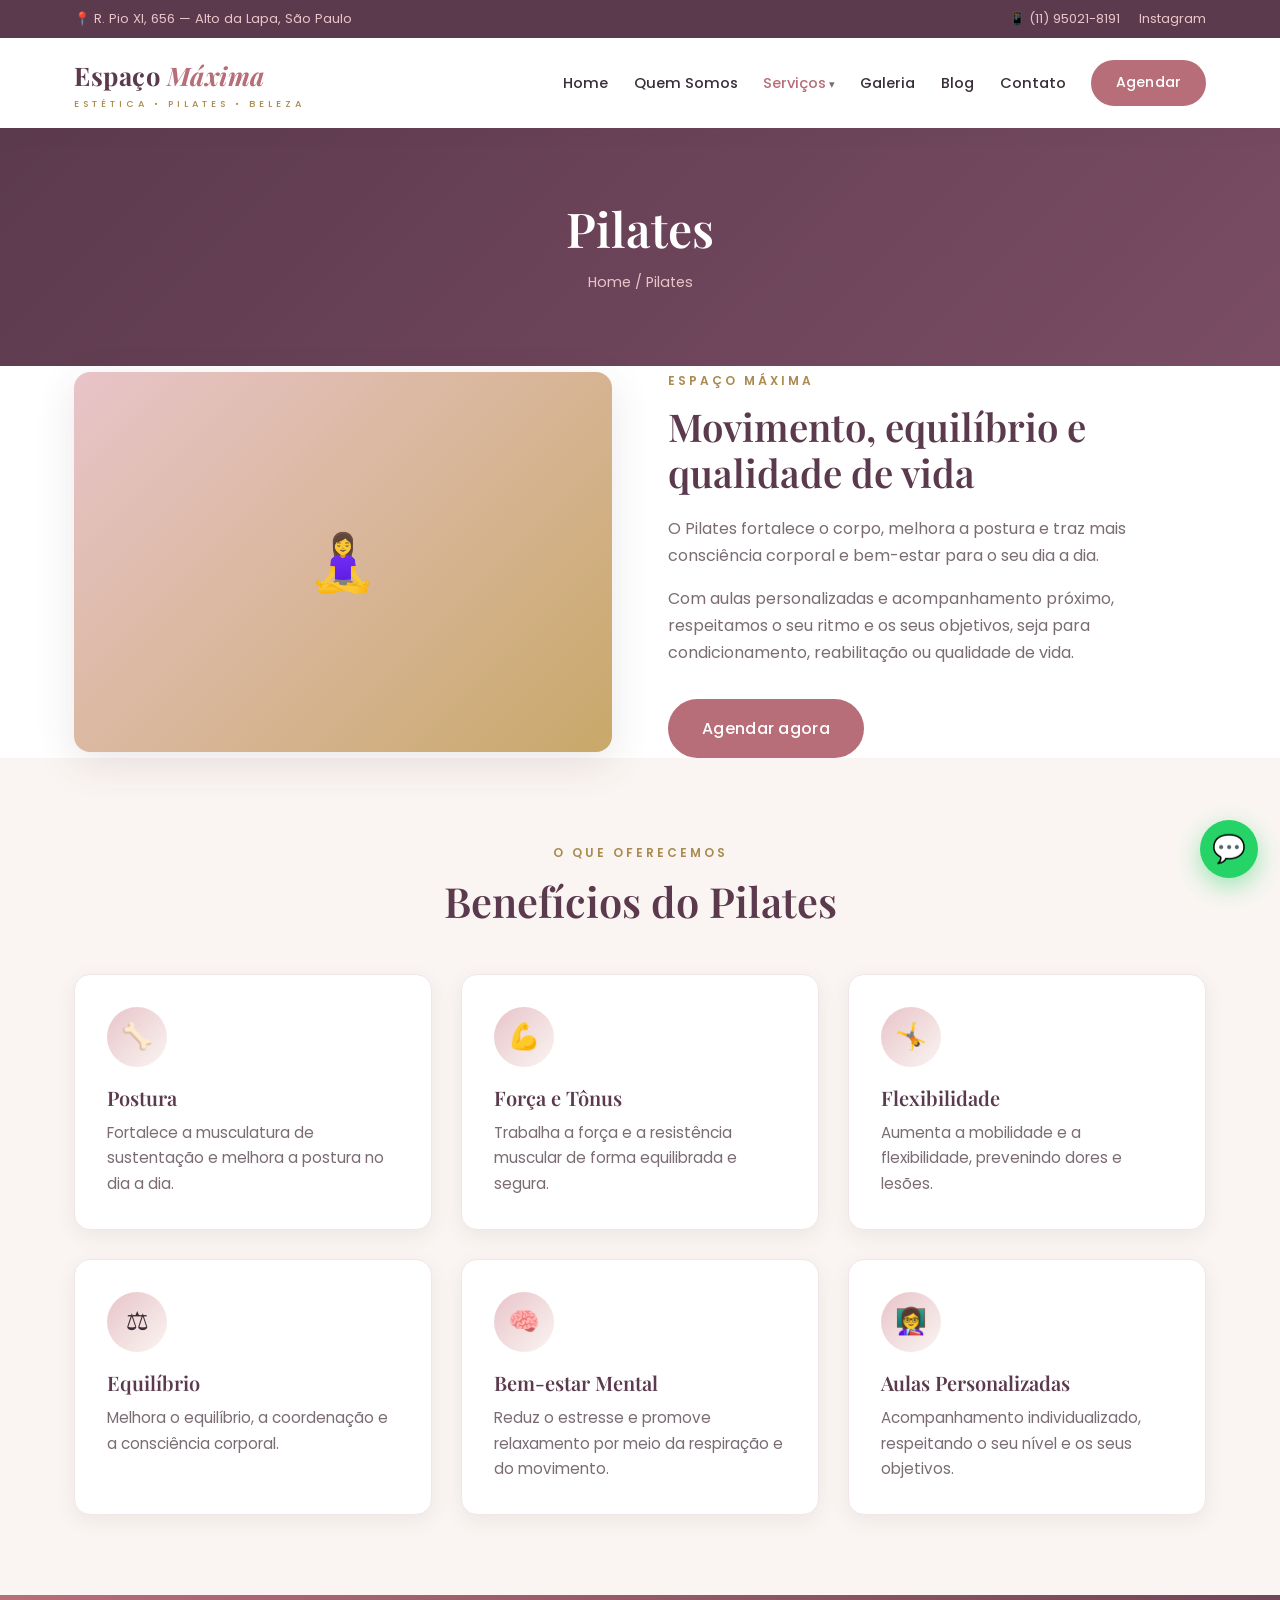
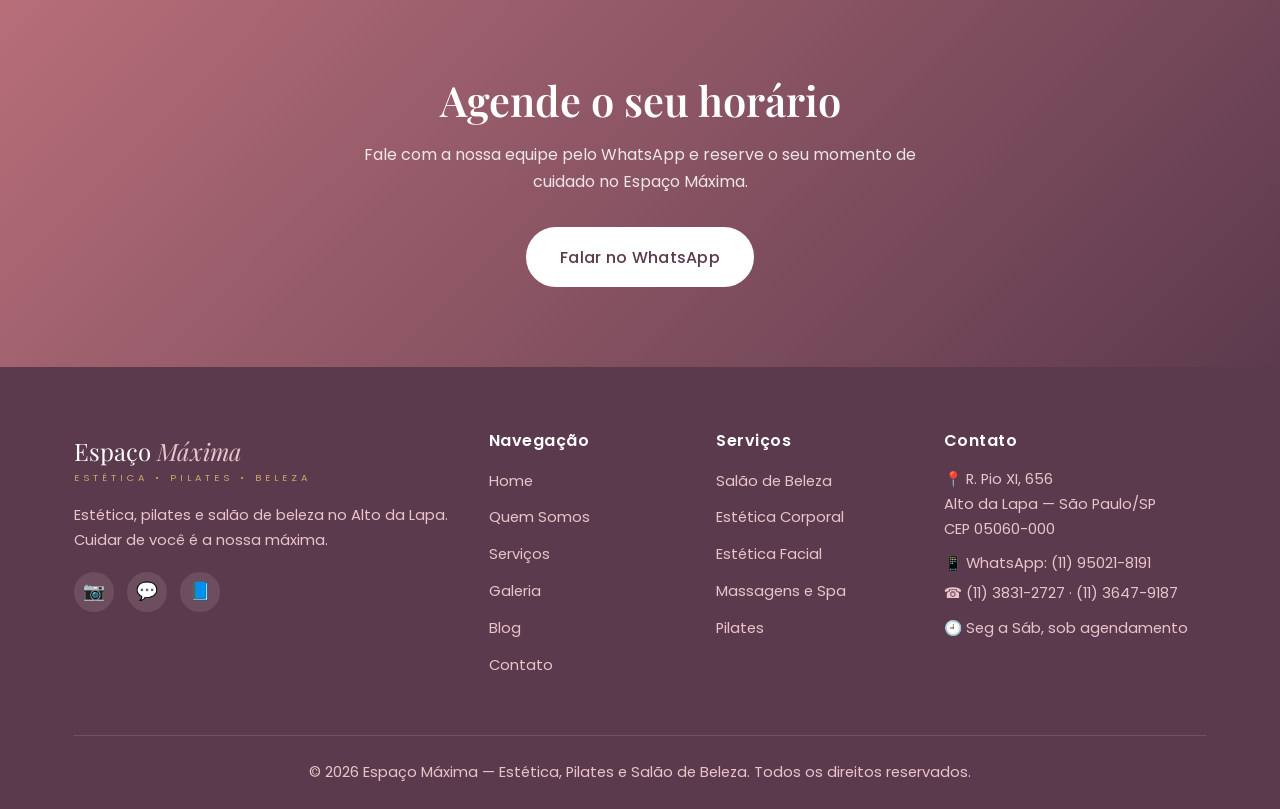
<file: pilates.html>
<!DOCTYPE html>
<html lang="pt-BR">
<head>
    <meta charset="UTF-8">
    <meta name="viewport" content="width=device-width, initial-scale=1.0">
    <meta name="description" content="Pilates no Espaço Máxima: aulas personalizadas para postura, força, flexibilidade e equilíbrio no Alto da Lapa, São Paulo.">
    <title>Pilates — Espaço Máxima</title>
    <link rel="preconnect" href="https://fonts.googleapis.com">
    <link rel="preconnect" href="https://fonts.gstatic.com" crossorigin>
    <link href="https://fonts.googleapis.com/css2?family=Playfair+Display:ital,wght@0,500;0,600;0,700;1,500;1,600&family=Poppins:wght@300;400;500;600&display=swap" rel="stylesheet">
    <link rel="stylesheet" href="css/style.css">
</head>
<body>
    <header>
        <div class="topbar">
            <div class="container">
                <span>📍 R. Pio XI, 656 — Alto da Lapa, São Paulo</span>
                <div class="tb-right">
                    <a href="tel:+5511950218191">📱 (11) 95021-8191</a>
                    <a href="https://www.instagram.com/espacomaxima/" target="_blank" rel="noopener">Instagram</a>
                </div>
            </div>
        </div>
        <nav class="navbar">
            <a href="index.html" class="logo">Espaço <span>Máxima</span><small>Estética • Pilates • Beleza</small></a>
            <div class="menu-toggle"><span></span><span></span><span></span></div>
            <ul class="nav-menu">
                <li><a href="index.html">Home</a></li>
                <li><a href="quem-somos.html">Quem Somos</a></li>
                <li class="has-dropdown">
                    <a href="servicos.html" class="active">Serviços</a>
                    <ul class="dropdown">
                        <li><a href="salao-de-beleza.html">Salão de Beleza</a></li>
                        <li><a href="estetica-corporal.html">Estética Corporal</a></li>
                        <li><a href="estetica-facial.html">Estética Facial</a></li>
                        <li><a href="massagens-spa.html">Massagens e Spa</a></li>
                        <li><a href="pilates.html">Pilates</a></li>
                    </ul>
                </li>
                <li><a href="galeria.html">Galeria</a></li>
                <li><a href="blog.html">Blog</a></li>
                <li><a href="contato.html">Contato</a></li>
                <li><a href="https://wa.me/5511950218191" class="btn" target="_blank" rel="noopener">Agendar</a></li>
            </ul>
        </nav>
    </header>

    <section class="page-banner">
        <div class="container">
            <h1>Pilates</h1>
            <div class="crumb"><a href="index.html">Home</a> / Pilates</div>
        </div>
    </section>

    <section class="container">
        <div class="split">
            <div class="media reveal">🧘‍♀️</div>
            <div class="reveal">
                <span style="color:var(--gold-dark);text-transform:uppercase;letter-spacing:3px;font-size:.75rem;font-weight:600;">Espaço Máxima</span>
                <h2 style="margin:.6rem 0 1.2rem;">Movimento, equilíbrio e qualidade de vida</h2>
                <p>O Pilates fortalece o corpo, melhora a postura e traz mais consciência corporal e bem-estar para o seu dia a dia.</p>
                <p>Com aulas personalizadas e acompanhamento próximo, respeitamos o seu ritmo e os seus objetivos, seja para condicionamento, reabilitação ou qualidade de vida.</p>
                <a href="https://wa.me/5511950218191" class="btn" target="_blank" rel="noopener">Agendar agora</a>
            </div>
        </div>
    </section>

    <section class="bg-cream">
        <div class="container">
            <div class="section-title reveal">
                <span class="eyebrow">O que oferecemos</span>
                <h2>Benefícios do Pilates</h2>
            </div>
            <div class="grid grid-3">
            <div class="card reveal">
                <div class="icon">🦴</div>
                <h3>Postura</h3>
                <p>Fortalece a musculatura de sustentação e melhora a postura no dia a dia.</p>
            </div>
            <div class="card reveal">
                <div class="icon">💪</div>
                <h3>Força e Tônus</h3>
                <p>Trabalha a força e a resistência muscular de forma equilibrada e segura.</p>
            </div>
            <div class="card reveal">
                <div class="icon">🤸</div>
                <h3>Flexibilidade</h3>
                <p>Aumenta a mobilidade e a flexibilidade, prevenindo dores e lesões.</p>
            </div>
            <div class="card reveal">
                <div class="icon">⚖️</div>
                <h3>Equilíbrio</h3>
                <p>Melhora o equilíbrio, a coordenação e a consciência corporal.</p>
            </div>
            <div class="card reveal">
                <div class="icon">🧠</div>
                <h3>Bem-estar Mental</h3>
                <p>Reduz o estresse e promove relaxamento por meio da respiração e do movimento.</p>
            </div>
            <div class="card reveal">
                <div class="icon">👩‍🏫</div>
                <h3>Aulas Personalizadas</h3>
                <p>Acompanhamento individualizado, respeitando o seu nível e os seus objetivos.</p>
            </div>
            </div>
        </div>
    </section>

    <section class="cta-band">
        <div class="container">
            <h2>Agende o seu horário</h2>
            <p>Fale com a nossa equipe pelo WhatsApp e reserve o seu momento de cuidado no Espaço Máxima.</p>
            <a href="https://wa.me/5511950218191" class="btn" target="_blank" rel="noopener">Falar no WhatsApp</a>
        </div>
    </section>

    <footer>
        <div class="container">
            <div class="footer-grid">
                <div>
                    <div class="footer-logo">Espaço <span>Máxima</span><small>Estética • Pilates • Beleza</small></div>
                    <p style="margin-top:1rem;">Estética, pilates e salão de beleza no Alto da Lapa. Cuidar de você é a nossa máxima.</p>
                    <div class="social">
                        <a href="https://www.instagram.com/espacomaxima/" target="_blank" rel="noopener" aria-label="Instagram">📷</a>
                        <a href="https://wa.me/5511950218191" target="_blank" rel="noopener" aria-label="WhatsApp">💬</a>
                        <a href="https://www.facebook.com/" target="_blank" rel="noopener" aria-label="Facebook">📘</a>
                    </div>
                </div>
                <div>
                    <h4>Navegação</h4>
                    <ul>
                        <li><a href="index.html">Home</a></li>
                        <li><a href="quem-somos.html">Quem Somos</a></li>
                        <li><a href="servicos.html">Serviços</a></li>
                        <li><a href="galeria.html">Galeria</a></li>
                        <li><a href="blog.html">Blog</a></li>
                        <li><a href="contato.html">Contato</a></li>
                    </ul>
                </div>
                <div>
                    <h4>Serviços</h4>
                    <ul>
                        <li><a href="salao-de-beleza.html">Salão de Beleza</a></li>
                        <li><a href="estetica-corporal.html">Estética Corporal</a></li>
                        <li><a href="estetica-facial.html">Estética Facial</a></li>
                        <li><a href="massagens-spa.html">Massagens e Spa</a></li>
                        <li><a href="pilates.html">Pilates</a></li>
                    </ul>
                </div>
                <div>
                    <h4>Contato</h4>
                    <p>📍 R. Pio XI, 656<br>Alto da Lapa — São Paulo/SP<br>CEP 05060-000</p>
                    <p style="margin-top:.6rem;">📱 WhatsApp: <a href="https://wa.me/5511950218191" target="_blank" rel="noopener">(11) 95021-8191</a></p>
                    <p style="margin-top:.3rem;">☎️ <a href="tel:+551138312727">(11) 3831-2727</a> · <a href="tel:+551136479187">(11) 3647-9187</a></p>
                    <p style="margin-top:.6rem;">🕘 Seg a Sáb, sob agendamento</p>
                </div>
            </div>
            <div class="footer-bottom">
                <p>© 2026 Espaço Máxima — Estética, Pilates e Salão de Beleza. Todos os direitos reservados.</p>
            </div>
        </div>
    </footer>

    <a href="https://wa.me/5511950218191" class="wa-float" target="_blank" rel="noopener" aria-label="WhatsApp">💬</a>
    <script src="js/main.js"></script>
</body>
</html>
</file>
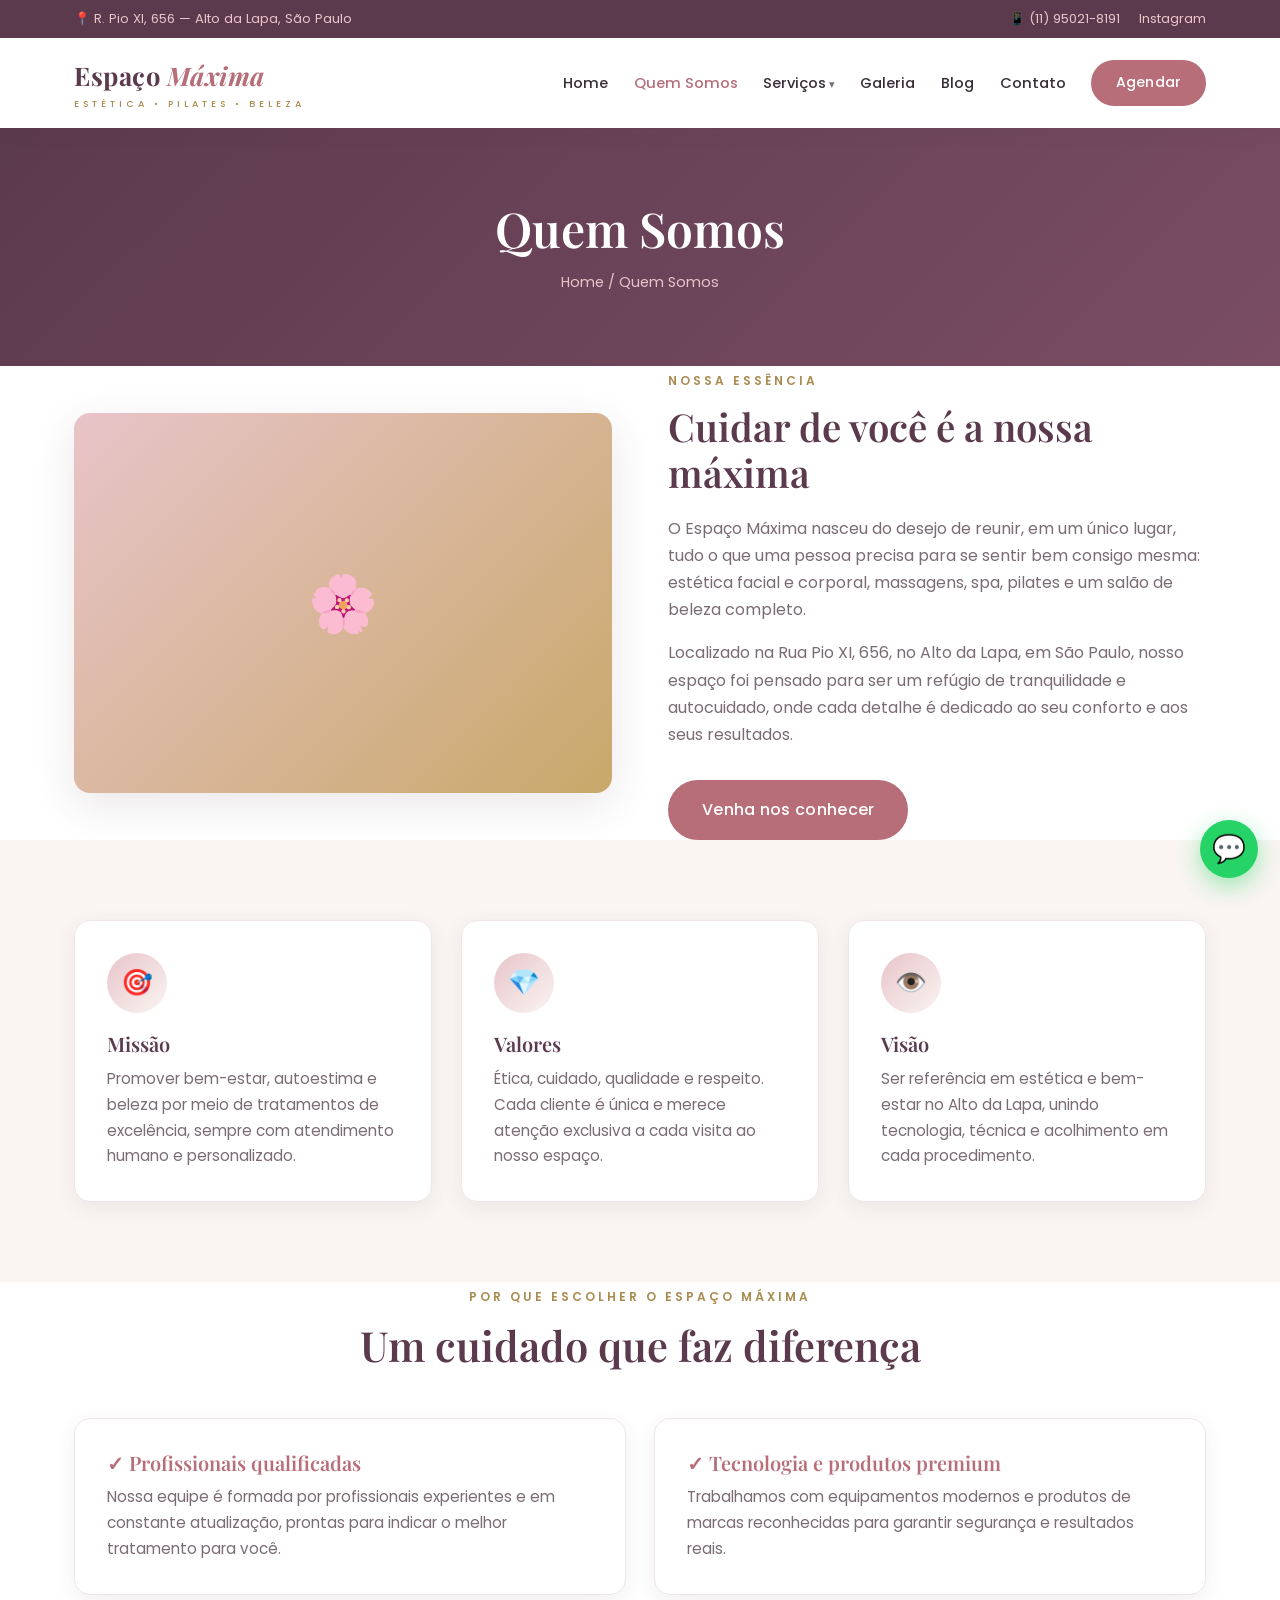
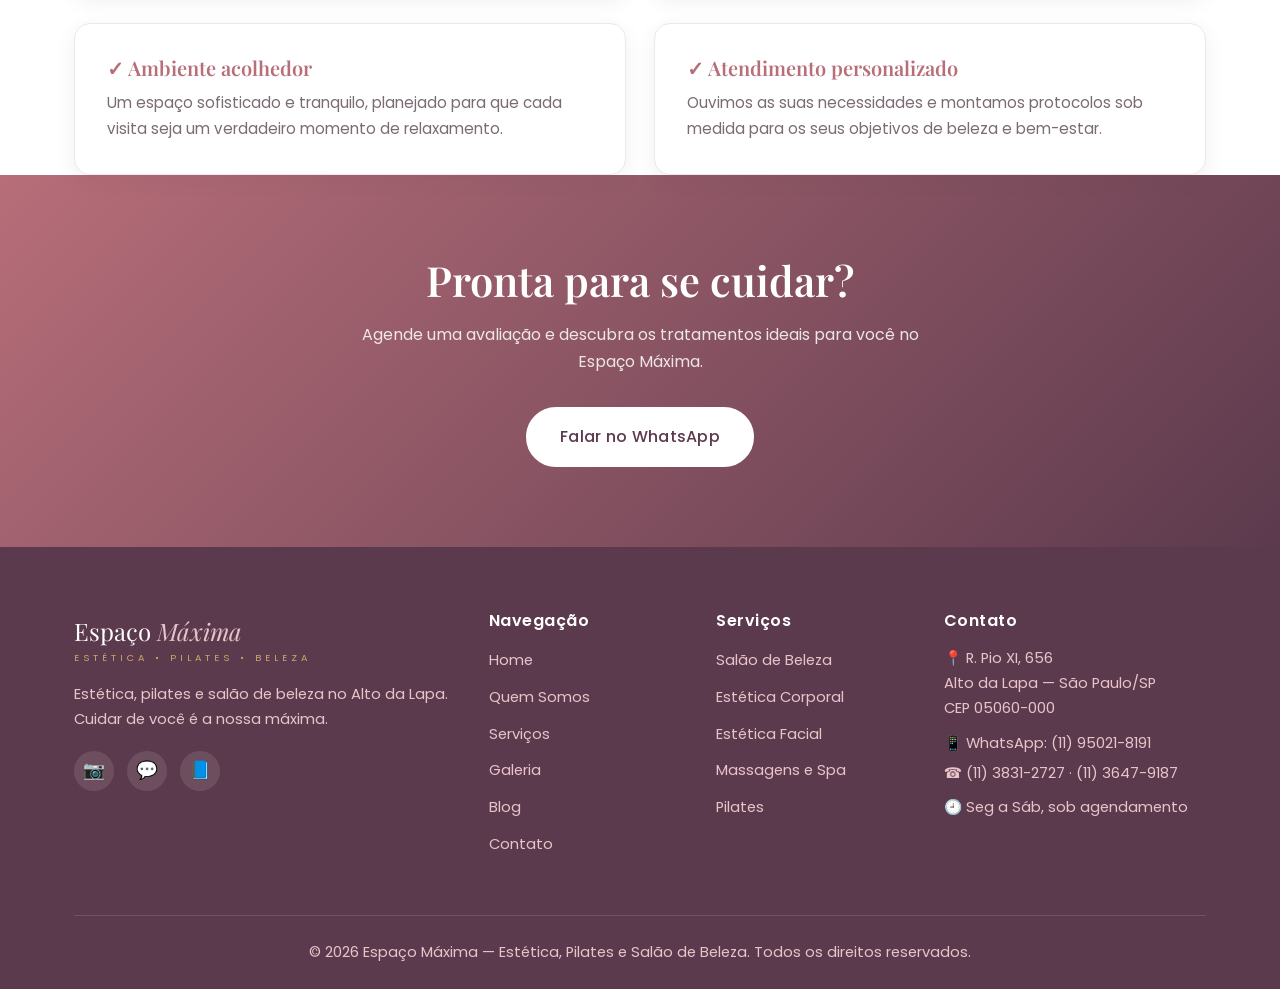
<file: quem-somos.html>
<!DOCTYPE html>
<html lang="pt-BR">
<head>
    <meta charset="UTF-8">
    <meta name="viewport" content="width=device-width, initial-scale=1.0">
    <meta name="description" content="Conheça o Espaço Máxima — estética, pilates e salão de beleza no Alto da Lapa, São Paulo. Nossa história, missão e compromisso com o seu bem-estar.">
    <title>Quem Somos — Espaço Máxima</title>
    <link rel="preconnect" href="https://fonts.googleapis.com">
    <link rel="preconnect" href="https://fonts.gstatic.com" crossorigin>
    <link href="https://fonts.googleapis.com/css2?family=Playfair+Display:ital,wght@0,500;0,600;0,700;1,500;1,600&family=Poppins:wght@300;400;500;600&display=swap" rel="stylesheet">
    <link rel="stylesheet" href="css/style.css">
</head>
<body>
    <header>
        <div class="topbar">
            <div class="container">
                <span>📍 R. Pio XI, 656 — Alto da Lapa, São Paulo</span>
                <div class="tb-right">
                    <a href="tel:+5511950218191">📱 (11) 95021-8191</a>
                    <a href="https://www.instagram.com/espacomaxima/" target="_blank" rel="noopener">Instagram</a>
                </div>
            </div>
        </div>
        <nav class="navbar">
            <a href="index.html" class="logo">Espaço <span>Máxima</span><small>Estética • Pilates • Beleza</small></a>
            <div class="menu-toggle"><span></span><span></span><span></span></div>
            <ul class="nav-menu">
                <li><a href="index.html">Home</a></li>
                <li><a href="quem-somos.html" class="active">Quem Somos</a></li>
                <li class="has-dropdown">
                    <a href="servicos.html">Serviços</a>
                    <ul class="dropdown">
                        <li><a href="salao-de-beleza.html">Salão de Beleza</a></li>
                        <li><a href="estetica-corporal.html">Estética Corporal</a></li>
                        <li><a href="estetica-facial.html">Estética Facial</a></li>
                        <li><a href="massagens-spa.html">Massagens e Spa</a></li>
                        <li><a href="pilates.html">Pilates</a></li>
                    </ul>
                </li>
                <li><a href="galeria.html">Galeria</a></li>
                <li><a href="blog.html">Blog</a></li>
                <li><a href="contato.html">Contato</a></li>
                <li><a href="https://wa.me/5511950218191" class="btn" target="_blank" rel="noopener">Agendar</a></li>
            </ul>
        </nav>
    </header>

    <section class="page-banner">
        <div class="container">
            <h1>Quem Somos</h1>
            <div class="crumb"><a href="index.html">Home</a> / Quem Somos</div>
        </div>
    </section>

    <section class="container">
        <div class="split">
            <div class="media reveal">🌸</div>
            <div class="reveal">
                <span class="eyebrow" style="color:var(--gold-dark);text-transform:uppercase;letter-spacing:3px;font-size:.75rem;font-weight:600;">Nossa Essência</span>
                <h2 style="margin:.6rem 0 1.2rem;">Cuidar de você é a nossa máxima</h2>
                <p>O Espaço Máxima nasceu do desejo de reunir, em um único lugar, tudo o que uma pessoa precisa para se sentir bem consigo mesma: estética facial e corporal, massagens, spa, pilates e um salão de beleza completo.</p>
                <p>Localizado na Rua Pio XI, 656, no Alto da Lapa, em São Paulo, nosso espaço foi pensado para ser um refúgio de tranquilidade e autocuidado, onde cada detalhe é dedicado ao seu conforto e aos seus resultados.</p>
                <a href="contato.html" class="btn">Venha nos conhecer</a>
            </div>
        </div>
    </section>

    <section class="bg-cream">
        <div class="container">
            <div class="grid grid-3">
                <div class="card reveal">
                    <div class="icon">🎯</div>
                    <h3>Missão</h3>
                    <p>Promover bem-estar, autoestima e beleza por meio de tratamentos de excelência, sempre com atendimento humano e personalizado.</p>
                </div>
                <div class="card reveal">
                    <div class="icon">💎</div>
                    <h3>Valores</h3>
                    <p>Ética, cuidado, qualidade e respeito. Cada cliente é única e merece atenção exclusiva a cada visita ao nosso espaço.</p>
                </div>
                <div class="card reveal">
                    <div class="icon">👁️</div>
                    <h3>Visão</h3>
                    <p>Ser referência em estética e bem-estar no Alto da Lapa, unindo tecnologia, técnica e acolhimento em cada procedimento.</p>
                </div>
            </div>
        </div>
    </section>

    <section class="container">
        <div class="section-title reveal">
            <span class="eyebrow">Por que escolher o Espaço Máxima</span>
            <h2>Um cuidado que faz diferença</h2>
        </div>
        <div class="grid grid-2">
            <div class="card reveal">
                <h3 style="color:var(--rose);">✓ Profissionais qualificadas</h3>
                <p>Nossa equipe é formada por profissionais experientes e em constante atualização, prontas para indicar o melhor tratamento para você.</p>
            </div>
            <div class="card reveal">
                <h3 style="color:var(--rose);">✓ Tecnologia e produtos premium</h3>
                <p>Trabalhamos com equipamentos modernos e produtos de marcas reconhecidas para garantir segurança e resultados reais.</p>
            </div>
            <div class="card reveal">
                <h3 style="color:var(--rose);">✓ Ambiente acolhedor</h3>
                <p>Um espaço sofisticado e tranquilo, planejado para que cada visita seja um verdadeiro momento de relaxamento.</p>
            </div>
            <div class="card reveal">
                <h3 style="color:var(--rose);">✓ Atendimento personalizado</h3>
                <p>Ouvimos as suas necessidades e montamos protocolos sob medida para os seus objetivos de beleza e bem-estar.</p>
            </div>
        </div>
    </section>

    <section class="cta-band">
        <div class="container">
            <h2>Pronta para se cuidar?</h2>
            <p>Agende uma avaliação e descubra os tratamentos ideais para você no Espaço Máxima.</p>
            <a href="https://wa.me/5511950218191" class="btn" target="_blank" rel="noopener">Falar no WhatsApp</a>
        </div>
    </section>

    <footer>
        <div class="container">
            <div class="footer-grid">
                <div>
                    <div class="footer-logo">Espaço <span>Máxima</span><small>Estética • Pilates • Beleza</small></div>
                    <p style="margin-top:1rem;">Estética, pilates e salão de beleza no Alto da Lapa. Cuidar de você é a nossa máxima.</p>
                    <div class="social">
                        <a href="https://www.instagram.com/espacomaxima/" target="_blank" rel="noopener" aria-label="Instagram">📷</a>
                        <a href="https://wa.me/5511950218191" target="_blank" rel="noopener" aria-label="WhatsApp">💬</a>
                        <a href="https://www.facebook.com/" target="_blank" rel="noopener" aria-label="Facebook">📘</a>
                    </div>
                </div>
                <div>
                    <h4>Navegação</h4>
                    <ul>
                        <li><a href="index.html">Home</a></li>
                        <li><a href="quem-somos.html">Quem Somos</a></li>
                        <li><a href="servicos.html">Serviços</a></li>
                        <li><a href="galeria.html">Galeria</a></li>
                        <li><a href="blog.html">Blog</a></li>
                        <li><a href="contato.html">Contato</a></li>
                    </ul>
                </div>
                <div>
                    <h4>Serviços</h4>
                    <ul>
                        <li><a href="salao-de-beleza.html">Salão de Beleza</a></li>
                        <li><a href="estetica-corporal.html">Estética Corporal</a></li>
                        <li><a href="estetica-facial.html">Estética Facial</a></li>
                        <li><a href="massagens-spa.html">Massagens e Spa</a></li>
                        <li><a href="pilates.html">Pilates</a></li>
                    </ul>
                </div>
                <div>
                    <h4>Contato</h4>
                    <p>📍 R. Pio XI, 656<br>Alto da Lapa — São Paulo/SP<br>CEP 05060-000</p>
                    <p style="margin-top:.6rem;">📱 WhatsApp: <a href="https://wa.me/5511950218191" target="_blank" rel="noopener">(11) 95021-8191</a></p>
                    <p style="margin-top:.3rem;">☎️ <a href="tel:+551138312727">(11) 3831-2727</a> · <a href="tel:+551136479187">(11) 3647-9187</a></p>
                    <p style="margin-top:.6rem;">🕘 Seg a Sáb, sob agendamento</p>
                </div>
            </div>
            <div class="footer-bottom">
                <p>© 2026 Espaço Máxima — Estética, Pilates e Salão de Beleza. Todos os direitos reservados.</p>
            </div>
        </div>
    </footer>

    <a href="https://wa.me/5511950218191" class="wa-float" target="_blank" rel="noopener" aria-label="WhatsApp">💬</a>
    <script src="js/main.js"></script>
</body>
</html>
</file>
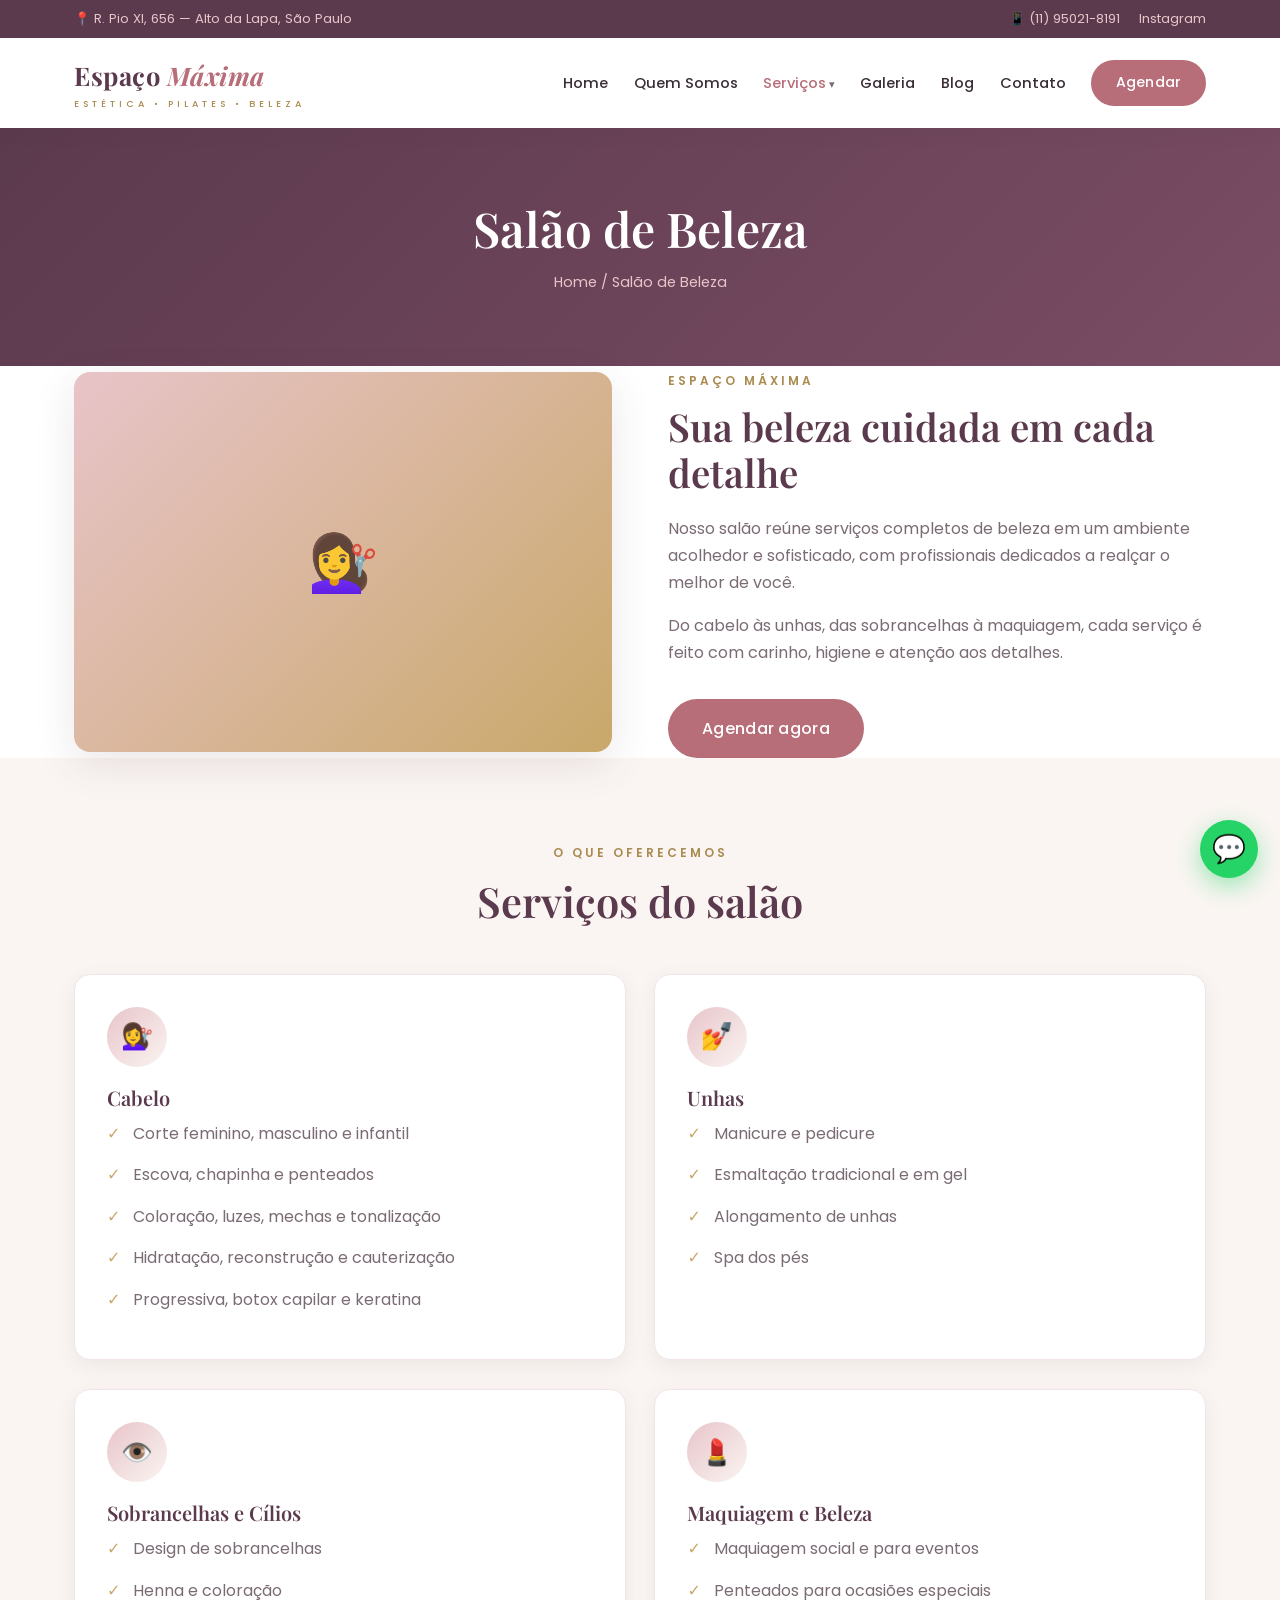
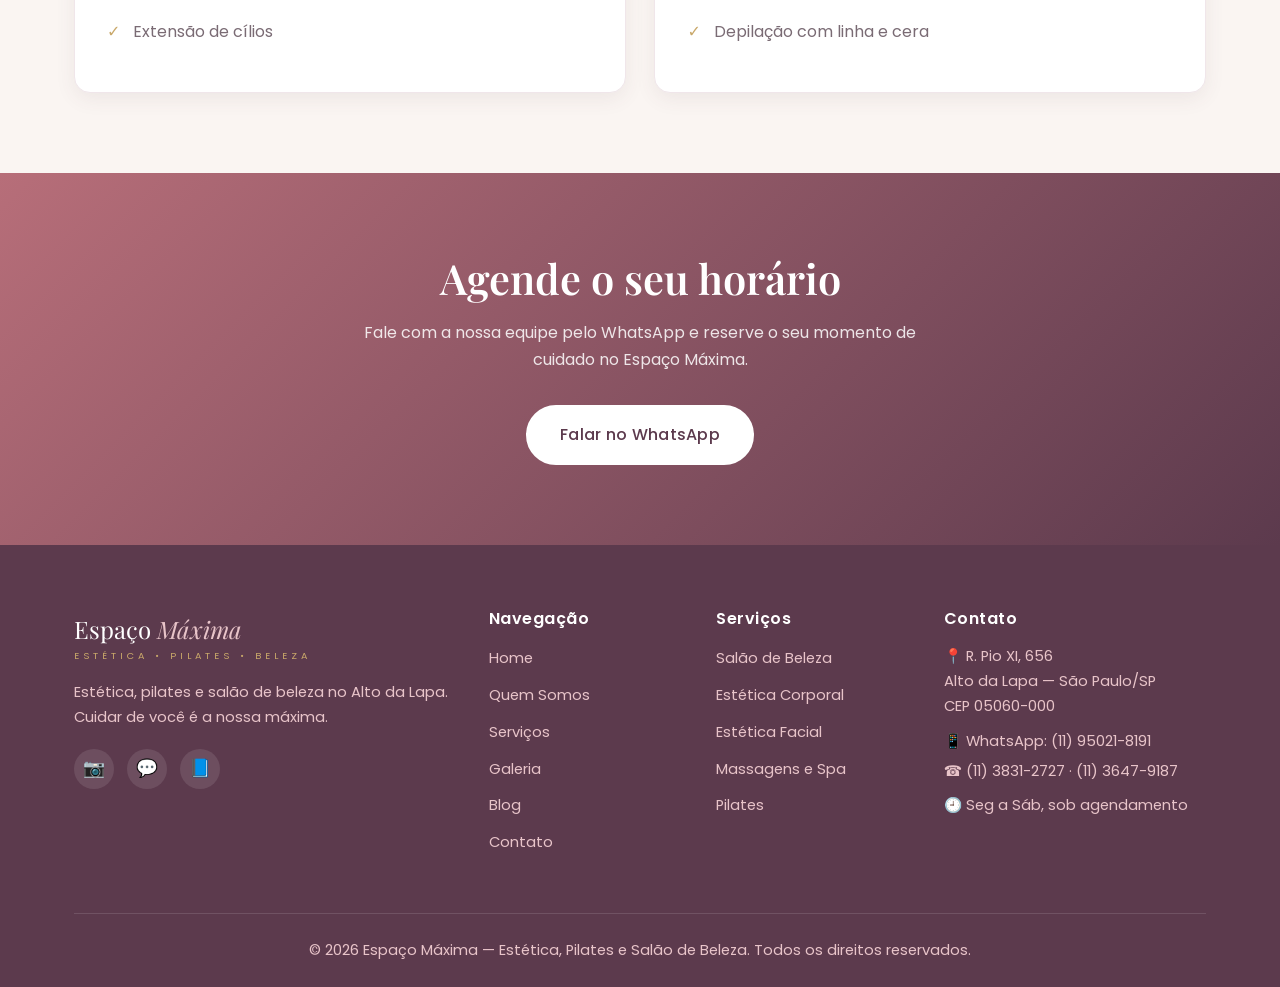
<file: salao-de-beleza.html>
<!DOCTYPE html>
<html lang="pt-BR">
<head>
    <meta charset="UTF-8">
    <meta name="viewport" content="width=device-width, initial-scale=1.0">
    <meta name="description" content="Salão de beleza no Espaço Máxima: cabelo (corte, coloração, luzes, keratina, botox capilar), unhas em gel, design de sobrancelhas, cílios e maquiagem no Alto da Lapa, São Paulo.">
    <title>Salão de Beleza — Espaço Máxima</title>
    <link rel="preconnect" href="https://fonts.googleapis.com">
    <link rel="preconnect" href="https://fonts.gstatic.com" crossorigin>
    <link href="https://fonts.googleapis.com/css2?family=Playfair+Display:ital,wght@0,500;0,600;0,700;1,500;1,600&family=Poppins:wght@300;400;500;600&display=swap" rel="stylesheet">
    <link rel="stylesheet" href="css/style.css">
</head>
<body>
    <header>
        <div class="topbar">
            <div class="container">
                <span>📍 R. Pio XI, 656 — Alto da Lapa, São Paulo</span>
                <div class="tb-right">
                    <a href="tel:+5511950218191">📱 (11) 95021-8191</a>
                    <a href="https://www.instagram.com/espacomaxima/" target="_blank" rel="noopener">Instagram</a>
                </div>
            </div>
        </div>
        <nav class="navbar">
            <a href="index.html" class="logo">Espaço <span>Máxima</span><small>Estética • Pilates • Beleza</small></a>
            <div class="menu-toggle"><span></span><span></span><span></span></div>
            <ul class="nav-menu">
                <li><a href="index.html">Home</a></li>
                <li><a href="quem-somos.html">Quem Somos</a></li>
                <li class="has-dropdown">
                    <a href="servicos.html" class="active">Serviços</a>
                    <ul class="dropdown">
                        <li><a href="salao-de-beleza.html">Salão de Beleza</a></li>
                        <li><a href="estetica-corporal.html">Estética Corporal</a></li>
                        <li><a href="estetica-facial.html">Estética Facial</a></li>
                        <li><a href="massagens-spa.html">Massagens e Spa</a></li>
                        <li><a href="pilates.html">Pilates</a></li>
                    </ul>
                </li>
                <li><a href="galeria.html">Galeria</a></li>
                <li><a href="blog.html">Blog</a></li>
                <li><a href="contato.html">Contato</a></li>
                <li><a href="https://wa.me/5511950218191" class="btn" target="_blank" rel="noopener">Agendar</a></li>
            </ul>
        </nav>
    </header>

    <section class="page-banner">
        <div class="container">
            <h1>Salão de Beleza</h1>
            <div class="crumb"><a href="index.html">Home</a> / Salão de Beleza</div>
        </div>
    </section>

    <section class="container">
        <div class="split">
            <div class="media reveal">💇‍♀️</div>
            <div class="reveal">
                <span style="color:var(--gold-dark);text-transform:uppercase;letter-spacing:3px;font-size:.75rem;font-weight:600;">Espaço Máxima</span>
                <h2 style="margin:.6rem 0 1.2rem;">Sua beleza cuidada em cada detalhe</h2>
                <p>Nosso salão reúne serviços completos de beleza em um ambiente acolhedor e sofisticado, com profissionais dedicados a realçar o melhor de você.</p>
                <p>Do cabelo às unhas, das sobrancelhas à maquiagem, cada serviço é feito com carinho, higiene e atenção aos detalhes.</p>
                <a href="https://wa.me/5511950218191" class="btn" target="_blank" rel="noopener">Agendar agora</a>
            </div>
        </div>
    </section>

    <section class="bg-cream">
        <div class="container">
            <div class="section-title reveal">
                <span class="eyebrow">O que oferecemos</span>
                <h2>Serviços do salão</h2>
            </div>
            <div class="grid grid-2">
            <div class="card reveal">
                <div class="icon">💇‍♀️</div>
                <h3>Cabelo</h3>
                <ul class="features" style="margin-top:.6rem;"><li>Corte feminino, masculino e infantil</li><li>Escova, chapinha e penteados</li><li>Coloração, luzes, mechas e tonalização</li><li>Hidratação, reconstrução e cauterização</li><li>Progressiva, botox capilar e keratina</li></ul>
            </div>
            <div class="card reveal">
                <div class="icon">💅</div>
                <h3>Unhas</h3>
                <ul class="features" style="margin-top:.6rem;"><li>Manicure e pedicure</li><li>Esmaltação tradicional e em gel</li><li>Alongamento de unhas</li><li>Spa dos pés</li></ul>
            </div>
            <div class="card reveal">
                <div class="icon">👁️</div>
                <h3>Sobrancelhas e Cílios</h3>
                <ul class="features" style="margin-top:.6rem;"><li>Design de sobrancelhas</li><li>Henna e coloração</li><li>Extensão de cílios</li></ul>
            </div>
            <div class="card reveal">
                <div class="icon">💄</div>
                <h3>Maquiagem e Beleza</h3>
                <ul class="features" style="margin-top:.6rem;"><li>Maquiagem social e para eventos</li><li>Penteados para ocasiões especiais</li><li>Depilação com linha e cera</li></ul>
            </div>
            </div>
        </div>
    </section>

    <section class="cta-band">
        <div class="container">
            <h2>Agende o seu horário</h2>
            <p>Fale com a nossa equipe pelo WhatsApp e reserve o seu momento de cuidado no Espaço Máxima.</p>
            <a href="https://wa.me/5511950218191" class="btn" target="_blank" rel="noopener">Falar no WhatsApp</a>
        </div>
    </section>

    <footer>
        <div class="container">
            <div class="footer-grid">
                <div>
                    <div class="footer-logo">Espaço <span>Máxima</span><small>Estética • Pilates • Beleza</small></div>
                    <p style="margin-top:1rem;">Estética, pilates e salão de beleza no Alto da Lapa. Cuidar de você é a nossa máxima.</p>
                    <div class="social">
                        <a href="https://www.instagram.com/espacomaxima/" target="_blank" rel="noopener" aria-label="Instagram">📷</a>
                        <a href="https://wa.me/5511950218191" target="_blank" rel="noopener" aria-label="WhatsApp">💬</a>
                        <a href="https://www.facebook.com/" target="_blank" rel="noopener" aria-label="Facebook">📘</a>
                    </div>
                </div>
                <div>
                    <h4>Navegação</h4>
                    <ul>
                        <li><a href="index.html">Home</a></li>
                        <li><a href="quem-somos.html">Quem Somos</a></li>
                        <li><a href="servicos.html">Serviços</a></li>
                        <li><a href="galeria.html">Galeria</a></li>
                        <li><a href="blog.html">Blog</a></li>
                        <li><a href="contato.html">Contato</a></li>
                    </ul>
                </div>
                <div>
                    <h4>Serviços</h4>
                    <ul>
                        <li><a href="salao-de-beleza.html">Salão de Beleza</a></li>
                        <li><a href="estetica-corporal.html">Estética Corporal</a></li>
                        <li><a href="estetica-facial.html">Estética Facial</a></li>
                        <li><a href="massagens-spa.html">Massagens e Spa</a></li>
                        <li><a href="pilates.html">Pilates</a></li>
                    </ul>
                </div>
                <div>
                    <h4>Contato</h4>
                    <p>📍 R. Pio XI, 656<br>Alto da Lapa — São Paulo/SP<br>CEP 05060-000</p>
                    <p style="margin-top:.6rem;">📱 WhatsApp: <a href="https://wa.me/5511950218191" target="_blank" rel="noopener">(11) 95021-8191</a></p>
                    <p style="margin-top:.3rem;">☎️ <a href="tel:+551138312727">(11) 3831-2727</a> · <a href="tel:+551136479187">(11) 3647-9187</a></p>
                    <p style="margin-top:.6rem;">🕘 Seg a Sáb, sob agendamento</p>
                </div>
            </div>
            <div class="footer-bottom">
                <p>© 2026 Espaço Máxima — Estética, Pilates e Salão de Beleza. Todos os direitos reservados.</p>
            </div>
        </div>
    </footer>

    <a href="https://wa.me/5511950218191" class="wa-float" target="_blank" rel="noopener" aria-label="WhatsApp">💬</a>
    <script src="js/main.js"></script>
</body>
</html>
</file>
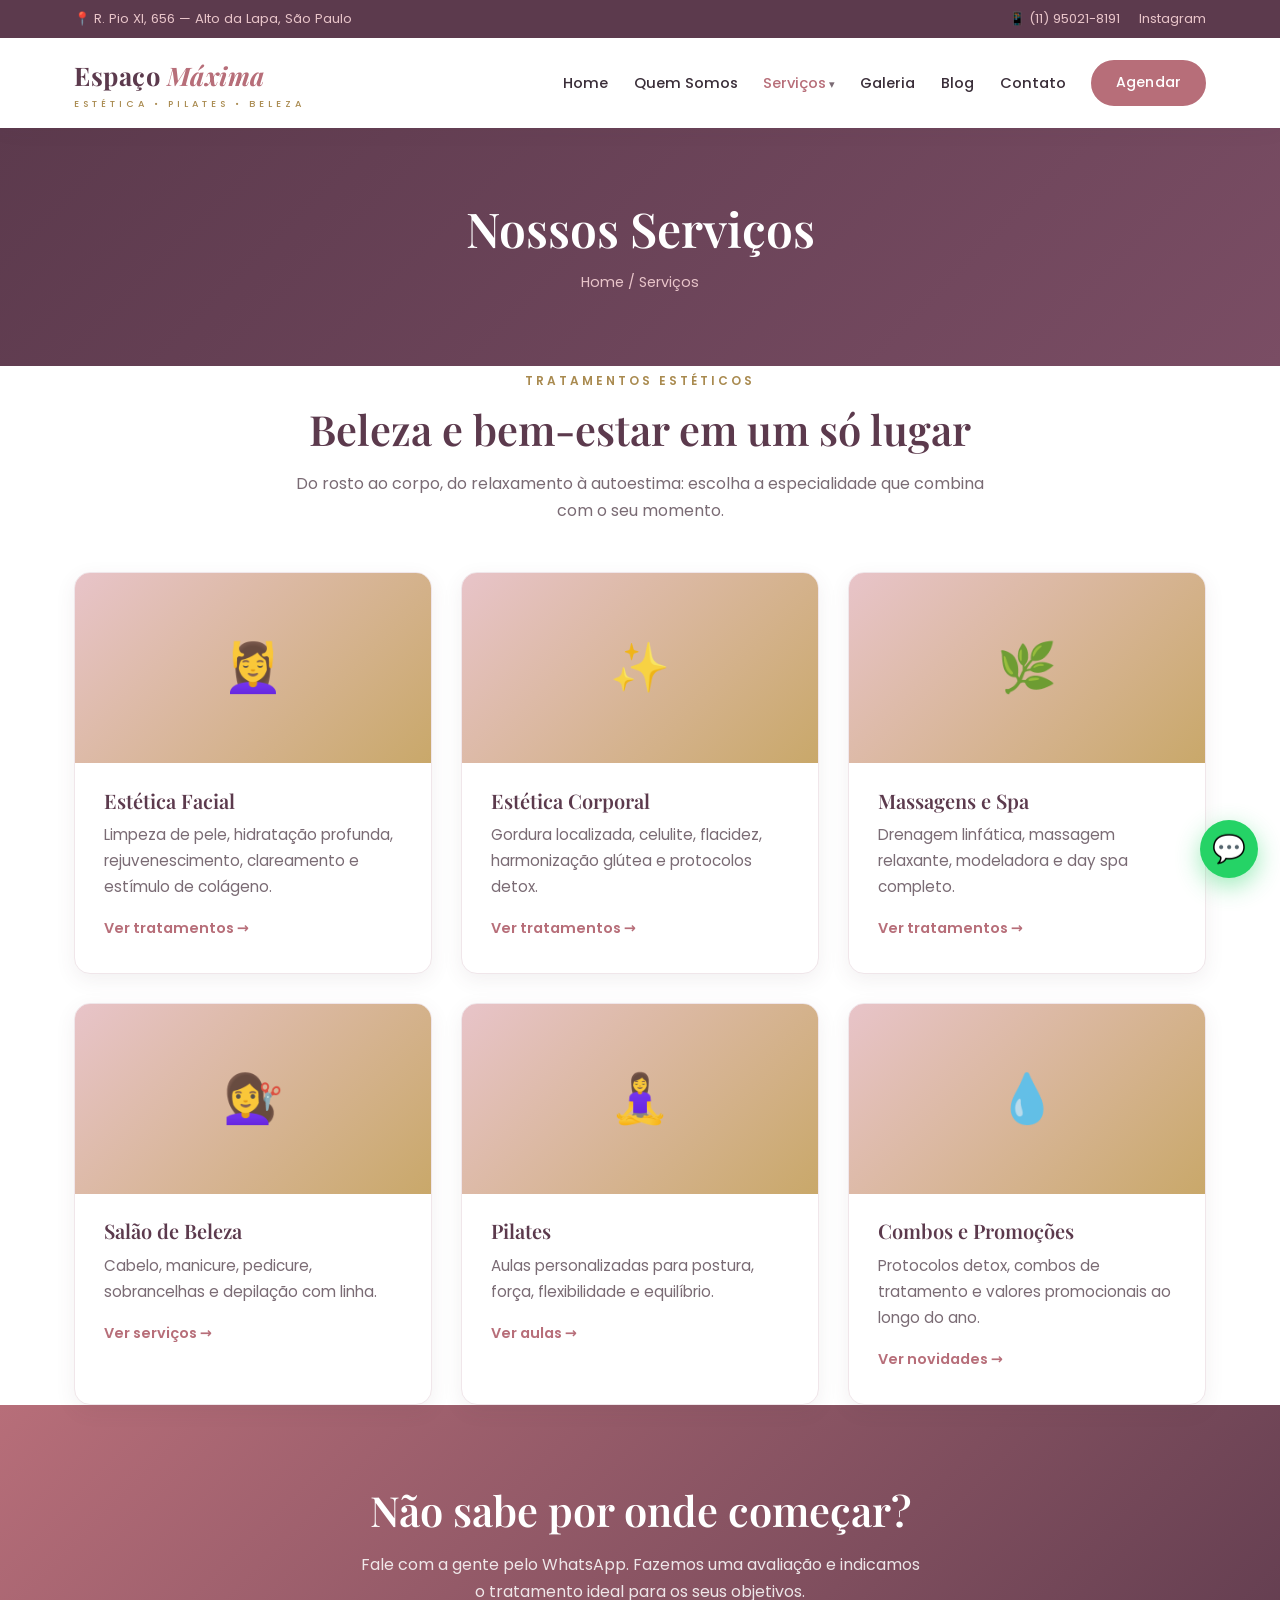
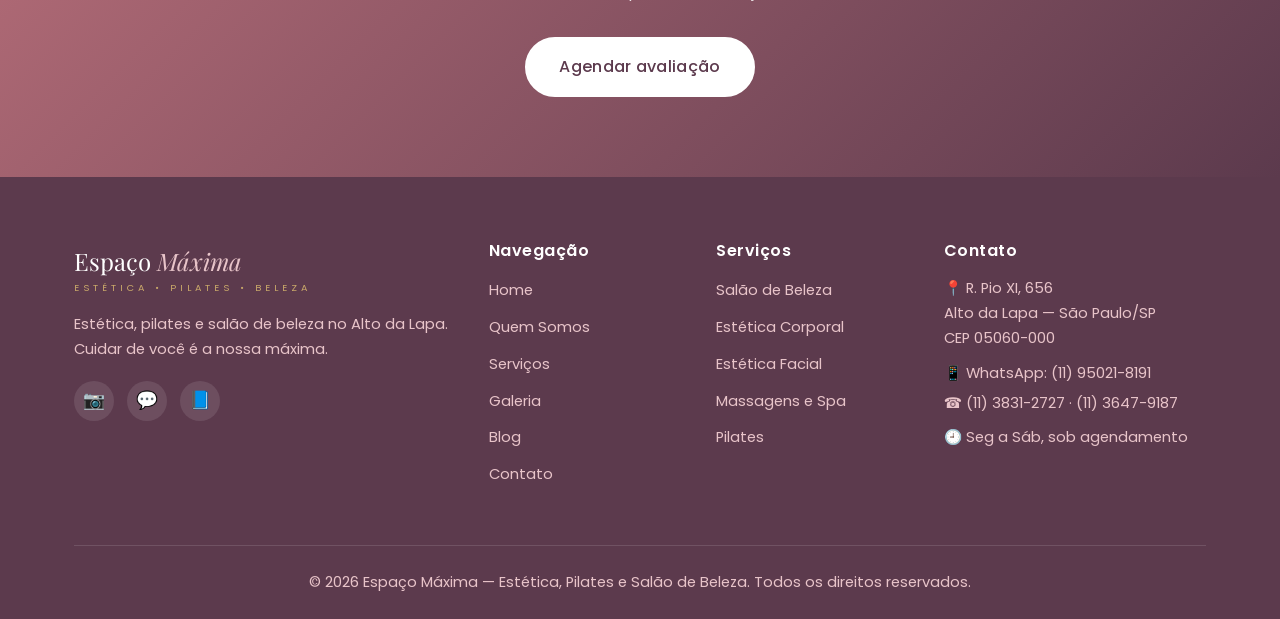
<file: servicos.html>
<!DOCTYPE html>
<html lang="pt-BR">
<head>
    <meta charset="UTF-8">
    <meta name="viewport" content="width=device-width, initial-scale=1.0">
    <meta name="description" content="Serviços do Espaço Máxima: estética facial e corporal, massagens, spa, pilates e salão de beleza no Alto da Lapa, São Paulo.">
    <title>Serviços — Espaço Máxima</title>
    <link rel="preconnect" href="https://fonts.googleapis.com">
    <link rel="preconnect" href="https://fonts.gstatic.com" crossorigin>
    <link href="https://fonts.googleapis.com/css2?family=Playfair+Display:ital,wght@0,500;0,600;0,700;1,500;1,600&family=Poppins:wght@300;400;500;600&display=swap" rel="stylesheet">
    <link rel="stylesheet" href="css/style.css">
</head>
<body>
    <header>
        <div class="topbar">
            <div class="container">
                <span>📍 R. Pio XI, 656 — Alto da Lapa, São Paulo</span>
                <div class="tb-right">
                    <a href="tel:+5511950218191">📱 (11) 95021-8191</a>
                    <a href="https://www.instagram.com/espacomaxima/" target="_blank" rel="noopener">Instagram</a>
                </div>
            </div>
        </div>
        <nav class="navbar">
            <a href="index.html" class="logo">Espaço <span>Máxima</span><small>Estética • Pilates • Beleza</small></a>
            <div class="menu-toggle"><span></span><span></span><span></span></div>
            <ul class="nav-menu">
                <li><a href="index.html">Home</a></li>
                <li><a href="quem-somos.html">Quem Somos</a></li>
                <li class="has-dropdown">
                    <a href="servicos.html" class="active">Serviços</a>
                    <ul class="dropdown">
                        <li><a href="salao-de-beleza.html">Salão de Beleza</a></li>
                        <li><a href="estetica-corporal.html">Estética Corporal</a></li>
                        <li><a href="estetica-facial.html">Estética Facial</a></li>
                        <li><a href="massagens-spa.html">Massagens e Spa</a></li>
                        <li><a href="pilates.html">Pilates</a></li>
                    </ul>
                </li>
                <li><a href="galeria.html">Galeria</a></li>
                <li><a href="blog.html">Blog</a></li>
                <li><a href="contato.html">Contato</a></li>
                <li><a href="https://wa.me/5511950218191" class="btn" target="_blank" rel="noopener">Agendar</a></li>
            </ul>
        </nav>
    </header>

    <section class="page-banner">
        <div class="container">
            <h1>Nossos Serviços</h1>
            <div class="crumb"><a href="index.html">Home</a> / Serviços</div>
        </div>
    </section>

    <section class="container">
        <div class="section-title reveal">
            <span class="eyebrow">Tratamentos Estéticos</span>
            <h2>Beleza e bem-estar em um só lugar</h2>
            <p>Do rosto ao corpo, do relaxamento à autoestima: escolha a especialidade que combina com o seu momento.</p>
        </div>
        <div class="grid grid-3">
            <div class="card service-card reveal">
                <div class="thumb">💆‍♀️</div>
                <div class="body">
                    <h3>Estética Facial</h3>
                    <p>Limpeza de pele, hidratação profunda, rejuvenescimento, clareamento e estímulo de colágeno.</p>
                    <a href="estetica-facial.html" class="more">Ver tratamentos →</a>
                </div>
            </div>
            <div class="card service-card reveal">
                <div class="thumb">✨</div>
                <div class="body">
                    <h3>Estética Corporal</h3>
                    <p>Gordura localizada, celulite, flacidez, harmonização glútea e protocolos detox.</p>
                    <a href="estetica-corporal.html" class="more">Ver tratamentos →</a>
                </div>
            </div>
            <div class="card service-card reveal">
                <div class="thumb">🌿</div>
                <div class="body">
                    <h3>Massagens e Spa</h3>
                    <p>Drenagem linfática, massagem relaxante, modeladora e day spa completo.</p>
                    <a href="massagens-spa.html" class="more">Ver tratamentos →</a>
                </div>
            </div>
            <div class="card service-card reveal">
                <div class="thumb">💇‍♀️</div>
                <div class="body">
                    <h3>Salão de Beleza</h3>
                    <p>Cabelo, manicure, pedicure, sobrancelhas e depilação com linha.</p>
                    <a href="salao-de-beleza.html" class="more">Ver serviços →</a>
                </div>
            </div>
            <div class="card service-card reveal">
                <div class="thumb">🧘‍♀️</div>
                <div class="body">
                    <h3>Pilates</h3>
                    <p>Aulas personalizadas para postura, força, flexibilidade e equilíbrio.</p>
                    <a href="pilates.html" class="more">Ver aulas →</a>
                </div>
            </div>
            <div class="card service-card reveal">
                <div class="thumb">💧</div>
                <div class="body">
                    <h3>Combos e Promoções</h3>
                    <p>Protocolos detox, combos de tratamento e valores promocionais ao longo do ano.</p>
                    <a href="blog.html" class="more">Ver novidades →</a>
                </div>
            </div>
        </div>
    </section>

    <section class="cta-band">
        <div class="container">
            <h2>Não sabe por onde começar?</h2>
            <p>Fale com a gente pelo WhatsApp. Fazemos uma avaliação e indicamos o tratamento ideal para os seus objetivos.</p>
            <a href="https://wa.me/5511950218191" class="btn" target="_blank" rel="noopener">Agendar avaliação</a>
        </div>
    </section>

    <footer>
        <div class="container">
            <div class="footer-grid">
                <div>
                    <div class="footer-logo">Espaço <span>Máxima</span><small>Estética • Pilates • Beleza</small></div>
                    <p style="margin-top:1rem;">Estética, pilates e salão de beleza no Alto da Lapa. Cuidar de você é a nossa máxima.</p>
                    <div class="social">
                        <a href="https://www.instagram.com/espacomaxima/" target="_blank" rel="noopener" aria-label="Instagram">📷</a>
                        <a href="https://wa.me/5511950218191" target="_blank" rel="noopener" aria-label="WhatsApp">💬</a>
                        <a href="https://www.facebook.com/" target="_blank" rel="noopener" aria-label="Facebook">📘</a>
                    </div>
                </div>
                <div>
                    <h4>Navegação</h4>
                    <ul>
                        <li><a href="index.html">Home</a></li>
                        <li><a href="quem-somos.html">Quem Somos</a></li>
                        <li><a href="servicos.html">Serviços</a></li>
                        <li><a href="galeria.html">Galeria</a></li>
                        <li><a href="blog.html">Blog</a></li>
                        <li><a href="contato.html">Contato</a></li>
                    </ul>
                </div>
                <div>
                    <h4>Serviços</h4>
                    <ul>
                        <li><a href="salao-de-beleza.html">Salão de Beleza</a></li>
                        <li><a href="estetica-corporal.html">Estética Corporal</a></li>
                        <li><a href="estetica-facial.html">Estética Facial</a></li>
                        <li><a href="massagens-spa.html">Massagens e Spa</a></li>
                        <li><a href="pilates.html">Pilates</a></li>
                    </ul>
                </div>
                <div>
                    <h4>Contato</h4>
                    <p>📍 R. Pio XI, 656<br>Alto da Lapa — São Paulo/SP<br>CEP 05060-000</p>
                    <p style="margin-top:.6rem;">📱 WhatsApp: <a href="https://wa.me/5511950218191" target="_blank" rel="noopener">(11) 95021-8191</a></p>
                    <p style="margin-top:.3rem;">☎️ <a href="tel:+551138312727">(11) 3831-2727</a> · <a href="tel:+551136479187">(11) 3647-9187</a></p>
                    <p style="margin-top:.6rem;">🕘 Seg a Sáb, sob agendamento</p>
                </div>
            </div>
            <div class="footer-bottom">
                <p>© 2026 Espaço Máxima — Estética, Pilates e Salão de Beleza. Todos os direitos reservados.</p>
            </div>
        </div>
    </footer>

    <a href="https://wa.me/5511950218191" class="wa-float" target="_blank" rel="noopener" aria-label="WhatsApp">💬</a>
    <script src="js/main.js"></script>
</body>
</html>
</file>
<file: css/style.css>
/* =============================================================
   Espaço Máxima — Estética, Pilates e Salão de Beleza
   Folha de estilos principal
   ============================================================= */

:root {
    --plum: #5c3a4d;        /* mauve escuro / marca */
    --rose: #b76e79;        /* rosé principal */
    --rose-soft: #e8c4c9;   /* rosé claro */
    --gold: #c9a86a;        /* dourado (destaque) */
    --gold-dark: #a98a4f;
    --cream: #faf5f2;       /* fundo claro */
    --ink: #3a2e39;         /* texto escuro */
    --muted: #7a6b74;       /* texto secundário */
    --white: #ffffff;
    --shadow: 0 12px 40px rgba(92, 58, 77, .12);
    --shadow-sm: 0 6px 20px rgba(92, 58, 77, .08);
    --radius: 16px;
    --transition: .3s ease;
    --max: 1180px;
}

* { margin: 0; padding: 0; box-sizing: border-box; }

html { scroll-behavior: smooth; }

body {
    font-family: 'Poppins', 'Segoe UI', system-ui, sans-serif;
    color: var(--ink);
    background: var(--white);
    line-height: 1.7;
    overflow-x: hidden;
}

h1, h2, h3, h4 {
    font-family: 'Playfair Display', Georgia, serif;
    font-weight: 600;
    line-height: 1.2;
    color: var(--plum);
}

a { text-decoration: none; color: inherit; }
img { max-width: 100%; display: block; }

.container { max-width: var(--max); margin: 0 auto; padding: 0 1.5rem; }

section { padding: 5rem 0; }

.bg-cream { background: var(--cream); }
.bg-plum { background: var(--plum); color: var(--white); }
.text-center { text-align: center; }

/* ---------- Section headings ---------- */
.section-title { text-align: center; max-width: 700px; margin: 0 auto 3rem; }
.section-title .eyebrow {
    display: inline-block;
    font-family: 'Poppins', sans-serif;
    text-transform: uppercase;
    letter-spacing: 3px;
    font-size: .75rem;
    font-weight: 600;
    color: var(--gold-dark);
    margin-bottom: .75rem;
}
.section-title h2 { font-size: clamp(1.8rem, 4vw, 2.6rem); }
.section-title p { color: var(--muted); margin-top: 1rem; }
.bg-plum .section-title h2, .bg-plum h2, .bg-plum h3 { color: var(--white); }

/* ---------- Buttons ---------- */
.btn {
    display: inline-block;
    background: var(--rose);
    color: var(--white);
    padding: .9rem 2rem;
    border-radius: 50px;
    font-weight: 500;
    letter-spacing: .3px;
    transition: var(--transition);
    border: 2px solid var(--rose);
    cursor: pointer;
}
.btn:hover { background: var(--plum); border-color: var(--plum); transform: translateY(-2px); box-shadow: var(--shadow-sm); }
.btn-outline { background: transparent; color: var(--plum); border-color: var(--rose); }
.btn-outline:hover { background: var(--rose); color: var(--white); }
.btn-gold { background: var(--gold); border-color: var(--gold); color: var(--white); }
.btn-gold:hover { background: var(--gold-dark); border-color: var(--gold-dark); }
.btn + .btn { margin-left: .75rem; }

/* ---------- Header / Nav ---------- */
header {
    position: sticky; top: 0; z-index: 1000;
    background: rgba(255,255,255,.96);
    backdrop-filter: blur(8px);
    box-shadow: 0 2px 20px rgba(92,58,77,.06);
}
.topbar {
    background: var(--plum); color: var(--rose-soft);
    font-size: .82rem;
}
.topbar .container { display: flex; justify-content: space-between; align-items: center; gap: 1rem; padding-top: .5rem; padding-bottom: .5rem; flex-wrap: wrap; }
.topbar a { color: var(--rose-soft); transition: var(--transition); }
.topbar a:hover { color: var(--white); }
.topbar .tb-right { display: flex; gap: 1.2rem; }

.navbar { display: flex; align-items: center; justify-content: space-between; padding: 1rem 1.5rem; max-width: var(--max); margin: 0 auto; }
.logo { font-family: 'Playfair Display', serif; font-size: 1.6rem; font-weight: 700; color: var(--plum); letter-spacing: .5px; }
.logo span { color: var(--rose); font-style: italic; }
.logo small { display: block; font-family: 'Poppins', sans-serif; font-size: .58rem; letter-spacing: 4px; text-transform: uppercase; color: var(--gold-dark); font-weight: 500; margin-top: -2px; }

.nav-menu { display: flex; align-items: center; gap: 1.6rem; list-style: none; }
.nav-menu > li { position: relative; }
.nav-menu a { font-size: .92rem; font-weight: 500; color: var(--ink); padding: .4rem 0; transition: var(--transition); }
.nav-menu a:hover, .nav-menu a.active { color: var(--rose); }
.nav-menu .btn { color: var(--white); padding: .55rem 1.4rem; font-size: .88rem; }
.nav-menu .btn:hover { color: var(--white); }

/* Dropdown */
.has-dropdown > a::after { content: ' ▾'; font-size: .7rem; color: var(--muted); }
.dropdown {
    position: absolute; top: 130%; left: 50%; transform: translateX(-50%);
    background: var(--white); min-width: 210px; border-radius: 12px;
    box-shadow: var(--shadow); padding: .6rem; list-style: none;
    opacity: 0; visibility: hidden; transition: var(--transition);
}
.has-dropdown:hover .dropdown { opacity: 1; visibility: visible; top: 115%; }
.dropdown li a { display: block; padding: .55rem .8rem; border-radius: 8px; font-size: .88rem; }
.dropdown li a:hover { background: var(--cream); color: var(--rose); }

.menu-toggle { display: none; flex-direction: column; gap: 5px; cursor: pointer; }
.menu-toggle span { width: 26px; height: 2px; background: var(--plum); transition: var(--transition); border-radius: 2px; }

/* ---------- Hero ---------- */
.hero {
    position: relative; padding: 7rem 0;
    background: linear-gradient(135deg, #f6e7e4 0%, #efe0e6 50%, #f3ead9 100%);
    text-align: center; overflow: hidden;
}
.hero::before, .hero::after {
    content: ''; position: absolute; border-radius: 50%; filter: blur(2px); opacity: .5;
}
.hero::before { width: 320px; height: 320px; background: radial-gradient(circle, var(--rose-soft), transparent 70%); top: -80px; left: -60px; }
.hero::after { width: 380px; height: 380px; background: radial-gradient(circle, #ecdcb9, transparent 70%); bottom: -120px; right: -80px; }
.hero-content { position: relative; z-index: 2; max-width: 760px; margin: 0 auto; }
.hero .eyebrow { color: var(--gold-dark); text-transform: uppercase; letter-spacing: 4px; font-size: .8rem; font-weight: 600; }
.hero h1 { font-size: clamp(2.2rem, 6vw, 4rem); margin: 1rem 0 1.2rem; }
.hero h1 em { color: var(--rose); font-style: italic; }
.hero p { font-size: 1.15rem; color: var(--muted); max-width: 600px; margin: 0 auto 2rem; }
.hero .btn-row { display: flex; gap: 1rem; justify-content: center; flex-wrap: wrap; }

/* Page banner (inner pages) */
.page-banner {
    background: linear-gradient(135deg, var(--plum), #7a4d64);
    color: var(--white); text-align: center; padding: 4.5rem 0;
}
.page-banner h1 { color: var(--white); font-size: clamp(2rem, 5vw, 3rem); }
.page-banner .crumb { margin-top: .8rem; color: var(--rose-soft); font-size: .9rem; }
.page-banner .crumb a { color: var(--rose-soft); }
.page-banner .crumb a:hover { color: var(--white); }

/* ---------- Cards grid ---------- */
.grid { display: grid; gap: 1.8rem; }
.grid-2 { grid-template-columns: repeat(2, 1fr); }
.grid-3 { grid-template-columns: repeat(3, 1fr); }
.grid-4 { grid-template-columns: repeat(4, 1fr); }

.card {
    background: var(--white); border-radius: var(--radius); padding: 2rem;
    box-shadow: var(--shadow-sm); transition: var(--transition);
    border: 1px solid #f0e6ea;
}
.card:hover { transform: translateY(-6px); box-shadow: var(--shadow); }
.card .icon {
    width: 60px; height: 60px; border-radius: 50%;
    background: linear-gradient(135deg, var(--rose-soft), var(--cream));
    display: flex; align-items: center; justify-content: center;
    font-size: 1.6rem; margin-bottom: 1.2rem;
}
.card h3 { font-size: 1.25rem; margin-bottom: .6rem; }
.card p { color: var(--muted); font-size: .95rem; }
.card .more { display: inline-block; margin-top: 1rem; color: var(--rose); font-weight: 600; font-size: .9rem; }
.card .more:hover { color: var(--plum); }

/* Service card with image placeholder */
.service-card { padding: 0; overflow: hidden; }
.service-card .thumb {
    height: 190px;
    background: linear-gradient(135deg, var(--rose-soft), var(--gold));
    display: flex; align-items: center; justify-content: center;
    font-size: 3rem; color: rgba(255,255,255,.85);
}
.service-card .body { padding: 1.6rem 1.8rem 2rem; }

/* ---------- Split section (image + text) ---------- */
.split { display: grid; grid-template-columns: 1fr 1fr; gap: 3.5rem; align-items: center; }
.split .media {
    min-height: 380px; border-radius: var(--radius);
    background: linear-gradient(135deg, var(--rose-soft), var(--gold));
    display: flex; align-items: center; justify-content: center;
    color: rgba(255,255,255,.9); font-size: 3.5rem; box-shadow: var(--shadow);
}
.split h2 { font-size: clamp(1.6rem, 3.5vw, 2.4rem); margin-bottom: 1.2rem; }
.split p { color: var(--muted); margin-bottom: 1rem; }
.split .btn { margin-top: 1rem; }

/* ---------- Feature list ---------- */
.features { list-style: none; }
.features li { display: flex; gap: .8rem; align-items: flex-start; margin-bottom: .9rem; color: var(--muted); }
.features li::before { content: '✓'; color: var(--gold); font-weight: 700; flex-shrink: 0; }

/* ---------- Stats ---------- */
.stats { display: grid; grid-template-columns: repeat(4, 1fr); gap: 2rem; text-align: center; }
.stats .num { font-family: 'Playfair Display', serif; font-size: 2.6rem; color: var(--gold); font-weight: 700; }
.stats .label { color: var(--rose-soft); font-size: .9rem; letter-spacing: 1px; text-transform: uppercase; }

/* ---------- Gallery ---------- */
.gallery { display: grid; grid-template-columns: repeat(3, 1fr); gap: 1rem; }
.gallery .item {
    aspect-ratio: 1; border-radius: 12px; overflow: hidden;
    background: linear-gradient(135deg, var(--rose-soft), var(--gold));
    display: flex; align-items: center; justify-content: center;
    color: rgba(255,255,255,.85); font-size: 2rem; transition: var(--transition);
}
.gallery .item:hover { transform: scale(1.03); box-shadow: var(--shadow); }

/* ---------- Blog ---------- */
.post-card { background: var(--white); border-radius: var(--radius); overflow: hidden; box-shadow: var(--shadow-sm); transition: var(--transition); border: 1px solid #f0e6ea; display: flex; flex-direction: column; }
.post-card:hover { transform: translateY(-5px); box-shadow: var(--shadow); }
.post-card .thumb { height: 180px; background: linear-gradient(135deg, var(--rose-soft), var(--gold)); display: flex; align-items: center; justify-content: center; font-size: 2.4rem; color: rgba(255,255,255,.85); }
.post-card .body { padding: 1.5rem; display: flex; flex-direction: column; flex: 1; }
.post-card .tag { font-size: .72rem; text-transform: uppercase; letter-spacing: 2px; color: var(--gold-dark); font-weight: 600; margin-bottom: .5rem; }
.post-card h3 { font-size: 1.15rem; margin-bottom: .7rem; }
.post-card p { color: var(--muted); font-size: .9rem; flex: 1; }
.post-card .more { margin-top: 1rem; color: var(--rose); font-weight: 600; font-size: .88rem; }

/* ---------- Testimonials ---------- */
.quote { background: var(--white); border-radius: var(--radius); padding: 2rem; box-shadow: var(--shadow-sm); border: 1px solid #f0e6ea; }
.quote .stars { color: var(--gold); margin-bottom: .8rem; }
.quote p { font-style: italic; color: var(--ink); margin-bottom: 1rem; }
.quote .who { font-weight: 600; color: var(--plum); font-size: .95rem; }

/* ---------- CTA band ---------- */
.cta-band { background: linear-gradient(135deg, var(--rose), var(--plum)); color: var(--white); text-align: center; }
.cta-band h2 { color: var(--white); font-size: clamp(1.8rem, 4vw, 2.6rem); }
.cta-band p { color: rgba(255,255,255,.85); max-width: 560px; margin: 1rem auto 2rem; }
.cta-band .btn { background: var(--white); color: var(--plum); border-color: var(--white); }
.cta-band .btn:hover { background: var(--gold); border-color: var(--gold); color: var(--white); }

/* ---------- Contact ---------- */
.contact-grid { display: grid; grid-template-columns: 1fr 1fr; gap: 3rem; }
.info-item { display: flex; gap: 1rem; align-items: flex-start; margin-bottom: 1.6rem; }
.info-item .ic { width: 46px; height: 46px; flex-shrink: 0; border-radius: 50%; background: var(--cream); display: flex; align-items: center; justify-content: center; font-size: 1.2rem; }
.info-item h4 { color: var(--plum); margin-bottom: .2rem; font-family: 'Poppins', sans-serif; font-size: 1rem; }
.info-item p, .info-item a { color: var(--muted); font-size: .95rem; }

.contact-form { background: var(--white); padding: 2rem; border-radius: var(--radius); box-shadow: var(--shadow-sm); border: 1px solid #f0e6ea; }
.contact-form label { display: block; font-size: .85rem; font-weight: 500; margin-bottom: .3rem; color: var(--plum); }
.form-group { margin-bottom: 1.1rem; }
.contact-form input, .contact-form textarea, .contact-form select {
    width: 100%; padding: .8rem 1rem; border: 1px solid #e6d8de; border-radius: 10px;
    font-family: inherit; font-size: .95rem; color: var(--ink); background: var(--cream); transition: var(--transition);
}
.contact-form input:focus, .contact-form textarea:focus, .contact-form select:focus { outline: none; border-color: var(--rose); background: var(--white); }
.contact-form textarea { resize: vertical; min-height: 120px; }

.map-embed { border-radius: var(--radius); overflow: hidden; box-shadow: var(--shadow-sm); min-height: 320px; border: 0; width: 100%; }

/* ---------- WhatsApp float ---------- */
.wa-float {
    position: fixed; right: 22px; bottom: 22px; z-index: 999;
    width: 58px; height: 58px; border-radius: 50%;
    background: #25d366; color: #fff; display: flex; align-items: center; justify-content: center;
    font-size: 1.7rem; box-shadow: 0 8px 24px rgba(37,211,102,.45);
    transition: var(--transition);
}
.wa-float:hover { transform: scale(1.08); }

/* ---------- Footer ---------- */
footer { background: var(--plum); color: var(--rose-soft); padding: 4rem 0 1.5rem; }
.footer-grid { display: grid; grid-template-columns: 2fr 1fr 1fr 1.4fr; gap: 2.5rem; }
footer h3 { color: var(--white); margin-bottom: 1rem; font-size: 1.3rem; }
footer h4 { color: var(--white); margin-bottom: 1rem; font-family: 'Poppins', sans-serif; font-size: 1rem; letter-spacing: .5px; }
footer p, footer a { color: var(--rose-soft); font-size: .92rem; }
footer ul { list-style: none; }
footer ul li { margin-bottom: .6rem; }
footer ul a:hover { color: var(--white); padding-left: 4px; transition: var(--transition); }
.footer-logo { font-family: 'Playfair Display', serif; font-size: 1.5rem; color: var(--white); }
.footer-logo span { color: var(--rose-soft); font-style: italic; }
.footer-logo small { display: block; font-family: 'Poppins', sans-serif; font-size: .6rem; letter-spacing: 4px; text-transform: uppercase; color: var(--gold); margin-top: -2px; }
.social { display: flex; gap: .8rem; margin-top: 1.2rem; }
.social a { width: 40px; height: 40px; border-radius: 50%; background: rgba(255,255,255,.1); display: flex; align-items: center; justify-content: center; font-size: 1.1rem; transition: var(--transition); }
.social a:hover { background: var(--rose); color: var(--white); transform: translateY(-3px); }
.footer-bottom { border-top: 1px solid rgba(255,255,255,.12); margin-top: 3rem; padding-top: 1.5rem; text-align: center; font-size: .85rem; color: rgba(232,196,201,.7); }
.footer-bottom a { color: var(--gold); }

/* ---------- Animations ---------- */
/* Only hide reveal elements when JS is active, so content is always visible without JS */
.js .reveal { opacity: 0; transform: translateY(30px); transition: opacity .7s ease, transform .7s ease; }
.js .reveal.visible { opacity: 1; transform: translateY(0); }

/* ---------- Responsive ---------- */
@media (max-width: 900px) {
    .grid-4 { grid-template-columns: repeat(2, 1fr); }
    .stats { grid-template-columns: repeat(2, 1fr); gap: 2.5rem 1rem; }
    .split { grid-template-columns: 1fr; }
    .split .media { min-height: 280px; }
    .contact-grid { grid-template-columns: 1fr; }
    .footer-grid { grid-template-columns: 1fr 1fr; }
}

@media (max-width: 680px) {
    section { padding: 3.5rem 0; }
    .menu-toggle { display: flex; }
    .nav-menu {
        position: fixed; top: 0; right: -100%; height: 100vh; width: 78%; max-width: 320px;
        background: var(--white); flex-direction: column; align-items: flex-start;
        padding: 5rem 2rem 2rem; gap: 1.2rem; box-shadow: -10px 0 40px rgba(0,0,0,.15);
        transition: right .35s ease; overflow-y: auto;
    }
    .nav-menu.active { right: 0; }
    .nav-menu .has-dropdown .dropdown { position: static; transform: none; opacity: 1; visibility: visible; box-shadow: none; padding: .3rem 0 .3rem 1rem; min-width: auto; }
    .has-dropdown:hover .dropdown { top: auto; }
    .grid-2, .grid-3, .grid-4 { grid-template-columns: 1fr; }
    .gallery { grid-template-columns: repeat(2, 1fr); }
    .footer-grid { grid-template-columns: 1fr; }
    .topbar { display: none; }
    .btn + .btn { margin-left: 0; }
}
</file>
